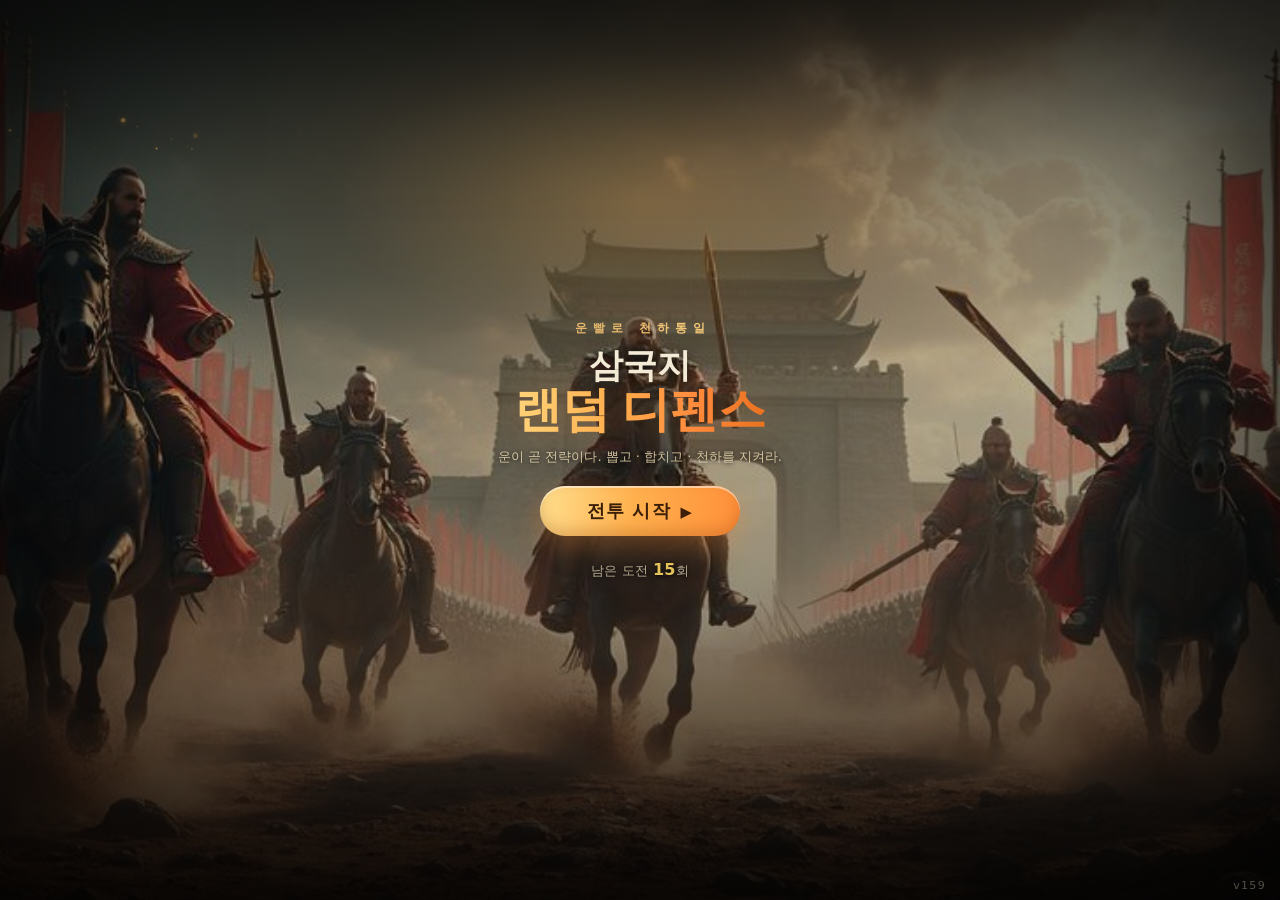
<file: index.html>
<!DOCTYPE html>
<html lang="ko" style="background:#0b0a08">
<head>
  <meta charset="utf-8">
  <meta name="viewport" content="width=device-width, initial-scale=1, maximum-scale=1, user-scalable=no, viewport-fit=cover">
  <meta name="theme-color" content="#171310">
  <meta name="color-scheme" content="dark">
  <meta name="mobile-web-app-capable" content="yes">
  <meta name="apple-mobile-web-app-capable" content="yes">
  <meta name="apple-mobile-web-app-status-bar-style" content="black-translucent">
  <title>삼국지 랜덤 디펜스</title>
  <link rel="manifest" href="manifest.json">
  <link rel="icon" href="assets/icon-192.png" type="image/png">
  <link rel="apple-touch-icon" href="assets/icon-192.png">
  <link rel="stylesheet" href="css/base.css">
  <link rel="stylesheet" href="css/screens.css">
  <link rel="stylesheet" href="css/effects.css">
</head>
<body>
  <!-- v117: 세로로 들어도 게임을 90° 돌려 항상 가로로 띄운다(강제 가로). 회전 요청 화면 제거. -->
  <div id="viewport">
    <div id="app">
      <header id="resource-bar"></header>
      <main id="screen-root"></main>
      <nav id="tab-bar"></nav>
    </div>
    <div id="fx-layer"></div>
    <div id="modal-root"></div>
  </div>
  <script type="module" src="js/main.js"></script>
</body>
</html>
</file>
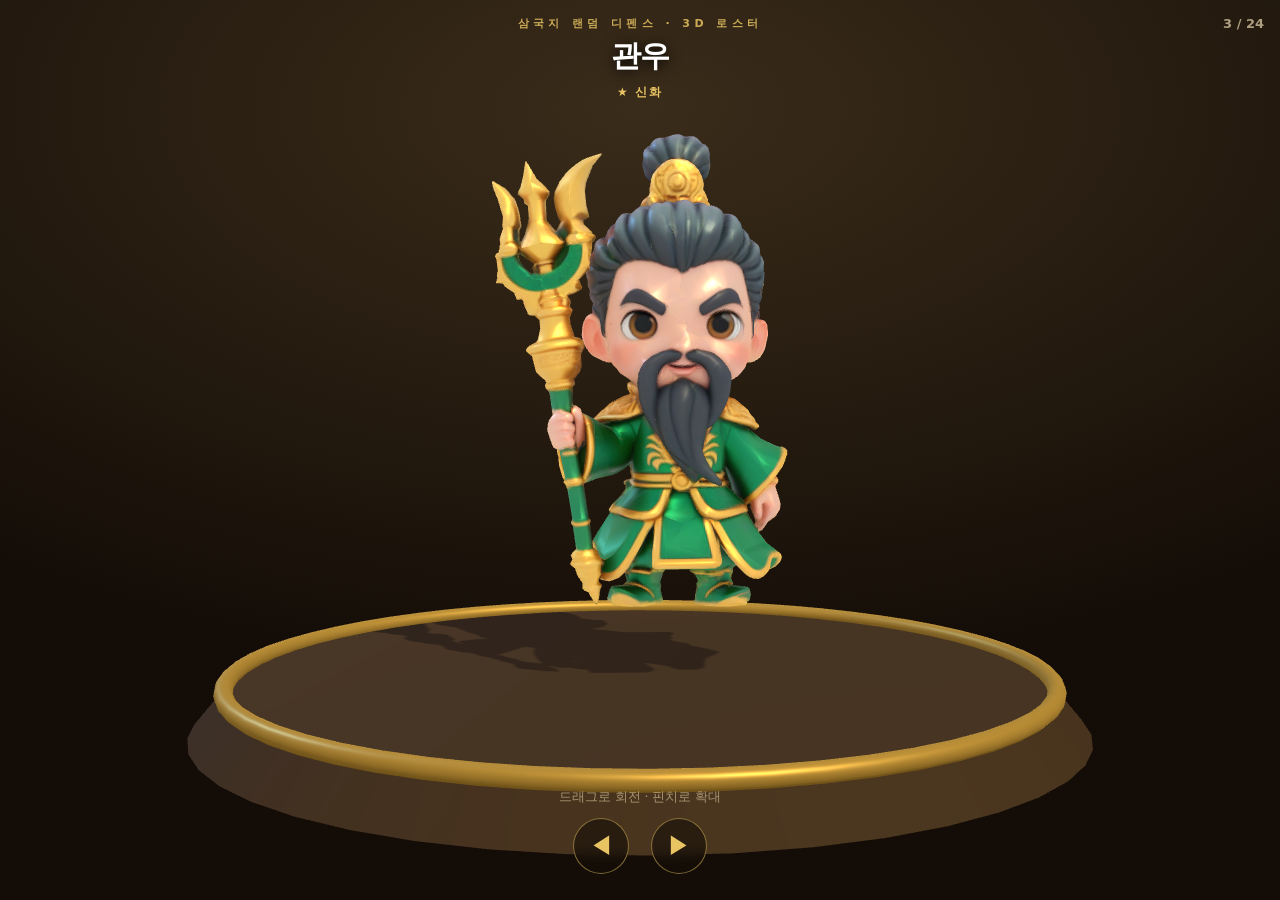
<file: 3d-preview.html>
<!doctype html><html lang="ko"><head>
<meta charset="utf-8"><meta name="viewport" content="width=device-width,initial-scale=1,maximum-scale=1,user-scalable=no">
<title>삼국지 3D 로스터</title>
<style>
  :root{--gold:#e8c463}
  *{margin:0;box-sizing:border-box;-webkit-tap-highlight-color:transparent}
  html,body{height:100%;background:radial-gradient(120% 90% at 50% 12%,#3a2c1a,#140d07 70%);overflow:hidden;font-family:system-ui,'Malgun Gothic',sans-serif;touch-action:none;user-select:none}
  #c{position:fixed;inset:0;width:100vw;height:100vh;display:block}
  .top{position:fixed;top:calc(env(safe-area-inset-top) + 16px);left:0;right:0;text-align:center;pointer-events:none;z-index:2}
  .eyebrow{color:var(--gold);letter-spacing:.4em;font-size:11px;font-weight:700;opacity:.85}
  .name{color:#fff;font-size:30px;font-weight:800;margin-top:5px;text-shadow:0 2px 14px #000;letter-spacing:-.5px}
  .rar{display:inline-block;margin-top:7px;font-size:12px;font-weight:700;color:var(--gold);letter-spacing:.15em}
  .count{position:fixed;top:calc(env(safe-area-inset-top) + 16px);right:16px;color:#e9d7b0;font-size:13px;font-weight:700;opacity:.7;z-index:2}
  .nav{position:fixed;bottom:calc(env(safe-area-inset-bottom) + 26px);left:0;right:0;display:flex;justify-content:center;align-items:center;gap:22px;z-index:3}
  .arw{width:56px;height:56px;border-radius:50%;border:1.5px solid rgba(232,196,99,.5);background:rgba(20,14,8,.6);color:var(--gold);font-size:24px;display:flex;align-items:center;justify-content:center;cursor:pointer;backdrop-filter:blur(6px)}
  .arw:active{transform:scale(.92);background:rgba(232,196,99,.2)}
  .hint{position:fixed;bottom:calc(env(safe-area-inset-bottom) + 94px);left:0;right:0;text-align:center;color:#c9b48c;font-size:12.5px;z-index:2;pointer-events:none;opacity:.75}
  .status{position:fixed;top:50%;left:0;right:0;transform:translateY(-50%);text-align:center;color:#e9d7b0;font-size:15px;z-index:1}
  .spin{display:inline-block;width:20px;height:20px;border:2px solid #ffffff33;border-top-color:var(--gold);border-radius:50%;vertical-align:-4px;margin-right:8px;animation:s .8s linear infinite}
  @keyframes s{to{transform:rotate(360deg)}}
</style></head>
<body>
<canvas id="c"></canvas>
<div class="top"><div class="eyebrow">삼국지 랜덤 디펜스 · 3D 로스터</div><div class="name" id="nm">—</div><div class="rar" id="rr"></div></div>
<div class="count" id="ct"></div>
<div class="status" id="st"></div>
<div class="hint">드래그로 회전 · 핀치로 확대</div>
<div class="nav"><button class="arw" id="prev">◀</button><button class="arw" id="next">▶</button></div>
<script type="module">
import * as THREE from './js/vendor/three.module.js';
import { GLTFLoader } from './js/vendor/GLTFLoader.js';
import { OrbitControls } from './js/vendor/OrbitControls.js';
import { HEROES, RARITY } from './js/data/heroes.js';

const ROSTER = HEROES.map(h => ({ id: h.id, name: h.name, rar: RARITY[h.rarity]?.name || '' }));
let idx = ROSTER.findIndex(h => h.id === 'guanyu'); if (idx < 0) idx = 0;

const cv = document.getElementById('c');
const renderer = new THREE.WebGLRenderer({ canvas: cv, antialias: true, alpha: true });
renderer.setClearAlpha(0); renderer.setPixelRatio(Math.min(2, devicePixelRatio || 1)); renderer.outputColorSpace = THREE.SRGBColorSpace;
renderer.shadowMap.enabled = true; renderer.shadowMap.type = THREE.PCFSoftShadowMap;
const scene = new THREE.Scene();
const cam = new THREE.PerspectiveCamera(38, 1, 0.1, 100); cam.position.set(0, 1.4, 6.5);
scene.add(new THREE.HemisphereLight(0xfff1da, 0x40301c, 1.25));
const key = new THREE.DirectionalLight(0xffe6b4, 1.7); key.position.set(3, 6, 5); key.castShadow = true;
key.shadow.mapSize.set(1024, 1024); key.shadow.camera.near = 1; key.shadow.camera.far = 20;
key.shadow.camera.left = -4; key.shadow.camera.right = 4; key.shadow.camera.top = 5; key.shadow.camera.bottom = -3; scene.add(key);
const fill = new THREE.DirectionalLight(0x88bbff, 0.5); fill.position.set(-4, 3, -3); scene.add(fill);
const disc = new THREE.Mesh(new THREE.CylinderGeometry(1.9, 2.05, 0.18, 48), new THREE.MeshStandardMaterial({ color: 0x4a3826, roughness: 0.85 }));
disc.position.y = -0.09; disc.receiveShadow = true; scene.add(disc);
const ring = new THREE.Mesh(new THREE.TorusGeometry(1.9, 0.04, 12, 60), new THREE.MeshStandardMaterial({ color: 0xe8c463, emissive: 0x6b4e16, roughness: 0.4, metalness: 0.6 }));
ring.rotation.x = Math.PI / 2; ring.position.y = 0.02; scene.add(ring);

const controls = new OrbitControls(cam, renderer.domElement);
controls.enableDamping = true; controls.dampingFactor = 0.08; controls.enablePan = false;
controls.minDistance = 3; controls.maxDistance = 10; controls.maxPolarAngle = Math.PI * 0.52;
controls.target.set(0, 1.05, 0); controls.autoRotate = true; controls.autoRotateSpeed = 1.0;

const loader = new GLTFLoader();
let current = null, token = 0;
const H0 = 2.3;
function load(i) {
  idx = (i + ROSTER.length) % ROSTER.length;
  const h = ROSTER[idx];
  document.getElementById('nm').textContent = h.name;
  document.getElementById('rr').textContent = h.rar ? '★ ' + h.rar : '';
  document.getElementById('ct').textContent = (idx + 1) + ' / ' + ROSTER.length;
  const my = ++token;
  const st = document.getElementById('st');
  st.innerHTML = '<span class="spin"></span>불러오는 중…';
  loader.load('./assets/models/' + h.id + '.glb', (g) => {
    if (my !== token) return;
    if (current) { scene.remove(current); }
    const m = g.scene;
    const box = new THREE.Box3().setFromObject(m); const sz = box.getSize(new THREE.Vector3());
    m.scale.setScalar(H0 / (sz.y || 1)); m.updateWorldMatrix(true, true);
    const b2 = new THREE.Box3().setFromObject(m); const c = b2.getCenter(new THREE.Vector3());
    m.position.x -= c.x; m.position.z -= c.z; m.position.y -= b2.min.y;
    m.traverse(o => { if (o.isMesh) o.castShadow = true; });
    scene.add(m); current = m; st.textContent = '';
    controls.target.set(0, H0 * 0.46, 0); cam.position.set(0, H0 * 0.55, H0 * 2.7); controls.update();
  }, undefined, () => {
    if (my !== token) return;
    if (current) { scene.remove(current); current = null; }
    st.innerHTML = '🛠️ 3D 생성 대기 중<br><span style="font-size:12px;opacity:.7">잠시 후 다시 열어보세요</span>';
  });
}
document.getElementById('prev').onclick = () => load(idx - 1);
document.getElementById('next').onclick = () => load(idx + 1);
addEventListener('keydown', e => { if (e.key === 'ArrowLeft') load(idx - 1); if (e.key === 'ArrowRight') load(idx + 1); });
function resize() { const w = innerWidth, h = innerHeight; renderer.setSize(w, h, false); cam.aspect = w / h; cam.updateProjectionMatrix(); }
addEventListener('resize', resize); resize();
renderer.setAnimationLoop(() => { controls.update(); renderer.render(scene, cam); });
load(idx);
</script>
</body></html>
</file>
<file: css/base.css>
/* 기본 토큰과 뼈대 — 옻칠 먹빛 바탕, 한지 아이보리 글자, 금박 강조.
   시그니처: 장수 이름 세로쓰기 깃발(족자꼴 카드) */

:root {
  --ink-950: #12100c;
  --ink-900: #171310;
  --ink-800: #201b15;
  --ink-700: #2b241c;
  --ink-600: #3a3128;
  --line: #362e24;

  --paper: #efe6d2;
  --paper-dim: #b9ad94;
  --paper-faint: #938b7c; /* 대비 상향 — 어두운 먹빛 위에서도 읽히게 (4-3) */

  --gold: #c9a227;
  --gold-bright: #e4c55c;
  --jade: #7fa98e;
  --alert: #d08573;

  /* ── 주요 행동(Primary CTA) — 단 하나의 강조색: 주홍(朱). 금과 명확히 구분 (v58) ── */
  --cta: #d8722e;
  --cta-bright: #ec9450;
  --cta-deep: #a94e1d;
  --cta-ink: #2a1408;
  --cta-tint: rgba(216, 114, 46, 0.22);
  --cta-veil: rgba(216, 114, 46, 0.12);

  /* 등급 배지 소프트 틴트 배경 — 기존 --r1..r5(텍스트색)과 짝 */
  --r1-bg: rgba(154, 145, 134, 0.14);
  --r2-bg: rgba(111, 155, 114, 0.16);
  --r3-bg: rgba(107, 139, 192, 0.18);
  --r4-bg: rgba(156, 107, 192, 0.18);
  --r5-bg: rgba(201, 162, 39, 0.20);
  --r6-bg: rgba(95, 227, 255, 0.22);

  /* 세력 — 전통 안료 톤 (깃발 위/아래 색) */
  --wei-a: #56749f;  --wei-b: #394f6e;  --wei-t: #8fa9ce;
  --shu-a: #567f52;  --shu-b: #3a5738;  --shu-t: #8fbb8a;
  --wu-a: #a85048;   --wu-b: #713631;   --wu-t: #d68f88;
  --free-a: #7e7668; --free-b: #575143; --free-t: #b3a996;

  /* 등급 */
  --r1: #9a9186;
  --r2: #6f9b72;
  --r3: #6b8bc0;
  --r4: #9c6bc0;
  --r5: #c9a227;
  --r6: #5fe3ff;

  /* 2026-07-22 수석: 전 화면 글씨체 맑은 고딕으로 통일(캐릭터명 등 명조 혼용 제거). */
  --font: 'Malgun Gothic', '맑은 고딕', 'Apple SD Gothic Neo', 'Noto Sans KR', system-ui, sans-serif;
  /* 제목도 동일 고딕(별도 display 서체 폐지 — 통일성). 변수는 호환 위해 유지. */
  --font-display: 'Malgun Gothic', '맑은 고딕', 'Apple SD Gothic Neo', 'Noto Sans KR', system-ui, sans-serif;

  --ease-spring: cubic-bezier(0.34, 1.56, 0.64, 1); /* 눌렀을 때 탄성 */
  --ease-out: cubic-bezier(0.22, 1, 0.36, 1);
  --nav-height: 64px;
  /* 가로 전환(v114) — 오른쪽 버튼 레일 + 왼쪽 정보 패널 폭 */
  --rail-w: 128px;   /* 오른쪽 5버튼 세로 레일 */
  --info-w: 176px;   /* 왼쪽 영웅정보 패널 */
}

* { margin: 0; padding: 0; box-sizing: border-box; }

html, body { height: 100%; }

body {
  font-family: var(--font);
  background: #0b0a08;
  color: var(--paper);
  -webkit-font-smoothing: antialiased;
  user-select: none;
  -webkit-user-select: none;
  -webkit-touch-callout: none;
  -webkit-tap-highlight-color: transparent;
  overflow: hidden;
  overscroll-behavior: none;
}

button, .tab, .hero-row, .codex-card { touch-action: manipulation; } /* 더블탭 확대 지연 제거 */

:focus-visible { outline: 2px solid var(--gold-bright); outline-offset: 2px; }

/* ── 강제 가로 뷰포트 (v117) — 세로로 들면 90° 회전해 가로로 채운다. 크기는 JS가 픽셀로 지정 ── */
#viewport { position: relative; width: 100%; height: 100dvh; overflow: hidden; }
body.force-rotate #viewport {
  position: fixed; top: 0; left: 100vw;
  transform-origin: top left; transform: rotate(90deg);
  /* width(=가로폭)=화면높이, height=화면폭 — main.js가 innerWidth/Height로 px 지정 */
}

/* ── 앱 틀: 가로 화면 기준, 데스크톱은 중앙 배치 ── */

#app {
  position: relative;
  max-width: 960px; /* v114 가로 — 넓은 가로 캔버스 */
  height: 100%;     /* v117 — #viewport(회전 포함)를 채운다 */
  margin: 0 auto;
  display: grid;
  grid-template-rows: auto 1fr;
  background:
    repeating-linear-gradient(0deg, rgba(239, 230, 210, 0.014) 0 1px, transparent 1px 3px),
    radial-gradient(130% 75% at 50% -5%, #1c1611 0%, #0e0c09 55%, #0b0a08 100%),
    radial-gradient(70% 45% at 50% 108%, rgba(201, 162, 39, 0.05), transparent 70%),
    var(--ink-900);
  box-shadow: 0 0 0 1px var(--line);
  overflow: hidden;
}

#screen-root {
  overflow-y: auto;
  scrollbar-width: none;
  /* v114 가로 — 5버튼이 오른쪽 세로 레일이라, 내용이 그 밑으로 가지 않게 오른쪽 여백 확보 */
  padding-right: calc(var(--rail-w) + max(env(safe-area-inset-right), 0px));
}
#screen-root::-webkit-scrollbar { display: none; }

/* ── 자원 막대 ── */

#resource-bar {
  display: flex;
  align-items: center;
  gap: 12px;
  padding: calc(12px + max(env(safe-area-inset-top), var(--safe-t, 0px))) 18px 12px;
  border-bottom: 1px solid var(--line);
  background: var(--ink-950);
}
/* 순수 아케이드 — 상단 옥구슬 바 제거. 비었을 땐 노치용 안전여백만 남기고 시각적으로 사라진다. */
#resource-bar:empty {
  padding: max(env(safe-area-inset-top), var(--safe-t, 0px)) 0 0;
  border-bottom: none;
  background: transparent;
}

/* 재화 알약 — 금속 아이콘 + 눌린 홈 (감사 처방 #2) */
.resource {
  display: flex;
  align-items: center;
  gap: 7px;
  padding: 5px 11px 5px 7px;
  border-radius: 999px;
  background: linear-gradient(180deg, #241d14, #16110b);
  border: 1px solid #3a3128;
  box-shadow: inset 0 1px 0 rgba(239, 230, 210, 0.06), 0 1px 2px rgba(0, 0, 0, 0.45);
  font-variant-numeric: tabular-nums;
}
.resource svg { width: 17px; height: 17px; flex: none; }
.resource b { font-size: 15px; font-weight: 700; letter-spacing: -0.01em; }
.res-label { font-size: 11px; color: var(--paper-faint); }
.res-plus {
  position: relative;
  appearance: none;
  border: 0;
  width: 21px;
  height: 21px;
  margin: -2px -5px -2px 2px;
  border-radius: 50%;
  background: linear-gradient(180deg, var(--gold-bright), var(--gold));
  color: #221b0c;
  font-size: 14px;
  font-weight: 800;
  line-height: 1;
  cursor: pointer;
  box-shadow: inset 0 1px 0 rgba(250, 245, 232, 0.4);
}
/* 시각 크기는 유지, 실터치 45px로 넓힌다 (2-14) */
.res-plus::before { content: ''; position: absolute; inset: -12px; border-radius: 50%; }
.res-plus:active { transform: scale(0.9); }

.goals-btn {
  position: relative;
  margin-left: auto;
  appearance: none;
  background: none;
  border: 1px solid var(--ink-600);
  border-radius: 4px;
  min-width: 44px;
  min-height: 44px; /* 44px 터치 타깃 (4-5) */
  display: inline-flex;
  align-items: center;
  justify-content: center;
  color: var(--paper-dim);
  cursor: pointer;
}
.goals-btn svg { width: 18px; height: 18px; }
/* 배지 = '지금 할 일' 개수 (2-15) */
.goals-badge {
  position: absolute;
  top: -5px;
  right: -5px;
  min-width: 16px;
  height: 16px;
  padding: 0 4px;
  border-radius: 8px;
  background: var(--gold-bright);
  color: #221b0c;
  font-size: 10px;
  font-weight: 800;
  line-height: 16px;
  text-align: center;
  box-shadow: 0 0 6px rgba(228, 197, 92, 0.55);
}

/* ── 하단 탭 ── */

#tab-bar {
  /* v114 가로 — 오른쪽 세로 레일(소환·단련·합성·반환·도박) */
  position: absolute;
  right: 0;
  top: 0;
  bottom: 0;
  width: calc(var(--rail-w) + max(env(safe-area-inset-right), 0px));
  z-index: 30;
  display: grid;
  grid-template-rows: repeat(5, 1fr);
  gap: 6px;
  /* 2026-07-22 수석: 첫/마지막 버튼이 화면 위·아래 모서리에 붙어 잘리던 것 방지 — 상/하 고정 여백 추가.
     (강제 가로 뷰포트라 env(safe-area)가 불안정 → 고정 px로 안쪽에 들이밈) */
  padding: calc(14px + max(env(safe-area-inset-top), var(--safe-t, 0px))) calc(6px + max(env(safe-area-inset-right), 0px)) calc(14px + max(env(safe-area-inset-bottom), var(--safe-b, 0px))) 0;
  background: rgba(16, 13, 10, 0.86);
  backdrop-filter: blur(14px);
  -webkit-backdrop-filter: blur(14px);
  border-left: 1px solid rgba(239, 230, 210, 0.08);
}

.tab {
  position: relative;
  appearance: none;
  background: none;
  border: 0;
  min-height: var(--nav-height);
  display: flex;
  flex-direction: column;
  align-items: center;
  justify-content: center;
  gap: 3px;
  color: var(--paper-faint);
  font-family: inherit;
  font-size: 9.5px; /* 7칸 수용 — 살짝 작게 */
  letter-spacing: 0.02em;
  cursor: pointer;
  transition: color 0.2s var(--ease-out);
}
.tab svg {
  width: 19px;
  height: 19px;
  transition: transform 0.25s var(--ease-spring);
}
.tab span { white-space: nowrap; }
/* 액션 버튼(소환/단련/합성/반환/도박) — 금빛 브라스 타일로 '누르고 싶게' (v96 디자인 고도화) */
.tab.act {
  position: relative; overflow: hidden;
  /* 2026-07-22 수석: 5버튼(특히 마지막 주사위)이 화면 아래로 잘리던 것 — min-height 강제 해제 + 세로 마진 제거로
     그리드 1fr 행이 뷰포트 높이에 맞춰 줄어들게(항상 5칸이 다 들어옴). */
  min-height: 0;
  margin: 0 8px; border-radius: 13px; gap: 4px; /* v114 세로 레일 */
  background: linear-gradient(180deg, #574328 0%, #3b2d1b 52%, #241a10 100%);
  border: 1px solid rgba(228, 197, 92, 0.3); color: #f0e6cf;
  box-shadow: inset 0 1.5px 0 rgba(255, 240, 208, 0.16), inset 0 -8px 14px rgba(0, 0, 0, 0.3), 0 3px 7px rgba(0, 0, 0, 0.45);
  transition: transform 0.12s var(--ease-out), box-shadow 0.15s, border-color 0.15s, background 0.15s;
}
.tab.act::before { content: ''; position: absolute; left: 0; right: 0; top: 0; height: 45%; background: linear-gradient(180deg, rgba(255, 245, 220, 0.14), transparent); pointer-events: none; }
.tab.act svg { width: 20px; height: 20px; color: var(--gold-bright); }
.tab.act span { color: #f0e6cf; font-weight: 700; letter-spacing: 0.02em; }
.tab.act:active {
  transform: translateY(1px) scale(0.95);
  background: linear-gradient(180deg, rgba(228, 197, 92, 0.24), rgba(120, 90, 40, 0.32));
  border-color: rgba(228, 197, 92, 0.55);
  box-shadow: inset 0 2px 6px rgba(0, 0, 0, 0.45), 0 0 11px rgba(228, 197, 92, 0.28);
}
/* '합성 가능' 배지 — 우상단 금점 */
/* 소환 버튼 천장 카운터 — 남은 뽑기 수 상시 표기(헌장 #3), 임박(≤8)하면 금빛 */
.tab .nav-pity {
  font-style: normal; font-size: 8.5px; font-weight: 700; letter-spacing: 0.04em;
  color: rgba(240, 230, 207, 0.55); margin-top: 1px;
}
.tab .nav-pity.near { color: var(--gold-bright, #e9c76a); text-shadow: 0 0 6px rgba(233, 199, 106, 0.5); }
.tab .nav-badge {
  position: absolute; top: 6px; right: calc(50% - 15px);
  width: 6px; height: 6px; border-radius: 50%;
  background: var(--gold-bright); box-shadow: 0 0 5px rgba(228, 197, 92, 0.7);
}
.tab .nav-badge[hidden] { display: none; }
/* 프렙에 병력 0이면 '소환'을 강조 — 맥동 */
.tab.nudge { color: var(--cta-bright); animation: tab-nudge 1s ease-in-out infinite; }
@keyframes tab-nudge { 0%, 100% { transform: none; } 50% { transform: translateY(-2px); } }
.tab:active svg { transform: scale(0.88); }
.tab.active { color: var(--gold-bright); }
.tab.active svg { transform: translateY(-1px) scale(1.08); }
.tab.active::before {
  content: '';
  position: absolute;
  top: 0;
  left: 50%;
  transform: translateX(-50%);
  width: 28px;
  height: 2px;
  background: var(--gold);
  animation: tab-mark 0.3s var(--ease-spring);
}
@keyframes tab-mark {
  from { width: 4px; opacity: 0; }
}

/* ── 버튼 ── */

.btn {
  appearance: none;
  font-family: inherit;
  cursor: pointer;
  background: var(--ink-700);
  color: var(--paper);
  border: 1px solid var(--ink-600);
  border-radius: 6px;
  padding: 8px 16px;
  min-height: 44px;
  font-size: 14px;
  font-weight: 600;
  display: inline-flex;
  flex-direction: column;
  align-items: center;
  justify-content: center;
  gap: 2px;
  transition: transform 0.22s var(--ease-spring), filter 0.15s ease, border-color 0.2s ease;
}
.btn:active { transform: scale(0.95); }
.btn span { font-size: 11px; font-weight: 500; color: var(--paper-dim); }
.btn.primary {
  /* 2026-07-23 감사: CTA 색 통일 — 타이틀·재도전과 같은 앰버 램프(주홍 이원화 폐지) */
  background: linear-gradient(96deg, #ffdf8e 0%, #ffb14e 46%, #ff8f3a 100%);
  border-color: transparent;
  color: #3a1e08;
  box-shadow: inset 0 1.5px 0 rgba(255, 255, 255, 0.45), 0 2px 12px rgba(255, 140, 50, 0.32);
  text-shadow: none;
}
.btn.primary span { color: rgba(42, 20, 8, 0.72); }
.btn.danger { background: transparent; border-color: #6e3b33; color: var(--alert); }
.btn:disabled { opacity: 0.4; cursor: default; }
.btn:disabled:active { transform: none; }

/* ── 영웅 초상 (assets/heroes/{id}.png) ── */

.portrait {
  display: block;
  object-fit: cover;
  background: var(--ink-950);
  user-select: none;
  -webkit-user-drag: none;
}
/* 미보유 실루엣 — 깨진 썸네일이 아니라 "그림자 속 인물"로 보이게 (심사 #2) */
.portrait.silhouette {
  filter: brightness(0.18) saturate(0) contrast(1.05) blur(0.6px) drop-shadow(0 0 3px rgba(239, 230, 210, 0.22));
}

/* ── 시그니처: 깃발 (초상 + 이름) ── */

.hero-flag {
  position: relative;
  width: 58px;
  height: 92px;
  flex: none;
  display: flex;
  flex-direction: column;
  align-items: center;
  gap: 3px;
  padding-top: 6px;
  clip-path: polygon(0 0, 100% 0, 100% 84%, 50% 100%, 0 84%);
  background: linear-gradient(175deg, var(--flag-a, var(--ink-600)), var(--flag-b, var(--ink-700)));
  border-top: 3px solid rgba(239, 230, 210, 0.28);
}

.f-wei  { --flag-a: var(--wei-a);  --flag-b: var(--wei-b);  }
.f-shu  { --flag-a: var(--shu-a);  --flag-b: var(--shu-b);  }
.f-wu   { --flag-a: var(--wu-a);   --flag-b: var(--wu-b);   }
.f-free { --flag-a: var(--free-a); --flag-b: var(--free-b); }

.flag-portrait {
  width: 44px;
  height: 46px;
  border-radius: 5px;
  border: 1px solid rgba(0, 0, 0, 0.3);
}
.flag-name {
  font-weight: 700;
  font-size: 11px;
  letter-spacing: 0.08em;
  color: rgba(250, 245, 232, 0.95);
  text-shadow: 0 1px 2px rgba(0, 0, 0, 0.35);
}
.flag-level {
  position: absolute;
  bottom: 12px;
  font-size: 10px;
  font-variant-numeric: tabular-nums;
  color: rgba(250, 245, 232, 0.75);
}

.hero-flag.empty {
  background: none;
  border: 1px dashed var(--ink-600);
  border-top: 1px dashed var(--ink-600);
}
.hero-flag.empty .flag-name {
  color: var(--paper-faint);
  font-weight: 500;
  font-size: 12px;
}

/* ── 등급 표기 ── */

.rarity, .codex-rarity, .pull-rarity { font-style: normal; }
.r1 { color: var(--r1); }
.r2 { color: var(--r2); }
.r3 { color: var(--r3); }
.r4 { color: var(--r4); }
.r5 { color: var(--r5); }

/* ── 모달 ── */

/* 모달 — 아래에서 밀려 올라오는 시트 */
.modal-backdrop {
  position: fixed;
  inset: 0;
  z-index: 400; /* 설정 오버레이(120) 등 위로 — 확인 모달이 가려지지 않게(리셋 무반응 버그 수리) */
  display: flex;
  align-items: center; /* v121 가로 — 하단 시트 대신 중앙 정렬 */
  justify-content: center;
  /* 검정 위 검정 방지 — 따뜻한 비네트로 시트에 시선을 모은다 */
  background: radial-gradient(120% 85% at 50% 100%, rgba(30, 21, 12, 0.55), rgba(6, 5, 4, 0.84));
  -webkit-backdrop-filter: blur(2px);
  backdrop-filter: blur(2px);
  animation: backdrop-in 0.25s ease-out;
}

.modal-panel {
  position: relative;
  width: 92%;
  max-width: 460px;
  max-height: 84%; /* 상하 여백 확보 — 화면 끝에 붙어 '더 있음'이 안 보이던 것(검증 2026-07-23) */
  overflow-y: auto;
  background: linear-gradient(180deg, #2a2318, #201b15);
  border: 1px solid var(--ink-600);
  border-radius: 18px;
  padding: 24px 20px;
  animation: sheet-up 0.32s var(--ease-out);
}
.modal-panel::before {
  content: '';
  position: absolute;
  top: 9px;
  left: 50%;
  transform: translateX(-50%);
  width: 40px;
  height: 4px;
  border-radius: 2px;
  background: var(--ink-600);
}
.modal-panel::after {
  content: '';
  position: absolute;
  top: 0;
  left: 18px;
  right: 18px;
  height: 2px;
  border-radius: 0 0 2px 2px;
  background: linear-gradient(90deg, transparent, rgba(201, 162, 39, 0.55), transparent);
}

@keyframes backdrop-in {
  from { opacity: 0; }
}
@keyframes sheet-up {
  0%   { transform: translateY(52px); opacity: 0.3; }
  72%  { transform: translateY(-5px); opacity: 1; } /* 살짝 지나쳤다가 — 탄성 */
  100% { transform: translateY(0); }
}

/* 통일된 닫기(✕) — 모든 모달 우상단(수석 2026-07-22). 44px 터치 타깃. */
.modal-x {
  position: absolute; top: 10px; right: 10px; z-index: 3;
  width: 34px; height: 34px; display: flex; align-items: center; justify-content: center;
  border: 1px solid var(--ink-600); border-radius: 50%;
  background: rgba(20, 16, 10, 0.6); color: var(--paper-dim);
  font-size: 15px; line-height: 1; cursor: pointer; padding: 0;
  transition: background 0.15s, color 0.15s, transform 0.1s;
}
.modal-x:hover { background: rgba(201, 162, 39, 0.25); color: var(--paper); }
.modal-x:active { transform: scale(0.9); }
.modal-title { font-size: 17px; font-weight: 800; margin-bottom: 10px; padding-right: 34px; }
.modal-body { font-size: 13.5px; color: var(--paper-dim); line-height: 1.6; }
.modal-body b { color: var(--paper); }
.modal-actions { display: flex; gap: 8px; margin-top: 18px; }
.modal-actions .btn { flex: 1; min-height: 52px; } /* CTA가 하단을 꽉 채운다 — 겹침 불가·엄지 친화 */

/* 목표 모달 */
.goals-body { max-height: 56vh; overflow-y: auto; }
.q-head {
  font-size: 11px;
  letter-spacing: 0.18em;
  color: var(--gold);
  margin: 14px 0 8px;
  font-weight: 600;
}
.q-head:first-child { margin-top: 0; }
.q-list { list-style: none; display: flex; flex-direction: column; gap: 8px; }
.q-row {
  display: flex;
  align-items: center;
  justify-content: space-between;
  gap: 10px;
  border: 1px solid var(--ink-700);
  padding: 9px 11px;
}
.q-row.claimed { opacity: 0.45; }
.q-info { display: flex; flex-direction: column; gap: 2px; min-width: 0; }
.q-info b { font-size: 13px; }
.q-blurb { font-size: 10.5px; color: var(--paper-faint); }
.q-progress { font-size: 11.5px; color: var(--paper-dim); font-variant-numeric: tabular-nums; flex: none; }
/* 열전 첫 열람 보상 예고 (3-5) */
.q-reward { display: block; font-size: 10px; color: var(--gold); margin-top: 2px; }
/* '한 명만 남음' — 금빛으로 '조금만 더' (3-5) */
.q-progress.almost { color: var(--gold-bright); font-weight: 700; }
/* 도감 카드는 탭 가능 — 커서·눌림 (3-6) */
.codex-card { cursor: pointer; }
.q-done { font-size: 11px; color: var(--paper-faint); flex: none; }
/* .btn(44px)를 낮추는 죽은 오버라이드 제거 — 받기 버튼도 44px (4-5) */
.q-claim { min-width: 74px; flex: none; }

/* 설정 토글·세이브 상자 */
.btn.toggle { min-width: 64px; min-height: 44px; padding: 4px 12px; } /* 44px 터치 (4-5) */
.btn.toggle.on { border-color: rgba(201, 162, 39, 0.5); color: var(--gold-bright); }
.save-box {
  width: 100%;
  min-height: 110px;
  margin-top: 10px;
  background: var(--ink-950);
  border: 1px solid var(--ink-600);
  color: var(--paper-dim);
  font-family: inherit;
  font-size: 10.5px;
  padding: 8px;
  resize: vertical;
  user-select: text;
  -webkit-user-select: text;
}

.offline-body { text-align: center; padding: 6px 0 2px; }
.offline-coins {
  margin-top: 16px;
  display: flex;
  align-items: baseline;
  justify-content: center;
  gap: 8px;
}
.offline-coins b {
  font-size: 32px;
  font-weight: 800;
  color: var(--gold-bright);
  font-variant-numeric: tabular-nums;
  letter-spacing: -0.01em;
}
.offline-coins span { font-size: 13px; color: var(--paper-dim); }
.offline-sub { margin-top: 12px; font-size: 11.5px; color: var(--paper-faint); }

/* ── 활성 탭 글로우 (감사 처방 #10) ── */
.tab { position: relative; }
.tab.active svg { filter: drop-shadow(0 0 6px rgba(228, 197, 92, 0.45)); }
.tab.active::after {
  content: '';
  position: absolute;
  top: 4px;
  left: 50%;
  width: 34px;
  height: 34px;
  margin-left: -17px;
  border-radius: 50%;
  background: radial-gradient(circle, rgba(228, 197, 92, 0.16), transparent 70%);
  pointer-events: none;
}
.tab.active span { font-weight: 800; }

/* ── 제목은 명조 — 사극의 무게 (2026-07-19 비주얼 개편) ── */
.stage-name,
.screen-head h2,
.modal-title,
.lb-name,
.pf-name,
.gacha-lede,
.stage-chapter,
.codex-group-head > b,
.shard-head > b {
  font-family: var(--font-display);
}
.stage-name { letter-spacing: 0.04em; }
.gacha-lede { letter-spacing: 0.12em; }


/* 모달이 떠 있는 동안 — 하단 탭 완전 차단 (첫 프레임 UI 충돌 방지, 심사 #1) */
body.modal-open #tab-bar { visibility: hidden; }

/* ── 타이틀 화면 — '모던 프리미엄'(시안 B, 수석 선택): 앰버 그라디언트 강조 + 그라디언트 필 CTA + 태그라인 ── */
/* ※ #viewport(강제 가로) 내부라 vh/vw/safe-area 금지 → px·em·%만 사용 */
#title-screen {
  position: absolute; inset: 0; z-index: 220; overflow: hidden;
  display: flex; flex-direction: column; align-items: center; justify-content: center;
  font-family: var(--font);
  /* 2026-07-22 수석: 톤 살짝 밝게 — 아트를 덜 눌러 기병 씬이 더 보이게(상/하만 어둡게 유지해 가독성 확보). */
  background:
    linear-gradient(180deg, rgba(10, 7, 5, 0.68) 0%, rgba(10, 7, 5, 0.26) 40%, rgba(10, 7, 5, 0.44) 70%, rgba(10, 7, 5, 0.86) 100%),
    url('../assets/ui/title-art.png') center / cover no-repeat,
    #0d0906;
  animation: title-in 0.6s ease-out;
}
#title-screen.out { animation: title-out 0.55s ease-in forwards; }
@keyframes title-in { from { opacity: 0; } }
@keyframes title-out { to { opacity: 0; transform: scale(1.04); } }

.title-embers { position: absolute; inset: 0; z-index: 1; pointer-events: none; }
.title-glow {
  position: absolute; inset: 0; z-index: 1; pointer-events: none;
  background: radial-gradient(70% 48% at 50% 22%, rgba(224, 150, 60, 0.3) 0%, rgba(120, 70, 26, 0.12) 34%, transparent 62%);
}
.title-vign { position: absolute; inset: 0; z-index: 1; pointer-events: none; box-shadow: inset 0 0 150px 55px rgba(0, 0, 0, 0.7); }

.title-body {
  position: relative; z-index: 3; text-align: center; padding: 0 40px;
  display: flex; flex-direction: column; align-items: center;
  animation: title-rise 0.8s cubic-bezier(0.2, 1, 0.3, 1) both 0.1s;
}
@keyframes title-rise { from { opacity: 0; transform: translateY(14px); } }
/* 타이틀/로딩 로고 서체 — 묵직한 명조 */
.title-brand, .load-logo { font-family: 'Noto Serif KR', 'AppleMyungjo', 'Nanum Myeongjo', 'Batang', 'Times New Roman', serif; }
.title-eyebrow {
  display: block; font-style: normal; font-family: var(--font); font-size: 12px; font-weight: 700;
  letter-spacing: 0.5em; text-indent: 0.5em; color: #f0c070; opacity: 0.92; margin-bottom: 11px;
}
.title-eyebrow b { color: #ffcf7a; }
.title-brand { font-weight: 800; line-height: 1.05; letter-spacing: 0.01em; }
.title-brand .l1 { display: block; font-size: 34px; color: #f4ecd8; text-shadow: 0 2px 14px rgba(0, 0, 0, 0.7); }
/* 강조 구절 — 밝은 앰버 그라디언트(cosmic '내면 풍경'처럼) */
.title-brand .l2 {
  display: block; font-size: 48px; margin-top: 2px;
  background: linear-gradient(92deg, #ffd47a 0%, #ffae4d 40%, #ff8a3c 72%, #e9721f 100%);
  -webkit-background-clip: text; background-clip: text; color: transparent;
  filter: drop-shadow(0 3px 18px rgba(255, 150, 60, 0.3));
}
.title-tag { margin-top: 11px; font-family: var(--font); font-size: 13px; font-weight: 500; line-height: 1.5; color: #e0cfa8; opacity: 0.92; max-width: 420px; text-shadow: 0 1px 5px rgba(0, 0, 0, 0.85); }
/* 그라디언트 필 CTA */
.title-actions { position: relative; z-index: 3; display: flex; flex-direction: column; align-items: center; gap: 12px; margin-top: 20px; }
.title-start {
  position: relative; margin: 0; overflow: hidden; display: inline-flex; align-items: center; justify-content: center; gap: 10px;
  min-width: 200px; min-height: 50px; padding: 0 44px; border: none; border-radius: 999px; cursor: pointer;
  font-family: var(--font); font-weight: 800; font-size: 18px; letter-spacing: 0.06em; color: #3a1e08;
  background: linear-gradient(96deg, #ffdf8e 0%, #ffb14e 46%, #ff8f3a 100%);
  box-shadow: 0 10px 28px rgba(255, 140, 50, 0.34), inset 0 2px 0 rgba(255, 255, 255, 0.5), inset 0 -6px 14px rgba(140, 60, 10, 0.25);
  animation: cta-breathe 2.4s ease-in-out infinite;
}
.title-chev { font-size: 0.82em; }
.title-start::after {
  content: ''; position: absolute; top: 0; left: -70%; width: 45%; height: 100%; transform: skewX(-20deg);
  background: linear-gradient(90deg, transparent, rgba(255, 255, 255, 0.55), transparent);
  animation: title-sweep 3.6s ease-in-out 0.8s infinite;
}
@keyframes title-sweep { 0% { left: -70%; } 55%, 100% { left: 130%; } }
.title-plays { margin: 0; font-family: var(--font); font-size: 13px; font-weight: 500; letter-spacing: 0.08em; color: #cbb488; text-shadow: 0 1px 4px rgba(0, 0, 0, 0.85); }
.title-plays b { color: #f0c070; font-weight: 700; }
/* 이어하기(있을 때) — 아웃라인 필 */
.title-continue {
  margin: 0; min-width: 200px; min-height: 50px; border-radius: 999px; font-family: var(--font);
  font-size: 16px; font-weight: 700; letter-spacing: 0.06em; color: #f0c070;
  background: rgba(20, 14, 8, 0.5); border: 1px solid rgba(240, 192, 112, 0.5);
}
.title-actions.has-continue .title-start { min-width: 170px; min-height: 46px; font-size: 15px; animation: none; }
/* 버전 표시 */
.title-version { position: absolute; bottom: 8px; right: 14px; z-index: 3; font-size: 11px; letter-spacing: 0.12em; color: var(--paper-faint); opacity: 0.55; }

/* 작은 버튼 변형 */
.btn.small { min-height: 34px; padding: 5px 12px; font-size: 12px; font-weight: 600; }

/* 새 버전 배너 — 도착 즉시 탭 한 번으로 적용 (캐시가 여러 버전 뒤처지지 않게) */
.sw-update-banner {
  position: fixed;
  top: calc(8px + env(safe-area-inset-top));
  left: 50%;
  z-index: 200;
  display: flex;
  flex-direction: column;
  align-items: center;
  gap: 1px;
  padding: 8px 20px;
  border: 1px solid var(--cta-deep);
  border-radius: 999px;
  background: linear-gradient(160deg, var(--cta-bright), var(--cta) 60%, var(--cta-deep));
  color: var(--cta-ink);
  box-shadow: 0 4px 16px rgba(0, 0, 0, 0.4);
  transform: translateX(-50%);
  animation: sw-drop 0.4s var(--ease-out);
  cursor: pointer;
}
.sw-update-banner b { font-size: 13px; font-weight: 800; }
.sw-update-banner span { font-size: 11px; opacity: 0.82; }
@keyframes sw-drop { from { transform: translate(-50%, -22px); opacity: 0; } }

/* 업데이트 반영 직전 안내 (v80) — 화면 중앙에 잠깐 뜨고 곧 새로고침 */
.sw-applying {
  position: fixed; top: 50%; left: 50%; transform: translate(-50%, -50%);
  z-index: 300; padding: 12px 22px; border-radius: 999px;
  background: rgba(18, 16, 12, 0.92); border: 1px solid var(--gold);
  color: var(--gold-bright); font-size: 14px; font-weight: 700; letter-spacing: 0.02em;
  box-shadow: 0 6px 24px rgba(0, 0, 0, 0.5); animation: sw-applying-in 0.2s ease-out;
}
@keyframes sw-applying-in { from { opacity: 0; transform: translate(-50%, -46%); } }

/* 타이틀 '남은 도전 N회' (v83) */
.title-plays { margin-top: 12px; font-size: 13px; color: var(--paper-dim); letter-spacing: 0.02em; }
.title-plays b { color: var(--gold-bright); font-weight: 800; font-size: 16px; }
#rd-retry em { font-style: normal; font-size: 12px; opacity: 0.85; }

/* 도전 횟수 소진 → 충전 화면 (v83) */
.no-plays {
  position: fixed; inset: 0; z-index: 240;
  display: flex; align-items: center; justify-content: center; padding: 24px;
  background: radial-gradient(ellipse at 50% 40%, rgba(30, 24, 16, 0.9), rgba(8, 6, 4, 0.96));
  animation: title-in 0.25s ease-out;
}
.np-card {
  display: flex; flex-direction: column; align-items: center; gap: 12px; text-align: center;
  max-width: 300px; padding: 26px 22px; border-radius: 16px;
  background: linear-gradient(180deg, var(--ink-800), var(--ink-950)); border: 1px solid var(--ink-600);
}
.np-card b { font-family: var(--font-display); font-size: 22px; color: var(--gold-bright); }
.np-card p { font-size: 13px; color: var(--paper-dim); line-height: 1.6; }
.np-card .btn { min-width: 220px; min-height: 50px; }
.np-buy em { font-style: normal; font-size: 11px; opacity: 0.82; }

/* ── 모달 — 모던 프리미엄 패널(2026-07-23 감사: v37 금장 액자 스킨은 게임 전체 디자인 언어와
   충돌하는 유일한 '동양풍 클리셰' 잔재였다 — 다크 그라디언트+금 헤어라인으로 통일) ── */
.modal-panel {
  background: linear-gradient(180deg, #1c140b, #100b06);
  border: 1px solid rgba(247, 215, 131, 0.28);
  box-shadow: 0 24px 60px rgba(0, 0, 0, 0.6), inset 0 1px 0 rgba(255, 220, 150, 0.12);
}
.modal-panel::before { display: none; } /* 구 하단시트 손잡이 바 — 중앙 모달엔 불필요 */

/* v117: 방향 가드 폐지 — 세로로 들어도 #viewport를 90° 회전해 항상 가로로 띄운다(body.force-rotate). */
</file>
<file: css/screens.css>
/* 화면별 스타일 */

.screen {
  min-height: 100%;
  padding: 18px 18px 24px;
  animation: screen-in 0.28s var(--ease-out);
}
@keyframes screen-in {
  from { opacity: 0; transform: translateY(10px); }
}

.screen-head {
  display: flex;
  justify-content: space-between;
  align-items: baseline;
}
.screen-head h2 { font-size: 20px; font-weight: 800; letter-spacing: 0.02em; }
.head-note { font-size: 12px; color: var(--paper-faint); }
.head-note b { color: var(--paper); font-size: 15px; font-variant-numeric: tabular-nums; }
.screen-sub { font-size: 12px; color: var(--paper-faint); margin: 6px 0 16px; line-height: 1.5; }

/* ── 전투 ── */

.battle-screen {
  display: flex;
  flex-direction: column;
  gap: 14px;
  height: 100%;
  padding: 16px 0 6px;
}

.stage-plate { text-align: center; padding: 2px 18px 0; }
.stage-chapter {
  font-size: 11px;
  letter-spacing: 0.3em;
  color: var(--gold);
}
.stage-name {
  position: relative;
  display: inline-block;
  font-size: 25px;
  font-weight: 800;
  letter-spacing: -0.01em;
  margin-top: 7px;
  text-wrap: balance;
}
/* 이름 아래 붓자국 한 획 */
.stage-name::after {
  content: '';
  position: absolute;
  left: 8%;
  right: 12%;
  bottom: -6px;
  height: 3px;
  border-radius: 3px 1px 3px 1px;
  background: linear-gradient(90deg, transparent, rgba(201, 162, 39, 0.55) 18%, rgba(201, 162, 39, 0.75) 50%, rgba(201, 162, 39, 0.3) 85%, transparent);
  transform: rotate(-0.6deg);
}
.stage-step {
  font-size: 11px;
  color: var(--paper-faint);
  letter-spacing: 0.1em;
  margin-top: 5px;
  font-variant-numeric: tabular-nums;
}

.battlefield {
  position: relative;
  flex: 1;
  min-height: 180px;
  margin: 0 18px;
  border: 1px solid var(--line);
  border-radius: 10px;
  /* 장(章) 테마 배경 그림(--bg) 위에 가독성용 어둠을 얹는다. 그림이 없으면 기존 먹빛 무대 */
  background:
    linear-gradient(180deg, rgba(11, 10, 8, 0.42), rgba(11, 10, 8, 0.16) 42%, rgba(11, 10, 8, 0.55) 100%),
    var(--bg, linear-gradient(180deg, transparent 57%, rgba(58, 49, 40, 0.55) 57.5%, rgba(43, 36, 28, 0.4))) center 42% / cover no-repeat,
    var(--ink-800);
  /* 가장자리를 어둡게 눌러 무대처럼 */
  box-shadow: inset 0 0 44px rgba(6, 5, 4, 0.6);
  overflow: hidden;
  cursor: pointer;
}

/* 세로 두루마리 — 전장 이름표 (시그니처) */
.scroll-strip {
  position: absolute;
  top: 0;
  right: 16px;
  writing-mode: vertical-rl;
  text-orientation: upright;
  background: var(--ink-950);
  border: 1px solid var(--line);
  border-top: 0;
  padding: 16px 6px 20px;
  font-size: 12px;
  letter-spacing: 0.32em;
  color: var(--paper-dim);
  clip-path: polygon(0 0, 100% 0, 100% calc(100% - 10px), 50% 100%, 0 calc(100% - 10px));
}

.foe {
  position: absolute;
  left: 63%;
  bottom: 32%;
  transform: translateX(-50%);
  text-align: center;
  transition: transform 0.25s ease, opacity 0.2s ease;
}
.foe::before {
  content: '';
  position: absolute;
  left: 50%;
  bottom: 24px;
  transform: translateX(-50%);
  width: 56px;
  height: 10px;
  border-radius: 50%;
  background: rgba(6, 5, 4, 0.5);
  filter: blur(3px);
}
.foe-figure {
  width: 74px;
  display: block;
  margin: 0 auto;
  animation: idle-bob 3.2s ease-in-out infinite;
}
.foe-figure circle,
.foe-figure path {
  fill: #16120d;
  stroke: rgba(239, 230, 210, 0.16);
  stroke-width: 1;
}
.unit-name {
  margin-top: 7px;
  font-size: 12px;
  letter-spacing: 0.16em;
  color: var(--paper-dim);
}
.foe.boss .foe-figure { transform: scale(1.25); transform-origin: bottom center; }
.foe.boss .foe-name { color: var(--alert); font-weight: 700; }
.foe.boss .unit-hp {
  width: 88px;
  height: 6px;
  border-color: rgba(208, 133, 115, 0.5);
}
.foe.down { opacity: 0; transform: translateX(-50%) scale(0.9); pointer-events: none; }

/* 아군 전열 — 편성 전원이 왼쪽 아래에 선다 */
.ally-line {
  position: absolute;
  left: 4%;
  right: 30%;
  bottom: 7%;
  display: flex;
  align-items: flex-end;
  justify-content: center;
  gap: 4px;
}
.ally-unit {
  position: relative;
  flex: 0 1 56px;
  min-width: 0;
  text-align: center;
  transition: opacity 0.25s ease, filter 0.25s ease;
}
.ally-unit::before {
  content: '';
  position: absolute;
  left: 50%;
  bottom: 16px;
  transform: translateX(-50%);
  width: 38px;
  height: 7px;
  border-radius: 50%;
  background: rgba(6, 5, 4, 0.45);
  filter: blur(2px);
}
/* 아군 스프라이트 — 배경을 제거한 캐릭터가 틀 없이 전장에 선다 */
.unit-sprite {
  width: 56px;
  height: 68px;
  margin: 0 auto;
  animation: idle-bob 2.8s ease-in-out infinite;
}
.unit-face {
  width: 100%;
  height: 100%;
  object-fit: contain;
  object-position: bottom; /* 발이 땅에 닿는다 */
  background: none; /* .portrait 공통 배경을 끈다 — 투명 누끼가 그대로 보이게 */
  filter: drop-shadow(0 3px 3px rgba(6, 5, 4, 0.4));
}
.ally-unit:nth-child(2n) .unit-sprite { animation-delay: -1.1s; }
.ally-unit:nth-child(3n) .unit-sprite { animation-delay: -1.9s; }
.ally-unit-name {
  display: block;
  margin-top: 4px;
  font-size: 10px;
  letter-spacing: 0.08em;
  color: var(--paper);
  font-weight: 700;
  white-space: nowrap;
  overflow: hidden;
  text-overflow: ellipsis;
}
.ally-unit .unit-hp { width: 42px; height: 4px; margin-bottom: 4px; }
.ally-unit.down { opacity: 0.28; filter: grayscale(1); }

.battlefield.wiped { filter: saturate(0.5) brightness(0.85); }
.foe.rival .foe-name { color: var(--r4); font-weight: 700; }

/* 적 스프라이트 — 잡병은 장(章)의 병사, 숙적은 그 영웅의 모습 그대로 */
.foe .unit-sprite {
  width: 72px;
  height: 86px;
  animation: idle-bob 3.2s ease-in-out infinite;
}
/* 반전·확대는 리그 바깥 껍데기에 — 상체 관절 애니메이션과 충돌하지 않게 */
.foe .foe-sprite .rig {
  transform: scaleX(-1); /* 아군을 마주 보도록 좌우 반전 */
}
.foe.boss .foe-sprite .rig {
  transform: scaleX(-1.16) scaleY(1.16); /* 우두머리는 덩치가 크다 */
  transform-origin: bottom center;
}
.foe .rival-sprite .rig {
  filter: drop-shadow(0 3px 4px rgba(6, 5, 4, 0.45)) drop-shadow(0 0 10px rgba(169, 68, 56, 0.5));
  transform: scaleX(-1.16) scaleY(1.16); /* 숙적도 우두머리 — 크게, 붉은 기운 */
  transform-origin: bottom center;
}

/* ── 의사 리깅 — 상·하체 분리 관절 (2026-07-19) ── */
.rig {
  position: relative;
  width: 100%;
  height: 100%;
  filter: drop-shadow(0 3px 3px rgba(6, 5, 4, 0.4)); /* 그림자는 합쳐진 몸 전체에 */
}
.rig .unit-face {
  position: absolute;
  inset: 0;
  filter: none; /* 반쪽마다 그림자가 생기면 허리에 이음새가 보인다 */
}
.rig-lower { clip-path: inset(48% 0 0 0); } /* 하반신 (2% 겹침으로 이음새 방지) */
.rig-upper {
  clip-path: inset(0 0 50% 0); /* 상체 */
  transform-origin: 50% 52%;   /* 허리 관절 */
  animation: torso-sway 2.8s ease-in-out infinite;
}
@keyframes torso-sway {
  0%, 100% { transform: rotate(-2deg); }
  50%      { transform: rotate(2.4deg); }
}
/* 공격 — 상체가 뒤로 감았다가 크게 휘두른다 */
.ally-unit.jab .rig-upper { animation: torso-swing 0.18s ease-out; }
.ally-unit.dash .rig-upper { animation: torso-swing 0.3s ease-out 0.2s; }
.foe.strike .rig-upper { animation: torso-swing 0.3s ease-out 0.08s; }
@keyframes torso-swing {
  25%  { transform: rotate(-16deg); } /* 백스윙 */
  60%  { transform: rotate(24deg); }  /* 휘두름 */
  100% { transform: rotate(0deg); }
}

/* ── 지그재그 2열 진형 — 겹침 해소 + 원근 (짝수 번째가 뒷줄) ── */
.ally-line { gap: 7px; right: 27%; }
.ally-unit:nth-child(2n) {
  margin-bottom: 24px; /* 뒷줄 — 위(멀리)로 */
  z-index: 1;
}
.ally-unit:nth-child(2n) .unit-sprite {
  width: 46px;
  height: 56px;
  opacity: 0.94;
}
.ally-unit:nth-child(2n) .ally-unit-name { font-size: 9px; color: var(--paper-dim); }
.ally-unit:nth-child(2n + 1) { z-index: 3; }

/* 베기 궤적 — 타격이 눈에 보인다 */
.slash {
  position: absolute;
  left: 50%;
  top: 30%;
  width: 56px;
  height: 3px;
  margin-left: -28px;
  border-radius: 2px;
  background: linear-gradient(90deg, transparent, rgba(250, 245, 232, 0.95), transparent);
  pointer-events: none;
  animation: slash-sweep 0.28s ease-out forwards;
}
@keyframes slash-sweep {
  0%   { transform: rotate(var(--slash-rot, -24deg)) scaleX(0.25); opacity: 0; }
  30%  { opacity: 1; }
  100% { transform: rotate(var(--slash-rot, -24deg)) scaleX(1.15); opacity: 0; }
}

/* 충격 링 — 타격점에서 퍼지는 파문 */
.impact-ring {
  position: absolute;
  left: 50%;
  top: 40%;
  width: 14px;
  height: 14px;
  margin: -7px 0 0 -7px;
  border: 2px solid rgba(250, 245, 232, 0.85);
  border-radius: 50%;
  pointer-events: none;
  animation: impact-pop 0.3s ease-out forwards;
}
@keyframes impact-pop {
  to { transform: scale(3.4); opacity: 0; }
}

/* 쓰러지는 적 — 얻어맞고 붕 떴다가, 잿빛이 되어 넘어가 사라진다 */
.foe-corpse {
  pointer-events: none;
  animation: foe-death 0.7s cubic-bezier(0.25, 0.7, 0.4, 1) forwards;
}
.foe-corpse .foe-figure,
.foe-corpse .unit-sprite { animation: none; }
.foe-corpse .unit-hp,
.foe-corpse .unit-name,
.foe-corpse .slash,
.foe-corpse .impact-ring { display: none; } /* 몸만 날아간다 */
@keyframes foe-death {
  0%   { transform: translateX(-50%); opacity: 1; }
  22%  { transform: translateX(calc(-50% + 26px)) translateY(-14px) rotate(28deg); filter: brightness(1.7); }
  55%  { transform: translateX(calc(-50% + 44px)) translateY(6px) rotate(78deg); filter: grayscale(0.7); opacity: 0.9; }
  100% { transform: translateX(calc(-50% + 54px)) translateY(16px) rotate(98deg); filter: grayscale(1) brightness(0.6); opacity: 0; }
}

/* 유닛 체력 막대 */
.unit-hp {
  width: 64px;
  height: 5px;
  margin: 0 auto 6px;
  background: rgba(11, 10, 8, 0.6);
  border: 1px solid var(--line);
}
.unit-hp i {
  display: block;
  height: 100%;
  width: 100%;
  transition: width 0.15s ease;
}
.ally-hp i { background: linear-gradient(90deg, #567f52, #8fbb8a); }
.foe-hp i { background: linear-gradient(90deg, #8a3a34, #c96b5a); }

/* 합격 깃발 버튼 — 인연이 발동 중일 때만 보인다 */
.combo-btn {
  position: absolute;
  right: 10px;
  bottom: 12px;
  width: 44px; /* 44px 터치 타깃 규약 (2-5) — clip-path는 %라 자동 스케일 */
  height: 76px;
  appearance: none;
  cursor: pointer;
  background: var(--ink-800);
  border: 1px solid var(--ink-600);
  border-top: 3px solid rgba(239, 230, 210, 0.25);
  clip-path: polygon(0 0, 100% 0, 100% 88%, 50% 100%, 0 88%);
  overflow: hidden;
  padding: 0;
}
.combo-fill {
  position: absolute;
  left: 0;
  right: 0;
  bottom: 0;
  height: 0%;
  background: linear-gradient(180deg, #8a6d16, #b8952a);
  transition: height 0.2s ease;
}
.combo-label {
  position: relative;
  writing-mode: vertical-rl;
  text-orientation: upright;
  font-size: 13px;
  font-weight: 800;
  letter-spacing: 0.2em;
  color: var(--paper);
  font-family: inherit;
}
.combo-btn.ready {
  border-color: rgba(228, 197, 92, 0.7);
  animation: combo-glow 1.1s ease-in-out infinite;
}
.combo-btn.ready::after {
  content: '';
  position: absolute;
  inset: 0;
  background: linear-gradient(115deg, transparent 30%, rgba(250, 245, 232, 0.35) 50%, transparent 70%);
  transform: translateX(-100%);
  animation: sheen 1.6s ease-in-out infinite;
}
@keyframes combo-glow {
  50% { box-shadow: 0 0 16px rgba(228, 197, 92, 0.55); }
}
@keyframes sheen {
  60%, 100% { transform: translateX(100%); }
}

.tap-hint {
  position: absolute;
  bottom: 9px;
  left: 0;
  right: 0;
  text-align: center;
  font-size: 10.5px;
  letter-spacing: 0.08em;
  color: var(--paper-dim);
  text-shadow: 0 1px 3px rgba(11, 10, 8, 0.85); /* 배경 사진 위에서도 읽히게 (4-3) */
  pointer-events: none;
}

.battle-status {
  display: flex;
  flex-direction: column;
  gap: 8px;
  padding: 0 18px;
}
.status-top {
  display: flex;
  flex-wrap: wrap; /* 좁은 화면에서는 전투력 줄이 아래로 내려간다 */
  justify-content: space-between;
  align-items: baseline;
  row-gap: 2px;
  font-size: 12.5px;
  color: var(--paper-dim);
}
.kill-info b { color: var(--paper); font-size: 15px; font-variant-numeric: tabular-nums; }
.power-line {
  display: inline-flex;
  align-items: baseline;
  gap: 8px;
  font-variant-numeric: tabular-nums;
}
.power-line b { color: var(--paper); }
/* 관문 수치 색 문법(G1): 지금 막혔을 때만 붉게(경보), 그 외엔 중립 예고 톤.
   미래 관문 수치를 금빛(가능/가치)으로 칠하면 '이미 이겼다'로 오독되므로 중립으로. */
.power-line.lack #bs-foe-power { color: var(--alert); }
.power-line:not(.lack) #bs-foe-power { color: var(--paper-dim); }
#bs-gate-label { color: var(--paper-faint); font-size: 11px; }
.power-line.lack #bs-gate-label { color: var(--alert); }
.vs-mark { width: 12px; height: 1px; background: var(--paper-faint); align-self: center; }

.kill-bar { height: 6px; border-radius: 3px; background: var(--ink-700); overflow: hidden; }
.kill-bar i {
  display: block;
  height: 100%;
  width: 0;
  border-radius: 3px;
  background: linear-gradient(90deg, var(--gold), var(--gold-bright));
  box-shadow: 0 0 8px rgba(228, 197, 92, 0.35);
}

.battle-hint {
  min-height: 17px;
  font-size: 11.5px;
  text-align: center;
  color: #d29a58;
  text-shadow: 0 1px 3px rgba(11, 10, 8, 0.85); /* 대비 보강 (4-3) */
}
.battle-hint.has-cta { min-height: 46px; display: flex; align-items: center; justify-content: center; }

/* 벽 막힘 CTA — 말이 아니라 '문'. 탭하면 성장·모집으로 데려간다 (2-1) */
.battle-cta {
  appearance: none;
  font-family: inherit;
  cursor: pointer;
  width: 100%;
  min-height: 44px;
  padding: 6px 14px;
  border: 1px solid rgba(228, 197, 92, 0.5);
  border-radius: 8px;
  background: linear-gradient(180deg, rgba(201, 162, 39, 0.16), rgba(201, 162, 39, 0.06));
  color: var(--paper);
  font-size: 12.5px;
  letter-spacing: 0.02em;
  transition: transform 0.06s ease, background 0.2s ease;
  animation: cta-breathe 2.4s ease-in-out infinite;
}
.battle-cta b { color: var(--gold-bright); font-weight: 700; }
.battle-cta:active { transform: translateY(1px) scale(0.99); }

/* 공격 연마 버튼 — 엄지가 닿는 화면 아래쪽, 44px 이상 */
.atk-upgrade {
  appearance: none;
  font-family: inherit;
  cursor: pointer;
  margin: 0 18px;
  min-height: 54px;
  border: 1px solid var(--ink-600);
  border-radius: 4px;
  background: var(--ink-700);
  color: var(--paper);
  display: flex;
  align-items: center;
  gap: 12px;
  padding: 8px 14px;
  transition: transform 0.06s ease;
}
.atk-upgrade:active { transform: translateY(1px) scale(0.99); }
.atk-upgrade:disabled { opacity: 0.45; cursor: default; }
.atk-upgrade:disabled:active { transform: none; }
.up-name { font-size: 14px; font-weight: 700; letter-spacing: 0.04em; }
.up-stat {
  flex: 1;
  text-align: left;
  font-size: 12px;
  color: var(--paper-dim);
  font-variant-numeric: tabular-nums;
}
.up-stat b { color: var(--paper); font-size: 14px; }
.up-stat i { font-style: normal; color: var(--gold-bright); }
.up-cost {
  font-size: 12px;
  font-weight: 600;
  color: var(--gold-bright);
  border: 1px solid rgba(201, 162, 39, 0.4);
  border-radius: 3px;
  padding: 5px 9px;
  font-variant-numeric: tabular-nums;
}
.atk-upgrade:disabled .up-cost { color: var(--paper-faint); border-color: var(--ink-600); }
/* 살 수 있는 유일 성장 버튼 — 주홍으로 빛나 "여길 누르세요" (색은 여기, 맥박은 effects.css) */
.atk-upgrade.can-buy {
  border-color: var(--cta);
  box-shadow: inset 0 0 0 1px var(--cta-veil), 0 2px 10px var(--cta-tint);
}
.atk-upgrade.can-buy .up-cost {
  color: var(--cta-ink);
  background: linear-gradient(160deg, var(--cta-bright), var(--cta-deep));
  border-color: var(--cta-deep);
}

/* 단일 메인 — 전장 스프라이트와 인물 중복을 없앤 초상 없는 슬림 상태칩. 탭바에 눌려 잘리던 큰 카드를 대체 (v58) */
.party-row {
  display: flex;
  justify-content: center;
  padding: 0 18px 6px;
}
.main-chip {
  appearance: none;
  display: inline-flex;
  align-items: center;
  gap: 10px;
  max-width: 340px;
  padding: 7px 12px 7px 14px;
  border-radius: 999px;
  background: linear-gradient(180deg, var(--ink-700), var(--ink-900));
  border: 1px solid var(--flag-a, var(--ink-600));
  box-shadow: 0 1px 6px rgba(0, 0, 0, 0.35), inset 0 1px 0 rgba(239, 230, 210, 0.06);
  color: var(--paper);
  font-family: inherit;
  cursor: pointer;
  transition: transform 0.08s ease;
}
.main-chip:active { transform: translateY(1px) scale(0.98); }
.chip-role {
  font-size: 10px; letter-spacing: 0.14em; font-weight: 700;
  color: var(--gold);
  padding-right: 8px; border-right: 1px solid var(--ink-600);
}
.chip-name { font-family: var(--font-display); font-size: 15px; color: var(--paper); }
.chip-meta { font-size: 11px; color: var(--gold-bright); letter-spacing: 0.02em; }
.chip-power { font-size: 11px; color: var(--paper-dim); margin-left: 2px; }
.chip-power b { color: var(--paper); font-variant-numeric: tabular-nums; }
.chip-go { margin-left: 2px; color: var(--gold); font-weight: 800; }
.main-chip.empty { color: var(--paper-dim); }
.main-chip.empty .chip-name { font-family: inherit; font-size: 13px; }

/* ── 영웅 ── */

.hero-list {
  list-style: none;
  display: flex;
  flex-direction: column;
  gap: 10px;
}

.hero-row {
  display: flex;
  align-items: center;
  gap: 12px;
  border: 1px solid var(--line);
  border-left: 3px solid var(--flag-a, var(--line));
  border-radius: 8px;
  background: var(--ink-800);
  padding: 10px 12px;
  transition: transform 0.2s var(--ease-spring), border-color 0.2s ease;
}
.hero-row:active { transform: scale(0.985); }

.row-portrait {
  width: 48px;
  height: 62px;
  flex: none;
  border-radius: 6px;
  border: 1px solid var(--line);
  border-top: 3px solid var(--flag-a, var(--ink-600));
}

.row-info { flex: 1; min-width: 0; }
.row-name { display: flex; align-items: baseline; gap: 6px; }
.row-name b { font-size: 15px; }
.rarity {
  font-size: 10px;
  letter-spacing: 0.08em;
  padding: 1px 5px;
  border: 1px solid currentColor;
  border-radius: 4px;
  background: var(--r-bg, transparent);
}
.rarity.r1 { --r-bg: var(--r1-bg); }
.rarity.r2 { --r-bg: var(--r2-bg); }
.rarity.r3 { --r-bg: var(--r3-bg); }
.rarity.r4 { --r-bg: var(--r4-bg); }
.rarity.r5 { --r-bg: var(--r5-bg); }
.on-duty {
  font-style: normal;
  font-size: 10px;
  color: var(--gold);
  border: 1px solid rgba(201, 162, 39, 0.45);
  padding: 1px 5px;
}
.row-title { font-size: 11.5px; color: var(--paper-dim); margin-top: 3px; }
.row-meta { font-size: 11.5px; color: var(--paper-faint); margin-top: 5px; font-variant-numeric: tabular-nums; }
.row-meta b { color: var(--paper-dim); }

.row-actions {
  display: flex;
  flex-direction: column;
  gap: 6px;
  flex: none;
}
.btn.train,
.btn.star-up { min-width: 84px; }
/* 반환 — 옥구슬로 되돌려받는 액션(비파괴적 톤이되 눈에 띄게) */
.btn.refund { min-width: 84px; border-color: rgba(127, 169, 142, 0.4); }
.btn.refund span { color: var(--jade); }
/* 메인 영웅 행 강조 */
.hero-row.is-main { border-color: rgba(201, 162, 39, 0.55); box-shadow: 0 0 10px rgba(201, 162, 39, 0.12); }

.stars {
  font-style: normal;
  font-size: 10px;
  letter-spacing: 1px;
  color: var(--gold-bright);
}

/* ── 모집 ── */

.gacha-board {
  border: 1px solid var(--line);
  background: var(--ink-800);
  padding: 28px 18px 18px;
  margin-top: 16px;
  text-align: center;
  display: flex;
  flex-direction: column;
  gap: 13px;
}
.gacha-lede { font-size: 13.5px; color: var(--paper-dim); letter-spacing: 0.04em; }
.pity-line { font-size: 12px; color: var(--paper-faint); }
.pity-line b {
  color: var(--gold-bright);
  font-size: 17px;
  font-variant-numeric: tabular-nums;
  padding: 0 2px;
}
.gacha-actions { display: flex; gap: 10px; justify-content: center; }
.pull-btn { flex: 1; max-width: 160px; }
.rate-note { font-size: 10.5px; color: var(--paper-faint); letter-spacing: 0.03em; }

/* 천장 게이지 */
.pity-gauge {
  height: 5px;
  border-radius: 3px;
  background: var(--ink-700);
  margin: 0 24px;
  overflow: hidden;
}
.pity-gauge i {
  display: block;
  height: 100%;
  width: 0;
  border-radius: 3px;
  background: linear-gradient(90deg, var(--gold), var(--gold-bright));
  box-shadow: 0 0 8px rgba(228, 197, 92, 0.35);
  transition: width 0.3s ease;
}

/* 모집 공개 연출 — 깃발이 하나씩 뒤집힌다 */
.pull-stage {
  position: fixed;
  inset: 0;
  z-index: 40;
  /* 금빛 구름바다 위에서 깃발이 뒤집힌다 */
  background:
    linear-gradient(rgba(11, 10, 8, 0.78), rgba(11, 10, 8, 0.86)),
    url('../assets/bg/gacha-sky.png') center / cover no-repeat,
    rgba(11, 10, 8, 0.92);
  display: flex;
  flex-direction: column;
  align-items: center;
  justify-content: center;
  gap: 22px;
  padding: 24px;
}
.pull-stage-title {
  font-size: 13px;
  letter-spacing: 0.14em;
  color: var(--paper-dim);
}
.pull-track {
  display: grid;
  grid-template-columns: repeat(5, minmax(0, 66px));
  gap: 10px;
  justify-content: center;
}
.pull-flag {
  perspective: 500px;
  height: 136px;
}
.pf-inner {
  position: relative;
  width: 100%;
  height: 100%;
  transform-style: preserve-3d;
  transition: transform 0.45s cubic-bezier(0.3, 1.2, 0.4, 1);
}
.pull-flag.flip .pf-inner { transform: rotateY(180deg); }
.pf-back,
.pf-front {
  position: absolute;
  inset: 0;
  backface-visibility: hidden;
  clip-path: polygon(0 0, 100% 0, 100% 88%, 50% 100%, 0 88%);
  display: flex;
  flex-direction: column;
  align-items: center;
  justify-content: center;
  gap: 3px;
  padding: 6px 3px 10px;
  text-align: center;
}
.pf-back {
  background: linear-gradient(175deg, var(--ink-700), var(--ink-950));
  border-top: 3px solid rgba(239, 230, 210, 0.2);
  box-shadow: 0 0 14px var(--aura, transparent);
}
.pull-flag.r2 { --aura: rgba(111, 155, 114, 0.35); }
.pull-flag.r3 { --aura: rgba(107, 139, 192, 0.4); }
.pull-flag.r4 { --aura: rgba(156, 107, 192, 0.5); }
.pull-flag.r5 { --aura: rgba(228, 197, 92, 0.65); }
.pf-front {
  transform: rotateY(180deg);
  background: linear-gradient(175deg, var(--ink-700), var(--ink-800));
  border-top: 3px solid var(--rc, var(--r1));
}
.pull-flag.r1 .pf-front { --rc: var(--r1); }
.pull-flag.r2 .pf-front { --rc: var(--r2); }
.pull-flag.r3 .pf-front { --rc: var(--r3); }
.pull-flag.r4 .pf-front { --rc: var(--r4); }
.pull-flag.r5 .pf-front {
  --rc: var(--r5);
  box-shadow: 0 0 22px rgba(228, 197, 92, 0.45);
}
.pf-portrait {
  width: 78%;
  height: 58px;
  border-radius: 4px;
  border: 1px solid rgba(0, 0, 0, 0.35);
}
.pf-rarity { font-size: 9px; letter-spacing: 0.1em; color: var(--rc, var(--r1)); font-style: normal; }
.pf-name { font-size: 14px; font-weight: 700; }
.pf-tag { font-size: 10px; font-weight: 700; color: var(--paper-dim); }
/* 새 장수 — 진홍 리본(축하). 금색은 전설 등급 신호 전용이라 침범하지 않는다 (3-2) */
.pf-tag.new {
  color: #fff0e4;
  background: linear-gradient(180deg, #b8342c, #7e211c);
  padding: 2px 8px;
  border-radius: 3px;
  box-shadow: 0 1px 3px rgba(0, 0, 0, 0.4);
}
.pf-tag.dupe { color: var(--paper-faint); }

.pull-stage.legend-flash::after {
  content: '';
  position: absolute;
  inset: 0;
  pointer-events: none;
  background: radial-gradient(circle at 50% 45%, rgba(228, 197, 92, 0.28), transparent 62%);
  animation: legend-bloom 0.9s ease-out forwards;
}
@keyframes legend-bloom {
  0% { opacity: 0; }
  25% { opacity: 1; }
  100% { opacity: 0; }
}
.skip-btn { min-width: 128px; }

/* 서광 — 공개 전, 하늘이 먼저 안다 */
.pull-stage.omen-legend::before,
.pull-stage.omen-epic::before {
  content: '';
  position: absolute;
  inset: 0 0 55% 0;
  pointer-events: none;
  animation: legend-bloom 0.8s ease-out forwards;
}
.pull-stage.omen-legend::before { background: linear-gradient(180deg, rgba(228, 197, 92, 0.22), transparent); }
.pull-stage.omen-epic::before { background: linear-gradient(180deg, rgba(156, 107, 192, 0.2), transparent); }

/* 전설 긴장 — 화면이 숨을 죽인다 */
.pull-stage.dim .pull-flag:not(.tremble):not(.flip) { opacity: 0.25; transition: opacity 0.4s; }
.pull-stage.dim .pull-stage-title { opacity: 0.3; }
.pull-flag.tremble { animation: tremble 0.16s linear infinite; }
.pull-flag.tremble .pf-back { box-shadow: 0 0 26px rgba(228, 197, 92, 0.85); }
@keyframes tremble {
  25% { transform: translate(1px, -1px) rotate(0.4deg); }
  75% { transform: translate(-1px, 1px) rotate(-0.4deg); }
}

/* 영웅(보라) 파동 */
.pull-stage.epic-flash::after {
  content: '';
  position: absolute;
  inset: 0;
  pointer-events: none;
  background: radial-gradient(circle at 50% 45%, rgba(156, 107, 192, 0.22), transparent 60%);
  animation: legend-bloom 0.55s ease-out forwards;
}

/* 전설 대형 깃발 */
.legend-banner {
  position: absolute;
  inset: 0;
  display: flex;
  flex-direction: column;
  align-items: center;
  justify-content: center;
  gap: 14px;
  pointer-events: none;
}
.lb-flag {
  width: 216px;
  display: flex;
  flex-direction: column;
  align-items: center;
  gap: 10px;
  padding: 10px 10px 32px;
  background: linear-gradient(178deg, #b8952a, #8a6d16);
  border-top: 5px solid rgba(250, 245, 232, 0.5);
  clip-path: polygon(0 0, 100% 0, 100% 92%, 50% 100%, 0 92%);
  box-shadow: 0 0 46px rgba(228, 197, 92, 0.5);
  animation: lb-drop 0.45s cubic-bezier(0.2, 1.1, 0.4, 1) both;
}
.lb-portrait {
  width: 100%;
  border-radius: 4px;
  border: 2px solid rgba(34, 27, 12, 0.35);
}
.lb-name {
  font-size: 26px;
  font-weight: 800;
  letter-spacing: 0.3em;
  color: #221b0c;
}
.lb-title {
  font-size: 15px;
  letter-spacing: 0.2em;
  color: var(--gold-bright);
  text-shadow: 0 1px 4px rgba(0, 0, 0, 0.6);
  animation: lb-ink 0.7s ease-out 0.25s both;
}
@keyframes lb-drop {
  from { transform: translateY(-46vh); }
}
@keyframes lb-ink {
  from { opacity: 0; letter-spacing: 0.55em; }
}

/* 숙적 조우 컷인 */
.rival-cutin {
  position: fixed;
  inset: 0;
  display: flex;
  align-items: center;
  pointer-events: none;
  animation: rc-fade 2.1s ease-out both;
}
.rc-band {
  width: 100%;
  display: flex;
  align-items: center;
  justify-content: center;
  gap: 18px;
  padding: 26px 20px;
  background: linear-gradient(180deg, transparent, rgba(11, 10, 8, 0.92) 18%, rgba(11, 10, 8, 0.92) 82%, transparent);
}
.rc-flag {
  writing-mode: vertical-rl;
  text-orientation: upright;
  font-size: 21px;
  font-weight: 800;
  letter-spacing: 0.24em;
  color: rgba(250, 245, 232, 0.96);
  background: linear-gradient(178deg, #6d4a8e, #46305c);
  border-top: 4px solid rgba(250, 245, 232, 0.4);
  padding: 18px 9px 22px;
  clip-path: polygon(0 0, 100% 0, 100% 90%, 50% 100%, 0 90%);
  animation: rc-slide 0.5s cubic-bezier(0.2, 1.1, 0.4, 1) both;
}
.rc-text { display: flex; flex-direction: column; gap: 7px; max-width: 220px; }
.rc-text b {
  font-size: 12px;
  letter-spacing: 0.3em;
  color: var(--r4);
}
.rc-text span {
  font-size: 14.5px;
  line-height: 1.65;
  color: var(--paper);
  animation: lb-ink 0.7s ease-out 0.3s both;
}
@keyframes rc-slide {
  from { transform: translateX(60px); opacity: 0; }
}
@keyframes rc-fade {
  0% { opacity: 0; }
  10% { opacity: 1; }
  85% { opacity: 1; }
  100% { opacity: 0; }
}

/* 편성 도구 — 2개 보조 버튼, 한 줄 고정(줄바꿈 깨짐 방지) */
.party-tools {
  display: flex;
  align-items: stretch;
  gap: 10px;
  margin-bottom: 14px;
}
.party-tools .btn {
  flex: 1;
  white-space: nowrap;
  font-size: 13px;
  padding: 8px 10px;
}
.party-tools span { font-size: 11px; color: var(--paper-faint); }

/* 이 화면의 단 하나의 주요 행동 — 크고 밝게, 은은한 맥박 (글로우는 주홍 = .btn.primary와 일치) */
.hs-primary {
  width: 100%;
  min-height: 60px;
  margin: 4px 0 10px;
  gap: 3px;
  animation: hs-primary-glow 2.4s var(--ease-out) infinite;
}
.hs-primary b { font-size: 17px; font-weight: 800; letter-spacing: 0.01em; }
.hs-primary span { font-size: 11px; }
@keyframes hs-primary-glow {
  0%, 100% { box-shadow: inset 0 1px 0 rgba(255, 240, 224, 0.35), 0 2px 8px var(--cta-tint); }
  50%      { box-shadow: inset 0 1px 0 rgba(255, 240, 224, 0.35), 0 4px 18px var(--cta-tint); }
}
@media (prefers-reduced-motion: reduce) { .hs-primary { animation: none; } }

/* 첫 유도 — 금색 한 줄 + 아래 화살표가 primary CTA를 가리킨다 */
.hs-hint {
  display: flex;
  align-items: center;
  justify-content: center;
  gap: 6px;
  font-size: 12px;
  font-weight: 700;
  color: var(--gold-bright);
  margin: 2px 0 6px;
}
.hs-hint::after {
  content: '▾';
  font-size: 14px;
  animation: hs-hint-bob 1.1s var(--ease-out) infinite;
}
@keyframes hs-hint-bob {
  0%, 100% { transform: translateY(0); opacity: 0.7; }
  50%      { transform: translateY(3px); opacity: 1; }
}
@media (prefers-reduced-motion: reduce) { .hs-hint::after { animation: none; } }

/* 로스터 헤더 — 보유 장수 + 일괄 반환 버튼 한 줄 */
.roster-head { display: flex; align-items: center; justify-content: space-between; gap: 10px; margin: 6px 0 8px; }
.roster-head .mini-head { margin: 0; }

/* 등급 이하 일괄 반환 모달 */
.bulk-refund { display: flex; flex-direction: column; gap: 8px; }
.bulk-intro { font-size: 12px; color: var(--paper-dim); line-height: 1.5; margin-bottom: 2px; }
.bulk-opt {
  display: flex;
  align-items: center;
  justify-content: space-between;
  padding: 11px 14px;
  border-radius: 8px;
  border: 1px solid var(--line);
  background: var(--ink-800);
  color: var(--paper);
  font-family: inherit;
  cursor: pointer;
  transition: transform 0.08s ease, border-color 0.2s ease;
}
.bulk-opt b { font-size: 14px; }
.bulk-opt em { font-size: 12px; font-style: normal; color: var(--jade); }
.bulk-opt:not(:disabled):active { transform: scale(0.98); border-color: var(--cta); }
.bulk-opt:disabled { opacity: 0.4; cursor: default; }

/* 인연 */
.bond-list {
  display: flex;
  flex-wrap: wrap;
  gap: 6px;
  margin-bottom: 8px;
}
/* span → button + 44px 히트(세로 확장) — 모바일에서 탭해 구성 장수를 펼친다 (2-13) */
.bond-chip {
  position: relative;
  appearance: none;
  font-family: inherit;
  cursor: pointer;
  font-size: 10.5px;
  letter-spacing: 0.04em;
  color: var(--paper-dim);
  background: var(--ink-800);
  border: 1px solid var(--ink-600);
  border-radius: 6px;
  padding: 7px 10px;
}
.bond-chip::before { content: ''; position: absolute; inset: -7px 0; } /* 세로 히트 확장(가로는 이웃과 겹침 방지) */
.bond-chip.on {
  color: var(--gold-bright);
  border-color: rgba(201, 162, 39, 0.5);
}
.bond-chip.open { border-color: var(--gold); box-shadow: 0 0 8px rgba(201, 162, 39, 0.25); }

/* 인연 상세 인라인 패널 */
.bond-panel-slot { margin-bottom: 14px; }
.bond-detail {
  border: 1px solid var(--ink-600);
  border-radius: 8px;
  background: linear-gradient(180deg, var(--ink-900), var(--ink-950));
  padding: 12px;
  animation: screen-in 0.24s var(--ease-out) both;
}
.bond-blurb { font-size: 12px; color: var(--paper-dim); line-height: 1.5; margin-bottom: 10px; }
.bond-members { display: flex; flex-wrap: wrap; gap: 8px; }
.bond-member {
  appearance: none;
  font-family: inherit;
  cursor: pointer;
  min-height: 44px;
  display: flex;
  flex-direction: column;
  align-items: flex-start;
  gap: 2px;
  padding: 6px 12px;
  border-radius: 6px;
  border: 1px solid var(--ink-600);
  background: var(--ink-800);
  text-align: left;
}
.bond-member b { font-size: 12.5px; color: var(--paper); }
.bond-member span { font-size: 10px; color: var(--paper-faint); }
.bond-member.on-duty { border-color: rgba(201, 162, 39, 0.5); }
.bond-member.on-duty b { color: var(--gold-bright); }
.bond-member.owned b { color: var(--jade); }
.bond-member.missing { cursor: default; opacity: 0.7; }
.bond-member.missing b { color: var(--paper-faint); }
.bond-mastery { font-size: 10.5px; color: var(--gold); margin-top: 8px; }

/* 재화 부족 버튼 — disabled로 막지 않고 흐림+탭 시 안내 (1-5, G2) */
.btn.cant-afford { opacity: 0.55; }
.btn.cant-afford span { color: var(--alert); }

/* 세력 군령 */
.order-list {
  display: flex;
  flex-wrap: wrap;
  gap: 6px;
  margin-bottom: 14px;
}
.order-chip {
  position: relative;
  appearance: none;
  font-family: inherit;
  cursor: pointer;
  font-size: 10.5px;
  letter-spacing: 0.04em;
  color: var(--paper-dim);
  background: var(--ink-800);
  border: 1px solid var(--ink-600);
  padding: 6px 9px;
  min-height: 32px;
}
/* 세로 히트 확장 — 44px 근접(칩 간격 6px이라 가로는 이웃과 겹쳐 세로만) (4-5) */
.order-chip::before { content: ''; position: absolute; inset: -7px 0; }
.order-chip.on {
  color: var(--gold-bright);
  border-color: rgba(201, 162, 39, 0.55);
  box-shadow: 0 0 8px rgba(201, 162, 39, 0.2);
}
.order-chip.locked { opacity: 0.4; cursor: default; }

/* 도감 — 숙적 전적 */
.codex-rival {
  font-size: 9.5px;
  color: var(--r4);
  letter-spacing: 0.05em;
}

/* 열전 장면 */
.tale-body { min-height: 150px; display: flex; flex-direction: column; }
.tale-scene {
  flex: 1;
  display: flex;
  align-items: flex-start;
  gap: 14px;
  padding: 6px 0 14px;
}
.tale-flag {
  flex: none;
  writing-mode: vertical-rl;
  text-orientation: upright;
  font-size: 14px;
  font-weight: 800;
  letter-spacing: 0.18em;
  color: rgba(250, 245, 232, 0.95);
  padding: 12px 6px 16px;
  border-top: 3px solid rgba(239, 230, 210, 0.3);
  clip-path: polygon(0 0, 100% 0, 100% 90%, 50% 100%, 0 90%);
}
.tale-line { font-size: 14.5px; line-height: 1.75; color: var(--paper); padding-top: 6px; }
.tale-nav {
  display: flex;
  align-items: center;
  justify-content: space-between;
  gap: 10px;
}
.tale-step { font-size: 11px; color: var(--paper-faint); font-variant-numeric: tabular-nums; }
.tale-next { min-width: 88px; }
.tale-done {
  text-align: center;
  font-size: 13.5px;
  line-height: 1.7;
  color: var(--gold-bright);
  padding: 30px 0;
}

/* ── 도감 ── */

.codex-bonus {
  border: 1px solid var(--line);
  background: var(--ink-800);
  padding: 13px 14px;
  margin: 14px 0 18px;
  font-size: 12.5px;
  color: var(--paper-dim);
  line-height: 1.5;
}
.codex-bonus b { color: var(--gold-bright); font-variant-numeric: tabular-nums; }

.codex-group { margin-bottom: 20px; }
.codex-group-head {
  display: flex;
  align-items: baseline;
  gap: 8px;
  padding: 6px 2px;
  border-bottom: 1px solid var(--line);
  margin-bottom: 10px;
}
.codex-group-head b { font-size: 15px; letter-spacing: 0.06em; }
.codex-group-head.f-wei b  { color: var(--wei-t); }
.codex-group-head.f-shu b  { color: var(--shu-t); }
.codex-group-head.f-wu b   { color: var(--wu-t); }
.codex-group-head.f-free b { color: var(--free-t); }
.motto { flex: 1; font-size: 10.5px; color: var(--paper-faint); }
.set-tag {
  font-size: 10px;
  color: var(--paper-faint);
  border: 1px solid var(--ink-600);
  padding: 1px 5px;
}
.set-tag.done {
  color: var(--gold-bright);
  border-color: rgba(201, 162, 39, 0.45);
}
.tally { font-size: 11px; color: var(--paper-dim); font-variant-numeric: tabular-nums; }

.codex-grid {
  display: grid;
  grid-template-columns: repeat(3, 1fr);
  gap: 8px;
}

.codex-card {
  position: relative;
  border: 1px solid var(--line);
  border-radius: 8px;
  background: var(--ink-800);
  min-height: 100px;
  padding: 12px 10px 10px;
  display: flex;
  flex-direction: column;
  gap: 3px;
  transition: transform 0.2s var(--ease-spring);
}
.codex-card:active { transform: scale(0.96); }
.codex-flag {
  position: absolute;
  top: 0;
  right: 9px;
  writing-mode: vertical-rl;
  text-orientation: upright;
  font-size: 9px;
  letter-spacing: 0.1em;
  padding: 7px 3px 9px;
  color: rgba(250, 245, 232, 0.92);
  background: linear-gradient(var(--flag-a), var(--flag-b));
  clip-path: polygon(0 0, 100% 0, 100% calc(100% - 6px), 50% 100%, 0 calc(100% - 6px));
}
.codex-name { font-size: 14px; font-weight: 700; }
.codex-title { font-size: 10px; color: var(--paper-dim); line-height: 1.4; }
.codex-rarity { margin-top: auto; font-size: 10.5px; letter-spacing: 0.08em; } /* 판독성 (4-2) */

.codex-card.locked { background: var(--ink-950); }
.codex-card.locked .codex-name { color: var(--paper-faint); }

.codex-portrait {
  width: 100%;
  aspect-ratio: 4 / 5;
  border-radius: 6px;
  border: 1px solid var(--line);
  margin-bottom: 3px;
}

/* ── 설정 ── */

.settings-group {
  border: 1px solid var(--line);
  background: var(--ink-800);
  padding: 14px 16px 16px;
  margin-top: 14px;
}
.settings-group h3 {
  font-size: 11px;
  font-weight: 600;
  letter-spacing: 0.18em;
  color: var(--paper-faint);
  margin-bottom: 8px;
}
.settings-row {
  display: flex;
  justify-content: space-between;
  align-items: baseline;
  padding: 8px 0;
  font-size: 13px;
  color: var(--paper-dim);
  border-bottom: 1px dashed var(--ink-700);
}
.settings-row:last-child { border-bottom: 0; }
.settings-row b { color: var(--paper); font-weight: 600; font-variant-numeric: tabular-nums; }
.settings-note { font-size: 12px; color: var(--paper-faint); line-height: 1.55; margin: 4px 0 12px; }
.settings-actions { display: flex; gap: 10px; }

/* ════ 품질 감사 반영 (2026-07-18) — 표면 마감 ════ */

/* #7 패널 입체감 — 위에서 빛이 떨어지는 질감 */
.gacha-board,
.settings-group,
.hero-row,
.codex-card,
.codex-bonus {
  background: linear-gradient(180deg, #241d15, #1a150f);
  border: 1px solid #3a3128;
  box-shadow: inset 0 1px 0 rgba(239, 230, 210, 0.05), 0 2px 6px rgba(0, 0, 0, 0.35);
}

/* #3 등급 프레임 — 초상 자체가 보상처럼 보이게 */
.frame-r1 { box-shadow: 0 0 0 1px rgba(154, 145, 134, 0.4); }
.frame-r2 { box-shadow: 0 0 0 1px #3f5c42, 0 0 0 2px rgba(111, 155, 114, 0.55); }
.frame-r3 { box-shadow: 0 0 0 1px #33517e, 0 0 0 2px rgba(107, 139, 192, 0.6), inset 0 0 8px rgba(107, 139, 192, 0.18); }
.frame-r4 { box-shadow: 0 0 0 1px #4a3560, 0 0 0 2px #9c6bc0, inset 0 0 10px rgba(156, 107, 192, 0.3), 0 0 10px rgba(156, 107, 192, 0.28); }
.frame-r5 { box-shadow: 0 0 0 1px #6b551a, 0 0 0 3px #c9a227, inset 0 0 12px rgba(228, 197, 92, 0.35), 0 0 16px rgba(228, 197, 92, 0.3); }

/* 전설 카드 홀로 sheen — 45° 하이라이트가 4초 주기로 흐른다 */
.codex-card.r5 { overflow: hidden; }
.codex-card.r5::after {
  content: '';
  position: absolute;
  inset: 0;
  pointer-events: none;
  background: linear-gradient(115deg, transparent 40%, rgba(250, 245, 232, 0.16) 50%, transparent 60%);
  background-size: 250% 250%;
  animation: holo 4s linear infinite;
}
@keyframes holo {
  from { background-position: 120% 120%; }
  to { background-position: -130% -130%; }
}

/* #5 세력색 틴트 — 색이 border 밖으로 나온다 */
.codex-group-head.f-wei  { background: linear-gradient(90deg, rgba(86, 116, 159, 0.14), transparent); }
.codex-group-head.f-shu  { background: linear-gradient(90deg, rgba(86, 127, 82, 0.14), transparent); }
.codex-group-head.f-wu   { background: linear-gradient(90deg, rgba(168, 80, 72, 0.14), transparent); }
.codex-group-head.f-free { background: linear-gradient(90deg, rgba(126, 118, 104, 0.14), transparent); }

/* #8 모집 CTA — 10연이 화면의 주인공 */
.gacha-actions { display: flex; flex-direction: column; gap: 10px; }
.gacha-actions .pull-btn { width: 100%; max-width: none; }
.gacha-actions .pull-btn[data-count='10'] {
  order: -1;
  min-height: 64px;
  font-size: 17px;
}
.gacha-actions .pull-btn[data-count='1'] { min-height: 46px; }
/* 못 사는 버튼은 유혹하지 않는다 — .short엔 숨쉬기 없음 (1-4) */
.pull-btn.primary:not(.short) { animation: cta-breathe 2.4s ease-in-out infinite; }
@keyframes cta-breathe {
  50% { box-shadow: inset 0 1px 0 rgba(250, 245, 232, 0.35), 0 0 20px rgba(228, 197, 92, 0.5); }
}
/* 옥구슬 부족 — disabled 대신 흐림 + 부족분 표기 (1-4) */
.pull-btn.short { opacity: 0.7; }
.pull-btn.short span { color: var(--alert); }
.pull-short { display: block; font-size: 9.5px; color: var(--alert); margin-top: 1px; }
.pull-short:empty { display: none; }
.free-pull:disabled { opacity: 0.55; animation: none; }
.free-pull:disabled span { color: var(--paper-faint); }
/* 명성 전당 부족 셀 — 가격 붉게 (1-6) */
.shard-cell.short .shard-cost { color: var(--alert); }

/* 공개 무대 발치 — 천장 잔여 + 결과 요약 + 재모집 (3-1) */
.reveal-foot { display: flex; flex-direction: column; align-items: center; gap: 6px; margin-top: 10px; min-height: 1px; }
.reveal-foot:empty { display: none; }
.reveal-summary { font-size: 13px; font-weight: 700; color: var(--paper); }
.reveal-pity { font-size: 12px; color: var(--paper-dim); }
.reveal-pity b { color: var(--gold-bright); }
.reveal-again { min-height: 48px; min-width: 200px; }
.reveal-again.short { opacity: 0.7; }
.reveal-again.short span { color: var(--alert); }

/* #6 큰 숫자 각인 — 전투력은 금박으로 */
#bs-ally-power,
#hs-power {
  font-weight: 900;
  background: linear-gradient(180deg, #f5e59a, #c9a227);
  -webkit-background-clip: text;
  background-clip: text;
  color: transparent;
}

/* #4 전장 앰비언스 — 안개·불티 (연출은 field-ambience 자식으로) */
.field-ambience { position: absolute; inset: 0; pointer-events: none; overflow: hidden; }
.field-ambience .fog {
  position: absolute;
  left: -10%;
  right: -10%;
  bottom: 0;
  height: 38%;
  background: linear-gradient(180deg, transparent, rgba(160, 140, 110, 0.07));
  animation: fog-drift 22s ease-in-out infinite alternate;
}
@keyframes fog-drift { to { transform: translateX(26px); } }
.field-ambience .ember {
  position: absolute;
  left: var(--x, 50%);
  bottom: 16%;
  width: 3px;
  height: 3px;
  border-radius: 50%;
  background: rgba(228, 197, 92, 0.5);
  filter: blur(0.5px);
  opacity: 0;
  animation: ember-rise 9s linear infinite;
  animation-delay: var(--d, 0s);
}
@keyframes ember-rise {
  0% { transform: translate(0, 0); opacity: 0; }
  12% { opacity: 0.7; }
  70% { opacity: 0.35; }
  100% { transform: translate(14px, -130px); opacity: 0; }
}

/* #12 손맛 마감 — 히트스톱·우두머리 처치 연출 */
.battlefield.hitstop { animation: hit-stop 0.12s ease-out; }
@keyframes hit-stop {
  30% { filter: brightness(1.3); transform: scale(1.006); }
}
.battlefield.boss-zoom { animation: boss-zoom 0.28s ease-out; }
@keyframes boss-zoom {
  40% { transform: scale(1.04); }
}
.boss-burst {
  position: absolute;
  left: 63%;
  bottom: 38%;
  width: 130px;
  height: 130px;
  margin-left: -65px;
  border-radius: 50%;
  background: conic-gradient(from 0deg, transparent, rgba(228, 197, 92, 0.4), transparent 40%);
  pointer-events: none;
  animation: ray-spread 0.5s ease-out forwards;
}
@keyframes ray-spread {
  from { transform: scale(0.2) rotate(0deg); opacity: 0.9; }
  to { transform: scale(2.6) rotate(40deg); opacity: 0; }
}

/* #11 목록 스태거 — 행이 착착 들어온다 (--i는 JS가 8까지만 부여) */
.hero-row,
.codex-card {
  animation: screen-in 0.34s var(--ease-out) both;
  animation-delay: calc(var(--i, 0) * 40ms);
}
/* 첫 진입 뒤엔 스태거를 끈다 — 단련·편성 재렌더마다 리스트가 출렁이지 않게 (2-12) */
.hero-list.no-stagger .hero-row { animation: none; }

/* ════ UX 즉효 묶음 (2026-07-18) ════ */

/* 요일 특전 — 오늘 접속할 이유 */
.weekday-perk {
  margin-top: 6px;
  font-size: 10.5px;
  letter-spacing: 0.08em;
  color: var(--gold);
  opacity: 0.85;
}

/* 전투 배속 버튼 — 전장 좌상단 */
.speed-btn {
  position: absolute;
  top: 10px;
  left: 10px;
  appearance: none;
  min-width: 44px;
  min-height: 30px;
  border-radius: 999px;
  border: 1px solid var(--ink-600);
  background: rgba(18, 16, 12, 0.75);
  color: var(--gold-bright);
  font-family: inherit;
  font-size: 12px;
  font-weight: 800;
  cursor: pointer;
}
/* 시각 크기는 유지하되 실터치 영역을 46px로 넓힌다 — 빗나가 필드 탭 오발 방지 (2-5) */
.speed-btn::before { content: ''; position: absolute; inset: -8px; }
.speed-btn:active { transform: scale(0.92); }

/* 오늘의 무료 모집 — 금테 강조 */
.free-pull {
  width: 100%;
  border-color: rgba(201, 162, 39, 0.55);
  color: var(--gold-bright);
  animation: cta-breathe 2.4s ease-in-out infinite;
}

/* 출석 7일 그리드 */
.attend-grid {
  display: grid;
  grid-template-columns: repeat(7, 1fr);
  gap: 5px;
  margin-top: 12px;
}
.attend-cell {
  display: flex;
  flex-direction: column;
  align-items: center;
  gap: 3px;
  padding: 8px 2px;
  border: 1px solid var(--ink-600);
  border-radius: 6px;
  background: var(--ink-950);
  font-size: 10px;
  color: var(--paper-dim);
}
.attend-cell b { font-size: 10.5px; color: var(--paper-faint); }
.attend-cell span { font-variant-numeric: tabular-nums; color: var(--jade); }
.attend-cell.done { opacity: 0.4; }
.attend-cell.today {
  border-color: rgba(201, 162, 39, 0.65);
  background: linear-gradient(180deg, #2a2314, #1c170d);
  box-shadow: 0 0 10px rgba(228, 197, 92, 0.25);
}
.attend-cell.today b { color: var(--gold-bright); }

/* 탭 금점 — 미수령 보상이 있는 탭 */
.tab-dot {
  position: absolute;
  top: 9px;
  right: calc(50% - 17px);
  width: 8px;
  height: 8px;
  border-radius: 50%;
  background: var(--gold-bright);
  box-shadow: 0 0 6px rgba(228, 197, 92, 0.7);
}

/* 시련의 탑 버튼 — 연마 아래, 벽에 막힌 날의 다른 문 */
.tower-btn {
  appearance: none;
  font-family: inherit;
  cursor: pointer;
  margin: 0 18px;
  min-height: 46px;
  border: 1px solid var(--ink-600);
  border-radius: 4px;
  background: linear-gradient(180deg, #221c24, #171319);
  color: var(--paper);
  display: flex;
  align-items: center;
  gap: 12px;
  padding: 0 16px;
}
.tower-btn .up-name { font-size: 13px; font-weight: 700; }
.tower-btn .up-stat { flex: 1; text-align: right; font-size: 11.5px; color: var(--paper-dim); }
.tower-btn:active { transform: translateY(1px) scale(0.99); }

/* 영웅 고유 패시브 표기 */
.row-perk { font-size: 10.5px; color: var(--jade); margin-top: 2px; }

/* 빈 파티 슬롯 — 점선 박스 대신 "채우고 싶은 자리" */
.hero-flag.empty {
  border: 1px solid var(--ink-600);
  background:
    repeating-linear-gradient(45deg, rgba(239, 230, 210, 0.025) 0 6px, transparent 6px 12px),
    var(--ink-950);
}
.hero-flag.empty::after {
  content: '＋';
  position: absolute;
  top: 30%;
  left: 50%;
  transform: translateX(-50%);
  font-size: 20px;
  color: var(--paper-faint);
}
.hero-flag.empty .flag-name {
  position: absolute;
  bottom: 20px;
  font-size: 10px;
}

/* ── 명성 전당 (모집 하단) ── */
.shard-hall { margin-top: 14px; }
.shard-head {
  display: flex;
  justify-content: space-between;
  align-items: baseline;
  margin-bottom: 6px;
}
.shard-head > b { font-size: 15px; font-weight: 800; }
.shard-balance { font-size: 12px; color: var(--paper-dim); }
.shard-balance b { color: var(--gold-bright); font-variant-numeric: tabular-nums; }
#sh-release { width: 100%; margin: 10px 0 12px; }
.shard-grid {
  display: grid;
  grid-template-columns: repeat(6, 1fr);
  gap: 6px;
}
.shard-cell {
  appearance: none;
  border: 0;
  background: none;
  padding: 0;
  position: relative;
  cursor: pointer;
  border-radius: 5px;
}
.shard-cell .portrait {
  width: 100%;
  aspect-ratio: 3 / 4;
  border-radius: 5px;
  display: block;
}
.shard-cell:active { transform: scale(0.93); }
.shard-cost {
  position: absolute;
  left: 0;
  right: 0;
  bottom: 0;
  font-size: 10px; /* 판독성 (4-2) */
  font-weight: 700;
  text-align: center;
  padding: 2px 0;
  color: var(--gold-bright);
  background: rgba(11, 10, 8, 0.85);
  border-radius: 0 0 5px 5px;
  font-variant-numeric: tabular-nums;
}

/* ── 원근 잡졸 — 뒤편에서 몰려오는 부대의 밀도 ── */
.foe-backline { position: absolute; inset: 0; pointer-events: none; }
.back-mob {
  position: absolute;
  width: 44px;
  height: 52px;
  object-fit: contain;
  object-position: bottom;
  background: none;
  transform: scaleX(-1);
  filter: brightness(0.55) saturate(0.7) drop-shadow(0 2px 2px rgba(6, 5, 4, 0.4));
  opacity: 0.75;
  animation: idle-bob 4s ease-in-out infinite;
}
.back-mob.m1 { right: 13%; bottom: 52%; }
.back-mob.m2 { right: 29%; bottom: 56%; width: 36px; height: 44px; opacity: 0.55; animation-delay: -1.7s; }

/* ── 보물(장비) 패널 ── */
.gear-panel {
  margin: 0 0 12px;
  padding: 12px 14px;
  border: 1px solid #3a3128;
  border-radius: 10px;
  background: linear-gradient(180deg, #241d15, #1a150f);
  box-shadow: inset 0 1px 0 rgba(239, 230, 210, 0.05), 0 2px 6px rgba(0, 0, 0, 0.35);
}
.gear-grid {
  display: grid;
  grid-template-columns: 1fr 1fr;
  gap: 8px;
  margin-top: 10px;
}
.gear-cell {
  display: flex;
  align-items: center;
  justify-content: space-between;
  gap: 8px;
  padding: 8px 10px;
  border: 1px solid var(--ink-600);
  border-radius: 8px;
  background: var(--ink-950);
}
.gear-info { display: flex; flex-direction: column; gap: 2px; min-width: 0; }
.gear-info b { font-size: 13px; }
.gear-info span { font-size: 10px; color: var(--paper-dim); }
.gear-up { min-height: 44px; padding: 4px 10px; flex: none; } /* 44px 터치 (4-5) */

/* ── 폴리시 1차 (2026-07-19) ── */

/* 출전 중인 장수 행 — 한눈에 보인다 */
.hero-row.in-party {
  border-color: rgba(201, 162, 39, 0.45);
  background:
    linear-gradient(90deg, rgba(201, 162, 39, 0.08), transparent 45%),
    linear-gradient(180deg, #241d15, #1a150f);
}

/* 모집 깃발 뒷면 — 문양(마름모 금테)으로 기대감 */
.pf-back::after {
  content: '';
  position: absolute;
  top: calc(50% - 15px);
  left: calc(50% - 15px);
  width: 30px;
  height: 30px;
  border: 2px solid rgba(201, 162, 39, 0.42);
  transform: rotate(45deg);
}
.pf-back::before {
  content: '';
  position: absolute;
  top: calc(50% - 4px);
  left: calc(50% - 4px);
  width: 8px;
  height: 8px;
  border-radius: 50%;
  background: rgba(228, 197, 92, 0.5);
}

/* ── 폴리시 2차 (2026-07-19) ── */

/* 전설 배너 여운 — 스르르 커지며 사라진다 */
.legend-banner.out { animation: lb-out 0.45s ease-in forwards; }
@keyframes lb-out {
  to { opacity: 0; transform: scale(1.08) translateY(-14px); }
}
.lb-title { font-family: var(--font-display); }

/* 섹션 미니 헤더 — 정보 계층 */
.mini-head {
  font-size: 10.5px;
  letter-spacing: 0.14em;
  color: var(--paper-faint);
  margin: 12px 2px 6px;
}

/* 도감 카드 등급 기운 — 전설은 금빛, 영웅은 자줏빛 바탕 */
.codex-card.r5:not(.locked) { background: linear-gradient(180deg, #2b2313, #1a150f); }
.codex-card.r4:not(.locked) { background: linear-gradient(180deg, #251b2b, #1a150f); }

/* 스크롤 상단 페이드 — 내용이 자원바 밑으로 자연스럽게 사라진다 */
#screen-root {
  -webkit-mask-image: linear-gradient(180deg, transparent 0, #000 12px, #000 100%);
  mask-image: linear-gradient(180deg, transparent 0, #000 12px, #000 100%);
}

/* 미보유 카드 — 세로 낙관풍 '미발견' 도장 (가시성 상향 4-4) */
.codex-card.locked::after {
  content: '미발견';
  position: absolute;
  top: 8px;
  right: 8px;
  writing-mode: vertical-rl;
  letter-spacing: 0.22em;
  font-size: 10.5px;
  color: rgba(208, 133, 115, 0.9);
  border: 1px solid rgba(208, 133, 115, 0.55);
  border-radius: 2px;
  padding: 5px 2px;
}

/* ── 출시 심사 반영 (v34) ── */

/* #3 단어 중간 줄바꿈 금지 */
.gear-info { flex: 1 1 auto; min-width: 0; }
.gear-info span { word-break: keep-all; line-height: 1.35; }

/* #7 2차 요소 표면 통일 — 헤어라인·하이라이트 토큰 */
.gear-cell,
.attend-cell,
.order-chip,
.bond-chip,
.q-row {
  border-color: #3a3128;
  box-shadow: inset 0 1px 0 rgba(239, 230, 210, 0.04);
}
.bond-chip:not(.on) { border-color: rgba(201, 162, 39, 0.18); }

/* #8 잠긴 군령 요약 */
.order-empty {
  font-size: 11px;
  color: var(--paper-faint);
  border: 1px dashed var(--ink-600);
  border-radius: 8px;
  padding: 10px 12px;
  margin-bottom: 4px;
}

/* #2 잠금 카드 물음표 — 실루엣이 '깨진 그림'이 아니라 '수수께끼'로 */
.codex-q {
  position: absolute;
  top: 32%;
  left: 0;
  right: 0;
  text-align: center;
  font-family: var(--font-display);
  font-size: 24px;
  font-weight: 800;
  color: rgba(239, 230, 210, 0.42);
  text-shadow: 0 1px 5px rgba(0, 0, 0, 0.8);
  pointer-events: none;
}

/* #5 원근 잡졸 셋째 */
.back-mob.m3 { right: 21%; bottom: 60%; width: 30px; height: 38px; opacity: 0.4; animation-delay: -2.6s; }

/* #9 명성 전당 — 4열로 키워 판독성, 접이식 */
.shard-grid { grid-template-columns: repeat(4, 1fr); }
.shard-fold summary { cursor: pointer; list-style: none; }
.shard-fold summary::-webkit-details-marker { display: none; }
.shard-fold summary::after { content: ' ▾'; color: var(--paper-faint); }
.shard-fold[open] summary::after { content: ' ▴'; }

/* #12 게이지 강화·죽은 공백 회수 */
.kill-bar { height: 8px; }
.battle-hint { min-height: 0; }
.battle-screen { gap: 10px; }

/* 유령 모집 행 — 빈 로스터에 목적 */
.hero-row.ghost-row {
  justify-content: center;
  border-style: dashed;
  background: none;
  box-shadow: none;
  color: var(--paper-faint);
  font-size: 13px;
  cursor: pointer;
  min-height: 64px;
}
.hero-row.ghost-row:active { color: var(--gold-bright); }

/* 출석 셀 — 재화 단위 명시 */
.attend-cell span::after {
  content: '옥';
  font-size: 8px;
  margin-left: 1px;
  color: var(--paper-faint);
}

/* ── 폴리시 4차 (v35) ── */

/* 모집 깃발 — 착착 내려와 꽂힌다 */
.pull-flag {
  animation: flag-in 0.3s var(--ease-out) both;
  animation-delay: calc(var(--i, 0) * 55ms);
}
@keyframes flag-in {
  from { opacity: 0; transform: translateY(-16px) scale(0.92); }
}

/* 협공 준비 — 파문이 퍼지며 "지금 눌러라" */
.combo-btn.ready::before {
  content: '';
  position: absolute;
  inset: -7px;
  border: 2px solid rgba(228, 197, 92, 0.55);
  border-radius: 10px;
  animation: ready-ring 1.1s ease-out infinite;
  pointer-events: none;
}
@keyframes ready-ring {
  from { transform: scale(0.92); opacity: 1; }
  to   { transform: scale(1.22); opacity: 0; }
}

/* 버튼 아이콘 */
.btn-ico { width: 17px; height: 17px; color: var(--gold); flex: none; }

/* 핵심 패널 — 그려진 옻칠 금장 프레임 (9-slice) */
.gacha-board,
.gear-panel {
  border: 14px solid transparent;
  border-image: url('../assets/ui/panel-frame.png') 70 fill / 14px stretch;
  border-radius: 0;
  background: none; /* fill이 프레임 중앙(옻칠 검정)을 채운다 */
  box-shadow: 0 3px 12px rgba(0, 0, 0, 0.45);
}

/* ── 스킨 2차 (v38) ── */

/* 화면 제목 — 그려진 리본 PNG는 여백에 검은 배경이 비쳐 보여 폐기(v45).
   대신 타이틀 로고와 같은 금박 명조체 + 붓자국 밑줄로 화면 전체 타이포를 통일한다. */
.screen-head h2 {
  position: relative;
  display: inline-block;
  padding: 2px 0 12px;
  font-family: var(--font-display);
  font-size: 22px;
  font-weight: 800;
  letter-spacing: 0.1em;
  background: linear-gradient(180deg, #f7e9ac, #e4c55c 45%, #a8871f);
  -webkit-background-clip: text;
  background-clip: text;
  color: transparent;
  filter: drop-shadow(0 2px 4px rgba(0, 0, 0, 0.5));
}
.screen-head h2::after {
  content: '';
  position: absolute;
  left: 1px;
  bottom: 4px;
  width: 44px;
  height: 3px;
  border-radius: 3px 1px 3px 1px;
  background: linear-gradient(90deg, rgba(228, 197, 92, 0.85), rgba(201, 162, 39, 0.15));
  transform: rotate(-0.6deg);
}

/* 모집 공개 무대 — 황금 문이 열린다 */
.pull-stage {
  background:
    linear-gradient(rgba(11, 10, 8, 0.5), rgba(11, 10, 8, 0.72)),
    url('../assets/ui/summon-gate.png') center / cover no-repeat,
    rgba(11, 10, 8, 0.92);
}

/* ══ 삼국지 랜덤 디펜스 (v61) ══ */
/* v114 가로 — 3분할: 왼쪽 정보 · 중앙 필드 · (오른쪽 5버튼은 #tab-bar) */
.rd-screen { position: relative; display: flex; flex-direction: row; align-items: stretch; height: 100%; padding: 6px 0; gap: 6px; }
.rd-info {
  width: var(--info-w); flex: none; display: flex; flex-direction: column; gap: 7px;
  padding: 2px 6px 2px 10px; overflow-y: auto; scrollbar-width: none;
}
.rd-info::-webkit-scrollbar { display: none; }
.rd-center { flex: 1; min-width: 0; display: flex; flex-direction: column; gap: 6px; padding-right: 2px; }
/* HUD — 왼쪽 패널 상단에 세로 스택 */
/* 현재 장(章) — HUD 위 캠페인 진행 표시 */
.rd-chapter {
  font-size: 10.5px; font-weight: 800; letter-spacing: 0.08em; color: var(--gold-bright, #e9c76a);
  padding: 5px 9px 0; opacity: 0.92; white-space: nowrap; overflow: hidden; text-overflow: ellipsis;
}
.rd-hud { display: flex; flex-direction: column; gap: 4px; padding: 0; }
/* 과업 스트립 — HUD 아래 소목표 한 줄(겹치는 목표). 완수 시 gold-gain 맥동 재사용 */
.rd-mission {
  display: flex; align-items: baseline; gap: 5px; padding: 5px 9px; border-radius: 9px;
  background: rgba(201, 162, 39, 0.08); border: 1px solid rgba(201, 162, 39, 0.22);
}
.rd-mission em { font-style: normal; font-size: 9px; font-weight: 800; letter-spacing: 0.1em; color: var(--gold-bright, #e9c76a); }
.rd-mission span { flex: 1; font-size: 10.5px; font-weight: 700; color: var(--paper); white-space: nowrap; overflow: hidden; text-overflow: ellipsis; }
.rd-mission b { font-size: 10.5px; font-weight: 800; color: var(--gold-bright, #e9c76a); font-variant-numeric: tabular-nums; }
.rd-mission.gold-gain { animation: rd-gold-gain 0.34s ease-out; }
.rd-stat {
  display: flex; flex-direction: row; align-items: baseline; justify-content: space-between;
  line-height: 1.05; padding: 5px 9px; border-radius: 9px;
  background: rgba(0, 0, 0, 0.26); border: 1px solid var(--ink-600);
}
.rd-stat b { font-size: 16px; font-weight: 800; color: var(--paper); font-variant-numeric: tabular-nums; }
.rd-stat span { font-size: 9.5px; color: var(--paper-faint); letter-spacing: 0.02em; }
.rd-stat.rd-gold b { color: var(--gold-bright); font-size: 19px; } /* 골드 = 초당 의사결정 재화 — 최상 위계 */
.rd-stat.rd-gold { border-color: rgba(228, 197, 92, 0.35); }
.rd-stat.rd-time b { font-size: 13px; font-weight: 600; color: var(--paper-dim); } /* 경과 = 참고 정보 — 감쇠 */
/* 적체(패배 조건) — 채움 게이지로 위기가 '보이게' */
.rd-stat.rd-alive { position: relative; overflow: hidden; }
.rd-stat.rd-alive::before {
  content: ''; position: absolute; inset: 0; width: calc(var(--fill, 0) * 1%);
  background: linear-gradient(90deg, rgba(208, 133, 115, 0.07), rgba(208, 133, 115, 0.3));
  transition: width 0.3s; pointer-events: none;
}
.rd-stat.rd-alive > * { position: relative; }
/* 즉각보상(헌장 #1) — 골드가 늘 때 살짝 튀며 반짝(킬로 쌓이는 재화를 눈에 보이게) */
.rd-stat.rd-gold.gold-gain { animation: rd-gold-gain 0.34s ease-out; transform-origin: left center; }
@keyframes rd-gold-gain {
  0%, 100% { transform: scale(1); }
  38% { transform: scale(1.14); }
}
.rd-stat.rd-gold.gold-gain b { animation: rd-gold-glow 0.34s ease-out; }
@keyframes rd-gold-glow {
  0%, 100% { text-shadow: none; }
  38% { text-shadow: 0 0 10px var(--gold-bright), 0 0 4px var(--gold-bright); }
}
.rd-stat.rd-alive.danger b { color: var(--alert); animation: rd-pulse 0.7s ease-in-out infinite; }
.rd-stat.rd-kills b { color: var(--paper); }
/* 선택 영웅 상세 */
.rd-hero-info { flex: 1; display: flex; flex-direction: column; gap: 4px; padding: 8px 9px; border-radius: 11px; background: rgba(0, 0, 0, 0.3); border: 1px solid var(--ink-600); }
.rd-hi-empty { margin: auto 0; text-align: center; font-size: 11px; color: var(--paper-faint); line-height: 1.5; }
.rd-hi-name { display: flex; align-items: center; gap: 5px; }
.rd-hi-name b { font-family: var(--font-display); font-size: 17px; font-weight: 800; color: #f4ecd8; }
.rd-hi-name.tier-4 b { color: #d9b6ff; } .rd-hi-name.tier-5 b { color: #ffe08a; } .rd-hi-name.tier-6 b { color: #ffe486; text-shadow: 0 0 9px rgba(255, 228, 134, 0.6); }
/* 성급(별 등급) — 정보 패널에서 한눈에. 등급색으로 채운 별 + 등급명 */
.rd-hi-stars { display: flex; align-items: center; gap: 5px; margin: 3px 0 2px; font-size: 13px; letter-spacing: 1px; color: #6b5a3a; }
.rd-hi-stars em { font-style: normal; font-size: 11px; font-weight: 800; letter-spacing: 0.02em; margin-left: 2px; }
.rd-hi-stars.tier-1 { color: #e8e2d2; } .rd-hi-stars.tier-1 em { color: #e8e2d2; }
.rd-hi-stars.tier-2 { color: #7fd6a0; } .rd-hi-stars.tier-2 em { color: #7fd6a0; }
.rd-hi-stars.tier-3 { color: #62b5f0; } .rd-hi-stars.tier-3 em { color: #62b5f0; }
.rd-hi-stars.tier-4 { color: #c99bff; } .rd-hi-stars.tier-4 em { color: #d9b6ff; }
.rd-hi-stars.tier-5 { color: #ffcf5a; } .rd-hi-stars.tier-5 em { color: #ffe08a; }
.rd-hi-stars.tier-6 { color: #ffe486; text-shadow: 0 0 8px rgba(255, 228, 134, 0.7); } .rd-hi-stars.tier-6 em { color: #ffe486; }
/* 2026-07-22 수석 "정보 정리": 헤더(이름·성급·세력)·태그(속성/무기/체급)·스탯·특성으로 그룹화 */
.rd-hi-head { padding-bottom: 5px; margin-bottom: 5px; border-bottom: 1px solid rgba(247, 215, 131, 0.14); }
.rd-hi-sub { font-size: 10.5px; font-weight: 600; color: var(--gold-bright); letter-spacing: 0.01em; margin-top: 2px; line-height: 1.35; }
.rd-hi-tags { display: flex; gap: 5px; flex-wrap: wrap; margin-bottom: 6px; }
.rd-hi-tag { font-size: 10px; font-weight: 800; padding: 3px 8px; border-radius: 999px; color: #ffd76a;
  background: rgba(255, 220, 150, 0.06); border: 1px solid rgba(247, 215, 131, 0.16); }
.rd-hi-tag.wpn-bow { color: #8fe0b0; } .rd-hi-tag.wpn-magic { color: #ff9a5a; } .rd-hi-tag.wpn-spear { color: #f0b48a; }
/* 2026-07-22 수석: 스크롤 없이 한 화면에 — 스탯을 2열 그리드로 눕혀 높이를 절반으로 */
.rd-hi-stats { list-style: none; display: grid; grid-template-columns: 1fr 1fr; gap: 1px 9px; margin: 0; }
.rd-hi-stats li { display: flex; justify-content: space-between; align-items: baseline; font-size: 11px; padding: 3px 2px; border-bottom: 1px solid rgba(239, 230, 210, 0.06); }
.rd-hi-stats span { color: var(--paper-faint); }
.rd-hi-stats b { color: #ffe6a2; font-weight: 800; font-variant-numeric: tabular-nums; }
.rd-hi-perk { margin-top: 5px; font-size: 10.5px; font-weight: 700; color: #b6d9a0; padding: 4px 8px; border-radius: 8px; background: rgba(90, 140, 70, 0.14); }
@keyframes rd-pulse { 50% { opacity: 0.5; } }

/* 이번 라운드 출현 진행 바 (v87) — 총 몇 중 몇이 나왔나 */
.rd-spawnbar {
  position: relative; margin: 0 4px; height: 13px; flex: none; border-radius: 7px;
  background: rgba(0, 0, 0, 0.34); overflow: hidden; border: 1px solid var(--ink-600);
}
.rd-spawnbar i {
  position: absolute; inset: 0; display: block; width: 0;
  background: linear-gradient(90deg, rgba(216, 114, 46, 0.45), rgba(224, 150, 74, 0.62));
  transition: width 0.2s linear;
}
.rd-spawnbar b {
  position: relative; display: block; text-align: center; line-height: 13px;
  font-size: 9px; font-weight: 700; font-style: normal; color: var(--paper);
  text-shadow: 0 1px 1px rgba(0, 0, 0, 0.75); letter-spacing: 0.02em;
}
/* 이번 라운드 적 속성(통일) — 바 오른쪽 끝의 색 글자 (색은 인라인) */
.rd-round-elem {
  position: absolute; right: 7px; top: 50%; transform: translateY(-50%); z-index: 2;
  font-size: 9px; font-weight: 800; font-style: normal;
  text-shadow: 0 1px 2px rgba(0, 0, 0, 0.9);
}

/* 패배 임박 비네트 — 적체 75%+에서 전장 테두리가 붉게 맥동(위기의 드라마, 감사 2026-07-23) */
.rd-field.peril::after {
  content: ''; position: absolute; inset: 0; pointer-events: none; z-index: 7; border-radius: inherit;
  box-shadow: inset 0 0 34px 6px rgba(208, 90, 70, 0.34);
  animation: rd-peril 1.15s ease-in-out infinite;
}
.rd-field.peril-hard::after {
  box-shadow: inset 0 0 52px 12px rgba(220, 70, 50, 0.55);
  animation-duration: 0.65s;
}
@keyframes rd-peril { 50% { opacity: 0.45; } }

.rd-field {
  position: relative;
  flex: 1;
  margin: 0 4px;
  min-height: 0;
  border-radius: 12px;
  background:
    radial-gradient(ellipse at 50% 36%, rgba(152, 128, 92, 0.5), rgba(64, 50, 34, 0.82) 60%, rgba(30, 24, 16, 0.95)),
    linear-gradient(180deg, #3c3124, #241c14);
  border: 1px solid var(--ink-600);
  overflow: hidden;
  touch-action: none;
}
.rd-track {
  position: absolute;
  border: 2px dashed rgba(226, 198, 122, 0.5);
  border-radius: 10px;
  background: rgba(150, 122, 74, 0.16);
  box-shadow: inset 0 0 30px rgba(0, 0, 0, 0.32);
}
.rd-bg { position: absolute; inset: 0; background-size: cover; background-position: center; opacity: 0.92; }
.rd-bg::after { content: ''; position: absolute; inset: 0; background: radial-gradient(ellipse at 50% 42%, rgba(22, 17, 11, 0.12), rgba(12, 9, 6, 0.55)); }
.rd-units, .rd-enemies, .rd-over { position: absolute; inset: 0; }
.rd-units { pointer-events: none; }
.rd-enemies { pointer-events: none; }

/* ── 3D 필드(Three.js 빌보드) — 캔버스 아래, 이름표/이펙트/버튼은 위 ── */
.rd-3d-wrap { position: absolute; inset: 0; }
.rd-3d { position: absolute; inset: 0; width: 100%; height: 100%; display: block; }
.rd-labels { position: absolute; inset: 0; pointer-events: none; overflow: hidden; }
.rd-name3d { position: absolute; left: 0; top: 0; white-space: nowrap; will-change: transform; font-style: normal; }
.rd-name3d {
  display: inline-flex; align-items: center; gap: 3px;
  font-size: 10px; font-weight: 800; line-height: 1; color: #ffffff; /* 최하 등급 = 흰색 */
  text-shadow: 0 1px 2px rgba(0, 0, 0, 0.95);
  padding: 1.5px 5px 1.5px 2px; border-radius: 4px; background: rgba(12, 9, 6, 0.6);
  box-shadow: inset 0 0 0 1px rgba(255, 255, 255, 0.06);
}
/* 등급색 — 흰색(1)→초록(2)→하늘(3)→자수정(4)→금(5)→무지개(6). 등급↑ = 점점 고급진 색·글로우 */
.rd-name3d.tier-2 { color: #8ef0a8; box-shadow: inset 0 0 0 1px rgba(134, 224, 152, 0.65); }
.rd-name3d.tier-3 { color: #74c4ff; box-shadow: inset 0 0 0 1px rgba(90, 176, 250, 0.85), 0 0 4px rgba(90, 176, 250, 0.3); }
.rd-name3d.tier-4 { color: #cf9dff; box-shadow: inset 0 0 0 1.2px rgba(190, 138, 250, 0.95), 0 0 7px rgba(190, 138, 250, 0.55); }
.rd-name3d.tier-5 { color: #ffcf4a; box-shadow: inset 0 0 0 1.4px rgba(248, 200, 74, 1), 0 0 11px rgba(248, 200, 74, 0.7); text-shadow: 0 0 6px rgba(248, 200, 74, 0.5), 0 1px 2px rgba(0, 0, 0, 0.95); }
.rd-name3d.tier-6 { color: #ffe486; animation: rd-tier6-glow 1.4s ease-in-out infinite, rd-tier6-hue 3.6s linear infinite; }
@keyframes rd-tier6-glow {
  0%, 100% { box-shadow: inset 0 0 0 1.5px rgba(255, 228, 134, 1), 0 0 12px rgba(255, 228, 134, 0.7); }
  50% { box-shadow: inset 0 0 0 1.5px #fff, 0 0 18px rgba(255, 240, 180, 1); }
}
@keyframes rd-tier6-hue { to { filter: hue-rotate(360deg); } } /* 초월 = 무지개빛 이리데슨트(최고급) */
/* 공격 형태 아이콘 — 이름 앞 작은 네모(창·칼·활·기마) */
.rd-wpn { display: inline-flex; width: 13px; height: 13px; flex: none; padding: 1.5px; border-radius: 3px; background: rgba(0, 0, 0, 0.55); color: #ffd76a; box-shadow: inset 0 0 0 1px rgba(232, 196, 99, 0.35); }
.rd-wpn svg { width: 100%; height: 100%; display: block; }
.rd-wpn.wpn-bow { color: #8fe0b0; }
.rd-wpn.wpn-magic { color: #ff9a5a; }
.rd-wpn.wpn-spear { color: #f0b48a; }

/* 유닛(소환한 영웅) — 탭하면 단련/합성/반환 패널 */
.rd-unit { position: absolute; left: 0; top: 0; width: 0; height: 0; will-change: transform; pointer-events: auto; cursor: pointer; }
.rd-unit::before {
  content: ''; position: absolute; left: 50%; bottom: 1px; transform: translateX(-50%);
  width: 30px; height: 9px; border-radius: 50%;
  background: radial-gradient(closest-side, rgba(228, 197, 92, 0.4), transparent);
}
.rd-unit.picked::before { background: radial-gradient(closest-side, rgba(236, 148, 80, 0.85), transparent); }
.rd-unit .rd-sprite {
  position: absolute; left: 50%; bottom: 3px; transform: translateX(-50%);
  width: 42px; height: 50px; object-fit: contain; object-position: bottom;
  filter: drop-shadow(0 2px 2px rgba(0, 0, 0, 0.5)) brightness(1.12);
  animation: rd-idle 1.9s ease-in-out infinite; /* 상시 위아래 통통 — 살아있게 (2px→5px 강화) */
}
/* 유닛마다 박자·속도를 살짝 어긋내 다 같이 뛰지 않게 (더 살아있어 보인다) */
.rd-unit:nth-child(2n) .rd-sprite { animation-delay: -0.6s; animation-duration: 2.1s; }
.rd-unit:nth-child(3n) .rd-sprite { animation-delay: -1.1s; animation-duration: 1.7s; }
.rd-unit:nth-child(5n) .rd-sprite { animation-delay: -0.3s; }
@keyframes rd-idle {
  0%, 100% { transform: translateX(-50%) translateY(0) scale(1.05, 0.95); }   /* 눌러 붙었다 */
  50%      { transform: translateX(-50%) translateY(-5px) scale(0.97, 1.05); } /* 위로 통 튀어오른다 */
}
/* 등급 — 색 오라로 한눈에(r1 없음 ~ r5 금빛) + 등급색 변수 --rar */
.rd-unit.r1 { --rar: var(--r1); }
.rd-unit.r2 { --rar: var(--r2); }
.rd-unit.r3 { --rar: var(--r3); }
.rd-unit.r4 { --rar: var(--r4); }
.rd-unit.r5 { --rar: var(--r5); }
.rd-unit.r6 { --rar: var(--r6); }
.rd-unit.r5 .rd-sprite { filter: drop-shadow(0 0 8px rgba(228, 197, 92, 0.85)) drop-shadow(0 2px 2px rgba(0,0,0,0.5)) brightness(1.13); }
.rd-unit.r6 .rd-sprite { filter: drop-shadow(0 0 11px rgba(95, 227, 255, 0.95)) drop-shadow(0 2px 2px rgba(0,0,0,0.5)) brightness(1.16); }
.rd-unit.r4 .rd-sprite { filter: drop-shadow(0 0 6px rgba(156, 107, 192, 0.8)) drop-shadow(0 2px 2px rgba(0,0,0,0.5)) brightness(1.13); }
.rd-unit.r3 .rd-sprite { filter: drop-shadow(0 0 5px rgba(107, 139, 192, 0.6)) drop-shadow(0 2px 2px rgba(0,0,0,0.5)) brightness(1.12); }
/* 등급 별 — 개수=등급, 색=속성(인라인). 색이 곧 속성이라 별도 배지 없앰(v96). 어두운 외곽선으로 밝은색도 또렷하게. */
.rd-unit .rd-stars {
  position: absolute; left: 50%; bottom: 62px; transform: translateX(-50%);
  font-size: 10px; line-height: 1; letter-spacing: -0.3px; white-space: nowrap; font-style: normal;
  color: var(--rar, #9a9186);
  text-shadow: 0 0 2px rgba(0, 0, 0, 0.95), 0 1px 2px rgba(0, 0, 0, 0.95), -0.5px -0.5px 1px rgba(0, 0, 0, 0.8);
  pointer-events: none;
}
/* 6성 왕별 — 별 하나로 크게 빛난다(속성색 + 백광 발광) v104 */
.rd-unit .rd-stars.king {
  font-size: 15px; bottom: 60px;
  animation: rd-king-glow 1.4s ease-in-out infinite;
}
@keyframes rd-king-glow {
  0%, 100% { filter: drop-shadow(0 0 3px currentColor); transform: translateX(-50%) scale(1); }
  50% { filter: drop-shadow(0 0 8px currentColor) drop-shadow(0 0 3px #fff); transform: translateX(-50%) scale(1.18); }
}
/* 영웅 이름 — 캐릭터 발밑(v102). 방향 반전 안 됨(별처럼) */
.rd-unit .rd-uname {
  position: absolute; left: 50%; bottom: -11px; transform: translateX(-50%);
  font-size: 8px; font-weight: 700; font-style: normal; white-space: nowrap; line-height: 1;
  color: #f0e6cf; text-shadow: 0 1px 2px rgba(0, 0, 0, 0.95);
  padding: 1px 3px; border-radius: 3px; background: rgba(12, 9, 6, 0.55); pointer-events: none;
}
/* 속성 배지 — 색 + 글자(水/火/土). 머리 위(별 아래) — 몸/얼굴을 가리지 않게 */
.rd-unit .rd-elem {
  position: absolute; left: 50%; bottom: 53px; transform: translateX(-50%);
  width: 13px; height: 13px; border-radius: 50%;
  display: flex; align-items: center; justify-content: center;
  color: #fff; font-size: 8.5px; font-weight: 700; font-style: normal; line-height: 1;
  box-shadow: 0 0 0 1.5px rgba(0, 0, 0, 0.55), 0 1px 2px rgba(0, 0, 0, 0.6); pointer-events: none;
}
/* 방향 뒤집기 래퍼 — 이동/공격 방향으로 좌우 반전(스프라이트만; 체력·속성점은 안 뒤집힘) */
.rd-unit .rd-body, .rd-enemy .rd-body {
  position: absolute; inset: 0;
  transform: scaleX(var(--face, 1));
  transform-origin: center;
}
/* 이동 중엔 걸음(멈추면 idle, 공격 시 attack이 우선) */
.rd-unit.moving .rd-sprite { animation: rd-walk 0.42s ease-in-out infinite; }
/* 공격 — '그 적'을 향해 찌른다. 가로는 --face로 앞(+X), 세로는 --ly(적이 위면 -, 아래면 +)로
   기울여 실제 적 방향으로 몸을 던진다. 스프라이트 로컬 +X는 늘 적 쪽(scaleX(face)), translateY는 안 뒤집힘. */
.rd-unit.fire .rd-sprite { animation: rd-attack 0.26s cubic-bezier(0.34, 1.5, 0.5, 1); }
@keyframes rd-attack {
  0%   { transform: translateX(-50%) translateY(0); }
  26%  { transform: translateX(calc(-50% + 12px)) translateY(calc(var(--ly, 0px) - 2px)) scale(1.12, 0.93); } /* 적을 향해 찌른다 */
  48%  { transform: translateX(calc(-50% + 7px))  translateY(calc(var(--ly, 0px) * 0.55)) scale(1.03, 1.0); }
  72%  { transform: translateX(calc(-50% - 6px))  translateY(calc(var(--ly, 0px) * -0.2 + 1px)) scale(0.94, 1.06); } /* 뒤로 빠진다 */
  100% { transform: translateX(-50%) translateY(0); }
}

/* 무기 휘두름 (v91) — 근접(참격) 유닛이 칠 때 앞쪽으로 칼이 호(弧)를 그리며 번뜩인다.
   scaleX(var(--face))로 바라보는 방향에 맞춰 좌우 뒤집힘. 화살 유닛은 대신 투사체가 날아간다. */
.rd-unit[data-weapon="slash"].fire::after {
  content: ''; position: absolute; z-index: 3; pointer-events: none;
  top: 50%; left: 50%; width: 46px; height: 42px; margin: -21px 0 0 0;
  background: radial-gradient(ellipse 58% 100% at 12% 50%, transparent 55%, rgba(255, 255, 255, 0.96) 63%, #ffe6a2 71%, transparent 82%);
  transform-origin: left center;
  animation: rd-swing 0.24s ease-out forwards;
  filter: drop-shadow(0 0 5px rgba(255, 220, 140, 0.7));
}
@keyframes rd-swing {
  0%   { opacity: 0; transform: scaleX(var(--face, 1)) rotate(-58deg) scale(0.62); }
  30%  { opacity: 1; }
  100% { opacity: 0; transform: scaleX(var(--face, 1)) rotate(54deg) scale(1.08); }
}
/* 활 발사 섬광 (v96) — 궁수/책사가 쏠 때 앞쪽에 번쩍(참격의 칼호처럼 공격을 또렷하게) */
.rd-unit[data-weapon="arrow"].fire::after {
  content: ''; position: absolute; z-index: 3; pointer-events: none;
  top: 46%; left: 50%; width: 18px; height: 18px; margin: -9px 0 0 0;
  background: radial-gradient(circle, #fff 18%, #ffe6a2 42%, transparent 68%);
  animation: rd-bowflash 0.22s ease-out forwards;
}
@keyframes rd-bowflash {
  0%   { opacity: 0; transform: scaleX(var(--face, 1)) translateX(2px) scale(0.5); }
  40%  { opacity: 1; }
  100% { opacity: 0; transform: scaleX(var(--face, 1)) translateX(11px) scale(1.15); }
}
/* 꽂힌 화살 (v91) — 궁수/책사 명중 지점에 화살이 잠깐 박혔다 사라진다 */
.rd-stuck { position: absolute; left: 0; top: 0; transform: translate(-50%, -50%); z-index: 4; pointer-events: none; }
.rd-stuck::before {
  content: ''; position: absolute; width: 22px; height: 3px; left: -14px; top: -1.5px; border-radius: 2px;
  background: linear-gradient(90deg, #7a5230, #caa46a 55%, #fff);
  transform: rotate(var(--ang, 0deg)); box-shadow: 0 0 5px rgba(0, 0, 0, 0.5);
  animation: rd-stuck-fade 0.5s ease-out 0.05s forwards;
}
@keyframes rd-stuck-fade { 0%, 68% { opacity: 1; } 100% { opacity: 0; } }

/* 투사체 — 참격/화살이 적에게 날아가 명중 지점에서 불꽃 (v69) */
.rd-shots { position: absolute; inset: 0; pointer-events: none; z-index: 3; }
.rd-shot {
  position: absolute; left: 0; top: 0; width: 0; height: 0;
  transform: translate(-50%, -50%); will-change: transform;
  animation: rd-shot-fly var(--t, 120ms) linear forwards;
}
@keyframes rd-shot-fly {
  to { transform: translate(calc(-50% + var(--dx)), calc(-50% + var(--dy))); }
}
.rd-shot::before {
  content: ''; position: absolute; left: 0; top: 0;
  transform: translate(-50%, -50%) rotate(var(--ang)); transform-origin: center;
}
/* v78: 더 크고 밝게 — 잘 보이게 (화살=긴 광선, 참격=흰 초승달) */
.rd-shot.arrow::before {
  width: 38px; height: 5px; border-radius: 3px;
  background: linear-gradient(90deg, transparent, var(--c) 22%, #ffe9a8 62%, #fff 100%);
  box-shadow: 0 0 13px var(--c), 0 0 6px #fff;
}
/* 화살촉 — 앞쪽 끝의 밝은 삼각형(진행 방향으로) */
.rd-shot.arrow::after {
  content: ''; position: absolute; left: 0; top: 0;
  transform: translate(-50%, -50%) rotate(var(--ang)) translateX(19px);
  width: 0; height: 0;
  border-left: 10px solid #fff; border-top: 5px solid transparent; border-bottom: 5px solid transparent;
  filter: drop-shadow(0 0 5px var(--c));
}
.rd-shot.slash::before {
  width: 34px; height: 13px; border-radius: 50%;
  background: radial-gradient(ellipse at 72% 50%, #fff, var(--c) 52%, transparent 78%);
  box-shadow: 0 0 11px var(--c); opacity: 0.96;
}
/* 명중 — 흰 섬광 + 퍼지는 링(펀치감) */
.rd-impact { position: absolute; left: 0; top: 0; transform: translate(-50%, -50%); z-index: 4; pointer-events: none; }
.rd-impact::before {
  content: ''; position: absolute; left: 0; top: 0; width: 24px; height: 24px; margin: -12px 0 0 -12px;
  border-radius: 50%; background: radial-gradient(closest-side, #fff 22%, var(--c) 55%, transparent);
  animation: rd-impact-pop 0.3s ease-out forwards;
}
.rd-impact::after {
  content: ''; position: absolute; left: 0; top: 0; width: 15px; height: 15px; margin: -7.5px 0 0 -7.5px;
  border-radius: 50%; border: 2px solid #fff; box-shadow: 0 0 6px var(--c);
  animation: rd-impact-ring 0.34s ease-out forwards;
}
.rd-impact.slash::before { width: 30px; height: 30px; margin: -15px 0 0 -15px; }
@keyframes rd-impact-pop {
  0% { transform: scale(0.25); opacity: 1; }
  100% { transform: scale(1.7); opacity: 0; }
}
@keyframes rd-impact-ring {
  0% { transform: scale(0.4); opacity: 0.9; }
  100% { transform: scale(2.7); opacity: 0; }
}

/* 적 — 트랙을 걸어서 돈다 */
.rd-enemy { position: absolute; left: 0; top: 0; width: 0; height: 0; will-change: transform; z-index: 2; }
/* 발밑 그림자 — 걸음에 맞춰 커졌다 작아진다(딛으면 크게, 뜨면 작게) → 진짜 걷는 느낌 */
.rd-enemy::before {
  content: ''; position: absolute; left: 50%; bottom: 0; transform: translateX(-50%);
  width: calc(20px * var(--sz, 1)); height: calc(6px * var(--sz, 1)); border-radius: 50%;
  background: radial-gradient(closest-side, rgba(0, 0, 0, 0.42), transparent);
  animation: rd-walk-shadow 0.5s ease-in-out infinite;
}
.rd-enemy .rd-sprite {
  position: absolute; left: 50%; bottom: 0; transform: translateX(-50%);
  width: calc(30px * var(--sz, 1)); height: calc(38px * var(--sz, 1));
  object-fit: contain; object-position: bottom;
  filter: drop-shadow(0 2px 2px rgba(0, 0, 0, 0.55)) brightness(1.1);
  animation: rd-walk 0.5s ease-in-out infinite;
}
.rd-enemy.boss .rd-sprite { filter: drop-shadow(0 0 8px rgba(200, 60, 48, 0.7)) drop-shadow(0 3px 3px rgba(0,0,0,0.6)); }
/* 병사마다 걸음 박자·속도를 어긋내 우르르 행군하는 느낌(딱 맞으면 로봇 같다) */
.rd-enemy:nth-child(2n) .rd-sprite, .rd-enemy:nth-child(2n)::before { animation-duration: 0.57s; animation-delay: -0.19s; }
.rd-enemy:nth-child(3n) .rd-sprite, .rd-enemy:nth-child(3n)::before { animation-duration: 0.44s; animation-delay: -0.33s; }
.rd-enemy:nth-child(5n) .rd-sprite, .rd-enemy:nth-child(5n)::before { animation-duration: 0.51s; animation-delay: -0.25s; }
/* 걸음걸이 — 좌우로 무게중심을 옮기며 두 번 딛는다(딛을 때 눌리고, 뜰 때 늘어난다) */
@keyframes rd-walk {
  0%   { transform: translateX(-50%) translateY(0) rotate(-3.5deg) scale(1.04, 0.96); }  /* 왼발 딛고 눌림 */
  25%  { transform: translateX(-50%) translateY(-5px) rotate(0deg) scale(0.97, 1.05); }   /* 떠오름 */
  50%  { transform: translateX(-50%) translateY(0) rotate(3.5deg) scale(1.04, 0.96); }    /* 오른발 딛고 눌림 */
  75%  { transform: translateX(-50%) translateY(-5px) rotate(0deg) scale(0.97, 1.05); }   /* 떠오름 */
  100% { transform: translateX(-50%) translateY(0) rotate(-3.5deg) scale(1.04, 0.96); }
}
@keyframes rd-walk-shadow {
  0%, 50%, 100% { transform: translateX(-50%) scale(1); opacity: 0.48; }     /* 발 딛을 때 그림자 크게 */
  25%, 75%      { transform: translateX(-50%) scale(0.72); opacity: 0.28; }   /* 떠오를 때 작게 */
}
/* 처치 연출 — 번쩍이며 납작하게 스러진다 */
.rd-enemy.dying { opacity: 0; transition: opacity 0.26s ease-in; }
.rd-enemy.dying .rd-hp { opacity: 0; }
.rd-enemy.dying .rd-sprite { animation: rd-die 0.26s ease-in forwards; }
@keyframes rd-die {
  0% { transform: translateX(-50%) scale(1.2, 0.82); filter: brightness(2.2); }
  100% { transform: translateX(-50%) translateY(5px) scale(1.35, 0.28) rotate(10deg); opacity: 0; }
}
/* 머리 위 남은 체력 숫자 */
/* 적 체력 — 숫자 대신 줄어드는 바 (v78). 초록→빨강, --hppct로 채운다 */
.rd-enemy .rd-hpbar {
  position: absolute; left: 50%; bottom: calc(38px * var(--sz, 1) + 3px); transform: translateX(-50%);
  width: calc(26px * var(--sz, 1)); height: 4px; border-radius: 2px;
  background: rgba(0, 0, 0, 0.62); overflow: hidden; box-shadow: 0 0 0 1px rgba(0, 0, 0, 0.45);
}
.rd-enemy .rd-hpbar i {
  display: block; height: 100%; width: calc(var(--hppct, 1) * 100%); border-radius: inherit;
  background: linear-gradient(90deg, #57c060, #9fe05a); transition: width 0.12s linear;
}
.rd-enemy.hp-low .rd-hpbar i { background: linear-gradient(90deg, #d8412f, #e8732f); }
.rd-enemy.boss .rd-hpbar { height: 6px; width: calc(44px * var(--sz, 1)); box-shadow: 0 0 0 1px rgba(0, 0, 0, 0.6); }
/* 속성 점 */
.rd-enemy .rd-elem {
  position: absolute; left: 50%; bottom: -2px; transform: translateX(-50%);
  width: 6px; height: 6px; border-radius: 50%; box-shadow: 0 0 3px rgba(0,0,0,0.7);
}
/* 피격 액션 — 번쩍이며 뒤로 움찔. 맞은 적은 잠깐 앞으로(z-index) 올려 밀집 전투서도 '내가 때린 적'이 보이게 */
.rd-enemy.hit { z-index: 5; }
.rd-enemy.hit .rd-sprite { animation: rd-enemy-hit 0.18s ease-out; }
@keyframes rd-enemy-hit {
  0% { filter: brightness(2.4) saturate(0.5); }
  40% { transform: translateX(-50%) scale(1.18, 0.84) rotate(-6deg); filter: brightness(1.9); }
  100% { transform: translateX(-50%); filter: none; }
}

/* ── 하단 도크 + 컨텍스트 시트 — 액션 옵션을 여기 펼친다. 도크는 고정 높이라 필드가 안 흔들리고,
      시트는 도크 안에 담겨(overflow) 전투 화면을 침범하지 않는다 (v94 수석: 메인화면과 분리). ── */
.rd-tip {
  flex: none; text-align: center; font-size: 11px; color: var(--paper-faint);
  letter-spacing: 0.01em; line-height: 1.3; padding: 0 8px;
  /* 좁은 뷰포트(포트레이트 회전)에선 …로 문장이 잘리던 것 — 최대 2줄 줄바꿈 허용(검증 2026-07-23) */
  overflow: hidden; display: -webkit-box; -webkit-line-clamp: 2; -webkit-box-orient: vertical;
}
.rd-tip b { color: var(--gold-bright); font-weight: 700; }
.rd-tip[hidden] { display: none; }

/* v114 가로 — 시트는 오른쪽 버튼 레일 옆에 떠서 펼쳐진다(필드 위 오버레이) */
.rd-sheet {
  position: absolute; right: 6px; top: 50%; transform: translateY(-50%);
  width: 300px; max-width: 48%; max-height: 94%; overflow-y: auto; z-index: 24;
  background: linear-gradient(180deg, rgba(28, 23, 16, 0.98), rgba(20, 16, 11, 0.99));
  border: 1px solid var(--gold-deep, #6b5320); border-radius: 14px;
  padding: 8px 10px 10px; box-shadow: 0 10px 30px rgba(0, 0, 0, 0.6);
  animation: rd-sheet-in 0.18s var(--ease-out);
}
.rd-sheet::-webkit-scrollbar { display: none; }
.rd-sheet[hidden] { display: none; }
@keyframes rd-sheet-in { from { transform: translate(14px, -50%); opacity: 0; } }
.rd-sheet-head { display: flex; align-items: center; gap: 8px; margin-bottom: 8px; padding-right: 30px; }
.rd-sheet-head b { font-size: 12.5px; font-weight: 700; color: var(--paper); }
.rd-sheet-hint { font-size: 10px; color: var(--paper-faint); margin-left: auto; }
/* 2026-07-22 수석: 모든 닫기 ✕를 우상단 원형으로 통일(modal-x와 동일 규격) */
.rd-sheet-x {
  position: absolute; top: 7px; right: 7px; z-index: 3; margin: 0;
  width: 30px; height: 30px; display: flex; align-items: center; justify-content: center;
  appearance: none; border: 1px solid var(--ink-600); border-radius: 50%;
  background: rgba(20, 16, 10, 0.6); color: var(--paper-dim);
  font-size: 14px; line-height: 1; padding: 0; cursor: pointer;
  transition: background 0.15s, color 0.15s, transform 0.1s;
}
.rd-sheet-x:hover { background: rgba(201, 162, 39, 0.25); color: var(--paper); }
.rd-sheet-x:active { transform: scale(0.9); }

/* 소환 옵션 — 큼직한 금빛 CTA */
.rd-summon-opts { display: flex; gap: 8px; }
.rd-summon-opts .btn { flex: 1; min-height: 58px; gap: 3px; border-radius: 13px; }
.rd-summon-opts .btn b { font-size: 18px; font-weight: 800; letter-spacing: 0.03em; }
.rd-summon-one {
  box-shadow: inset 0 1px 0 rgba(255, 240, 224, 0.45), 0 4px 16px var(--cta-tint);
  animation: hs-primary-glow 2.4s var(--ease-out) infinite;
}

/* 속성 단련 — 4속성 × (공격/공속). 컴팩트 단일행으로 도크 안에 담는다. */
.rd-eu-list { display: flex; flex-direction: column; gap: 4px; }
.rd-eu-row { display: grid; grid-template-columns: 50px 1fr 1fr; gap: 5px; align-items: stretch; }
.rd-eu-name { font-size: 12px; font-weight: 800; display: flex; align-items: center; }
.rd-eu-btn {
  appearance: none; display: flex; align-items: center; justify-content: space-between; gap: 4px;
  background: linear-gradient(180deg, rgba(255, 255, 255, 0.055), rgba(255, 255, 255, 0.02));
  border: 1px solid rgba(228, 197, 92, 0.15); border-radius: 8px;
  padding: 4px 9px; cursor: pointer; color: var(--paper); font-size: 10.5px; min-height: 32px;
  transition: transform 0.1s, background 0.12s, border-color 0.12s;
}
.rd-eu-btn:active { transform: scale(0.96); background: rgba(228, 197, 92, 0.16); border-color: rgba(228, 197, 92, 0.5); }
.rd-eu-btn em { font-style: normal; color: var(--paper-dim); }
.rd-eu-cost { font-size: 10px; color: var(--gold-bright); font-weight: 700; white-space: nowrap; }

/* 반환 조건 */
.rd-rf-row { display: flex; align-items: center; gap: 6px; margin-bottom: 6px; }
.rd-rf-row > span { font-size: 11px; color: var(--paper-dim); width: 30px; flex: none; }
.rd-chips { display: flex; gap: 5px; flex-wrap: wrap; }
.rd-chip {
  appearance: none; background: linear-gradient(180deg, rgba(255, 255, 255, 0.06), rgba(255, 255, 255, 0.02));
  border: 1px solid rgba(228, 197, 92, 0.14); color: var(--paper-dim);
  border-radius: 999px; padding: 5px 11px; font-size: 11px; cursor: pointer;
  transition: transform 0.1s, background 0.12s, border-color 0.12s, color 0.12s;
}
.rd-chip:active { transform: scale(0.95); }
.rd-chip.on {
  background: linear-gradient(180deg, rgba(228, 197, 92, 0.28), rgba(228, 197, 92, 0.12));
  border-color: var(--gold-bright); color: var(--gold-bright); font-weight: 700;
  box-shadow: 0 0 8px rgba(228, 197, 92, 0.25);
}
.rd-rf-go { width: 100%; min-height: 44px; margin-top: 2px; font-weight: 700; justify-content: center; }
.rd-rf-go:disabled { opacity: 0.5; }
/* 자동 반환 스위치 (v104) */
.rd-auto-switch {
  appearance: none; cursor: pointer; width: 100%; margin-top: 8px;
  display: flex; align-items: center; gap: 9px; padding: 8px 12px; border-radius: 10px;
  background: rgba(255, 255, 255, 0.03); border: 1px solid var(--ink-600); color: var(--paper-dim);
  font-size: 12px; font-weight: 700; transition: background 0.15s, border-color 0.15s, color 0.15s;
}
.rd-auto-switch:active { transform: scale(0.99); }
.rd-auto-switch.on { background: rgba(95, 189, 134, 0.14); border-color: #57bd86; color: #8fe0b0; }
.rd-switch { width: 34px; height: 20px; border-radius: 999px; background: var(--ink-600); position: relative; flex: none; transition: background 0.15s; }
.rd-switch i { position: absolute; top: 2px; left: 2px; width: 16px; height: 16px; border-radius: 50%; background: #d6cbb4; transition: transform 0.18s var(--ease-spring); }
.rd-auto-switch.on .rd-switch { background: #57bd86; }
.rd-auto-switch.on .rd-switch i { transform: translateX(14px); background: #fff; }

/* 도박 — 프리미엄 주사위: 펠트 테이블 플래터 + 골드 베벨 큐브 */
.rd-dice {
  position: relative; display: flex; justify-content: center; gap: 34px;
  margin: 4px 0 8px; padding: 9px 0 5px; perspective: 360px;
}
.rd-dice::before { /* 펠트 도박 테이블 (금테) */
  content: ''; position: absolute; left: 50%; top: 52%; transform: translate(-50%, -50%);
  width: 200px; height: 82px; border-radius: 50%; z-index: 0;
  background: radial-gradient(ellipse at 50% 38%, #34614a, #1d3829 68%, #132419);
  box-shadow: inset 0 0 0 2px rgba(228, 197, 92, 0.38), inset 0 4px 16px rgba(0, 0, 0, 0.55), 0 5px 14px rgba(0, 0, 0, 0.45);
}
.rd-die {
  width: 58px; height: 58px; position: relative; transform-style: preserve-3d; z-index: 1;
  transform: rotateX(-25deg) rotateY(-32deg);
  filter: drop-shadow(4px 10px 9px rgba(0, 0, 0, 0.6));
}
.rd-die.settle { transition: transform 0.5s cubic-bezier(0.2, 1.5, 0.35, 1); }
.rd-die.rolling { animation: rd-die-tumble 0.4s linear infinite; }
@keyframes rd-die-tumble {
  0% { transform: rotateX(0) rotateY(0) rotateZ(0); }
  100% { transform: rotateX(396deg) rotateY(324deg) rotateZ(216deg); }
}
.rd-die-face {
  position: absolute; inset: 0; border-radius: 13px; backface-visibility: hidden;
  background: linear-gradient(150deg, #fdf7ec 0%, #efe2c9 55%, #dccdae 100%);
  border: 1px solid #cbb787;
  box-shadow: inset 0 0 0 2px rgba(255, 250, 240, 0.55), inset 0 -4px 8px rgba(120, 96, 54, 0.32), inset 0 3px 5px rgba(255, 255, 255, 0.6);
  display: grid; grid-template: repeat(3, 1fr) / repeat(3, 1fr); padding: 8px; gap: 1px;
}
.rd-die-face i { display: block; }
.rd-die-face .rd-pip {
  width: 10px; height: 10px; border-radius: 50%; align-self: center; justify-self: center;
  background: radial-gradient(circle at 36% 30%, #6b4a22, #2a1806 70%);
  box-shadow: inset 0 -1px 1.5px rgba(0, 0, 0, 0.6), 0 0.5px 0 rgba(255, 255, 255, 0.5);
}
.rd-die-face.f1 .rd-pip { background: radial-gradient(circle at 36% 30%, #e2604a, #9c2718 70%); } /* 1은 붉은 눈 (전통 주사위) */
.rd-die-face.f1 { transform: rotateY(0deg) translateZ(29px); }
.rd-die-face.f2 { transform: rotateY(180deg) translateZ(29px); }
.rd-die-face.f3 { transform: rotateY(90deg) translateZ(29px); }
.rd-die-face.f4 { transform: rotateY(-90deg) translateZ(29px); }
.rd-die-face.f5 { transform: rotateX(90deg) translateZ(29px); }
.rd-die-face.f6 { transform: rotateX(-90deg) translateZ(29px); }
/* 면 음영 — 윗면 밝게, 옆/아랫면 어둡게 = 큐브 볼륨감 */
.rd-die-face.f5 { filter: brightness(1.16); }
.rd-die-face.f3 { filter: brightness(0.82); }
.rd-die-face.f4 { filter: brightness(0.72); }
.rd-die-face.f6 { filter: brightness(0.66); }
.rd-die.lucky .rd-die-face {
  background: linear-gradient(150deg, #fff0c2, #e9b84e); border-color: #f5d878;
  box-shadow: inset 0 0 0 2px rgba(255, 240, 190, 0.7), 0 0 16px rgba(240, 196, 78, 0.75);
}
.rd-die.lucky .rd-die-face .rd-pip { background: radial-gradient(circle at 36% 30%, #7a4a12, #3a2205 70%); }
/* 3D 주사위 캔버스(Three.js 육면체) */
.rd-dice3d { display: block; width: 100%; height: 78px; margin: 1px 0 6px; touch-action: none; }
.rd-gm-info { text-align: center; font-size: 11.5px; color: var(--paper-dim); margin-bottom: 9px; }
.rd-gm-info em { color: var(--gold-bright); font-style: normal; font-weight: 700; }
.rd-gm-lucky {
  display: inline-block; color: #ffe9a8; font-weight: 900; font-size: 14px; letter-spacing: 0.04em;
  text-shadow: 0 0 10px rgba(240, 196, 78, 0.9); animation: rd-lucky-pop 0.5s var(--ease-spring);
}
@keyframes rd-lucky-pop { 0% { transform: scale(0.4); opacity: 0; } 60% { transform: scale(1.25); } 100% { transform: scale(1); opacity: 1; } }
/* 도박 결과 — '몇 나왔는지'(주사위 눈) + '얼마!'(획득) 큼직하게 팝 (수석: 결과가 맛나게) */
.rd-gm-result { text-align: center; margin: 2px 0 8px; opacity: 0; }
.rd-gm-result.pop { animation: rd-gm-pop 0.4s var(--ease-spring) forwards; }
@keyframes rd-gm-pop { 0% { transform: scale(0.5) translateY(6px); opacity: 0; } 60% { transform: scale(1.12); } 100% { transform: scale(1); opacity: 1; } }
.rd-gm-dice { display: flex; align-items: center; justify-content: center; gap: 6px; margin-bottom: 2px; }
.rd-gm-face { font-size: 30px; line-height: 1; color: #fdf6e6; text-shadow: 0 2px 4px rgba(0, 0, 0, 0.7); }
.rd-gm-dice em { font-style: normal; font-size: 14px; font-weight: 800; color: var(--paper-dim); margin-left: 4px; }
.rd-gm-won { display: block; font-family: var(--font-display); font-size: 22px; font-weight: 900; color: var(--gold-bright); letter-spacing: 0.02em; text-shadow: 0 1px 3px rgba(0, 0, 0, 0.6); }
.rd-gm-won.lucky { color: #ffe9a8; font-size: 25px; text-shadow: 0 0 12px rgba(240, 196, 78, 0.95); }
.rd-gm-dice.lucky em { color: #ffe9a8; }
/* 행운의 주사위 — 필드 중앙 낙하 무대. 2026-07-22 수석: 너무 커서 축소(62×74 → 40×48) */
.rd-dice-stage {
  position: absolute; left: 50%; top: 43%; transform: translate(-50%, -50%);
  width: 40%; height: 48%; z-index: 12; pointer-events: none;
  display: flex; flex-direction: column; align-items: center; justify-content: flex-end;
}
.rd-dice-stage[hidden] { display: none; }
.rd-field-dice { position: absolute; inset: 0; width: 100%; height: 100%; }
.rd-dice-result { position: relative; z-index: 2; margin-bottom: 3%; text-align: center; opacity: 0; }
.rd-dice-result[hidden] { display: none; }
.rd-dice-result.pop { animation: rd-gm-pop 0.4s var(--ease-spring) forwards; }
.rd-dice-result .rd-gm-face { font-size: 34px; }
/* 승급 도박 버튼 — 단련 시트 하단(메운디밸런스) */
.rd-gup-btn {
  width: 100%; margin-top: 8px; min-height: 46px; justify-content: center; gap: 4px;
  font-weight: 800; font-size: 13px; border-radius: 11px;
  background: linear-gradient(180deg, rgba(120, 84, 180, 0.55), rgba(58, 40, 96, 0.7));
  border: 1px solid rgba(184, 132, 242, 0.55); color: #e6ccff;
  box-shadow: inset 0 1px 0 rgba(230, 204, 255, 0.18);
}
.rd-gup-btn em { font-style: normal; font-size: 10.5px; color: var(--paper-dim); font-weight: 600; }
.rd-gup-btn:active { transform: translateY(1px) scale(0.98); }
.rd-gm-go {
  width: 100%; min-height: 50px; font-weight: 800; font-size: 15px; justify-content: center;
  letter-spacing: 0.02em; border-radius: 13px;
  box-shadow: inset 0 1px 0 rgba(255, 240, 224, 0.4), 0 4px 14px rgba(228, 197, 92, 0.28);
}
.rd-gm-go:disabled { opacity: 0.55; }

/* ── 전설+ 소환 획득 연출 (v118) — 화면 가운데 빛살+등급명+영웅명. 운빨 디펜스식 희열 ── */
.rd-grade-reveal {
  position: absolute; inset: 0; z-index: 60; pointer-events: none;
  display: flex; flex-direction: column; align-items: center; justify-content: center; gap: 6px;
  animation: rd-gr-container 1.7s ease-out forwards;
}
.rd-grade-reveal.tier-6 { animation-duration: 2.1s; }
@keyframes rd-gr-container { 0% { opacity: 0; } 7% { opacity: 1; } 78% { opacity: 1; } 100% { opacity: 0; } }
.rd-gr-rays {
  position: absolute; width: 130%; aspect-ratio: 1; border-radius: 50%; pointer-events: none;
  background: conic-gradient(from 0deg, transparent 0 7deg, rgba(255, 246, 214, 0.16) 7deg 11deg, transparent 11deg 22deg);
  animation: rd-gr-spin 6s linear infinite;
}
.rd-gr-burst {
  position: absolute; width: 60%; aspect-ratio: 1; border-radius: 50%;
  background: radial-gradient(circle, rgba(255, 240, 200, 0.55), transparent 60%);
  animation: rd-gr-burst 0.8s ease-out;
}
.rd-gr-grade {
  position: relative; font-family: var(--font-display); font-size: 44px; font-weight: 900; letter-spacing: 0.05em;
  animation: rd-gr-pop 0.5s var(--ease-spring);
}
.rd-gr-name {
  position: relative; font-family: var(--font-display); font-size: 21px; font-weight: 800; color: #fff;
  text-shadow: 0 2px 8px rgba(0, 0, 0, 0.85); animation: rd-gr-pop 0.5s 0.07s var(--ease-spring) both;
}
.rd-grade-reveal.tier-4 .rd-gr-grade { color: #e2c4ff; text-shadow: 0 0 20px rgba(184, 132, 242, 0.95), 0 3px 8px rgba(0, 0, 0, 0.7); }
.rd-grade-reveal.tier-5 .rd-gr-grade { color: #ffe488; text-shadow: 0 0 24px rgba(242, 195, 74, 1), 0 3px 8px rgba(0, 0, 0, 0.7); }
.rd-grade-reveal.tier-6 .rd-gr-grade { color: #fff7d4; font-size: 50px; text-shadow: 0 0 30px rgba(255, 240, 160, 1), 0 0 12px #fff; animation: rd-gr-pop 0.5s var(--ease-spring), rd-gr-glow 1s ease-in-out infinite; }
@keyframes rd-gr-spin { to { transform: rotate(360deg); } }
@keyframes rd-gr-burst { 0% { transform: scale(0.2); opacity: 1; } 100% { transform: scale(1.6); opacity: 0; } }
@keyframes rd-gr-pop { 0% { transform: scale(0.3); opacity: 0; } 60% { transform: scale(1.18); } 100% { transform: scale(1); opacity: 1; } }
@keyframes rd-gr-glow { 0%, 100% { filter: drop-shadow(0 0 6px rgba(255, 240, 160, 0.7)); } 50% { filter: drop-shadow(0 0 16px #fff); } }

/* 라운드 제한 타이머 (v93) — 필드 상단 중앙, 10초 이하 빨강 */
.rd-timer {
  position: absolute; top: 8px; left: 50%; transform: translateX(-50%); z-index: 5;
  display: flex; align-items: baseline; gap: 2px; padding: 3px 13px; border-radius: 999px;
  background: rgba(18, 15, 10, 0.72); border: 1px solid var(--ink-600);
}
.rd-timer[hidden] { display: none; }
.rd-timer b { font-family: var(--font-display); font-size: 18px; font-weight: 800; color: var(--paper); line-height: 1; }
.rd-timer span { font-size: 10px; color: var(--paper-dim); }
.rd-timer.low { border-color: #e0613a; animation: rd-timer-low 0.7s ease-in-out infinite; }
.rd-timer.low b { color: #ff7a54; }
@keyframes rd-timer-low { 50% { transform: translateX(-50%) scale(1.09); } }

/* 다음 라운드 버튼 (v103) — 다 잡았는데 타이머 남으면 중앙에 떠서 즉시 넘어가기 */
.rd-next {
  position: absolute; left: 50%; top: 41%; transform: translateX(-50%); z-index: 8;
  appearance: none; cursor: pointer; padding: 13px 34px; border-radius: 15px; overflow: hidden;
  background: linear-gradient(96deg, #ffdf8e 0%, #ffb14e 46%, #ff8f3a 100%); /* CTA 앰버 통일(2026-07-23) */
  border: 0; color: #3a1e08;
  font-family: var(--font-display); font-size: 21px; font-weight: 800; letter-spacing: 0.04em;
  text-shadow: 0 1px 0 rgba(255, 236, 210, 0.55);
  box-shadow: inset 0 2px 0 rgba(255, 246, 228, 0.7), inset 0 -3px 7px rgba(150, 74, 20, 0.4), 0 6px 16px rgba(0, 0, 0, 0.5), 0 0 0 1.5px var(--cta-deep);
  animation: rd-next-pulse 1.3s ease-in-out infinite;
  transition: transform 0.08s, box-shadow 0.08s;
}
.rd-next::before { content: ''; position: absolute; left: 0; right: 0; top: 0; height: 48%; background: linear-gradient(180deg, rgba(255, 255, 255, 0.4), transparent); border-radius: 15px 15px 40% 40% / 15px 15px 100% 100%; pointer-events: none; }
.rd-next:active { transform: translateX(-50%) translateY(2px) scale(0.97); box-shadow: inset 0 1px 0 rgba(255, 246, 228, 0.5), inset 0 -1px 3px rgba(150, 74, 20, 0.4), 0 2px 6px rgba(0, 0, 0, 0.45), 0 0 0 1.5px var(--cta-deep); }
.rd-next[hidden] { display: none; }
@keyframes rd-next-pulse {
  0%, 100% { box-shadow: inset 0 1px 0 rgba(255, 240, 224, 0.4), 0 6px 20px rgba(0, 0, 0, 0.5), 0 0 0 0 rgba(236, 148, 80, 0.55); }
  50% { box-shadow: inset 0 1px 0 rgba(255, 240, 224, 0.4), 0 6px 20px rgba(0, 0, 0, 0.5), 0 0 0 11px rgba(236, 148, 80, 0); }
}

/* 초월 광역기 파문 (v93) */
.rd-aoe {
  position: absolute; width: 0; height: 0; transform: translate(-50%, -50%);
  border-radius: 50%; border: 3px solid var(--c, #ffe6a2); pointer-events: none; z-index: 4;
  box-shadow: 0 0 18px var(--c, #ffe6a2), inset 0 0 18px var(--c, #ffe6a2);
  animation: rd-aoe-ring 0.62s ease-out forwards;
}
@keyframes rd-aoe-ring {
  0% { width: 20px; height: 20px; opacity: 0.95; }
  100% { width: 640px; height: 640px; opacity: 0; }
}
.rd-merge.can-buy { border-color: var(--gold); box-shadow: 0 0 9px rgba(201, 162, 39, 0.4); }
.rd-merge.can-buy b { color: var(--gold-bright); }
.rd-merge.shake { animation: shake 0.3s; }

/* 합성 선택 모달 — 같은 영웅 3장 모인 것만 골라 상위로 (v77) */
.rd-merge-picker { display: flex; flex-direction: column; gap: 8px; max-height: 60vh; overflow-y: auto; }
/* 자동 합성 행 — N성 이하 전부 합성 */
.rd-merge-auto {
  display: flex; align-items: center; gap: 8px; flex-wrap: wrap;
  padding-bottom: 9px; margin-bottom: 3px; border-bottom: 1px solid var(--ink-700);
}
.rd-merge-auto > span { font-size: 12px; font-weight: 700; color: var(--paper-dim); }
.rd-merge-hint { font-size: 10.5px; color: var(--paper-faint); margin: -2px 0 8px; line-height: 1.45; }
.rd-merge-hint b { color: var(--gold-bright); }
.rd-merge-empty { text-align: center; font-size: 13px; color: var(--paper-dim); line-height: 1.65; padding: 10px 4px; }
.rd-merge-empty b { color: var(--gold-bright); }
.rd-merge-opt {
  display: flex; align-items: center; gap: 10px; width: 100%; text-align: left;
  padding: 7px 12px; border-radius: 12px; background: var(--ink-700);
  border: 1px solid var(--r1); cursor: pointer;
}
.rd-merge-opt.r2 { border-color: var(--r2); }
.rd-merge-opt.r3 { border-color: var(--r3); }
.rd-merge-opt.r4 { border-color: var(--r4); box-shadow: 0 0 8px rgba(156, 107, 192, 0.35); }
.rd-merge-opt.r5 { border-color: var(--r5); box-shadow: 0 0 9px rgba(201, 162, 39, 0.4); }
.rd-merge-opt img { width: 42px; height: 50px; object-fit: contain; object-position: bottom; flex: none;
  filter: drop-shadow(0 2px 2px rgba(0, 0, 0, 0.5)); }
.rd-mo-body { flex: 1; display: flex; flex-direction: column; gap: 2px; min-width: 0; }
.rd-mo-name { font-size: 15px; font-weight: 700; color: var(--paper); }
.rd-mo-info { font-size: 11px; color: var(--paper-dim); }
.rd-mo-info em { font-style: normal; color: var(--gold-bright); font-weight: 700; }
.rd-mo-go { font-size: 13px; font-weight: 800; color: var(--cta-bright); flex: none; }

/* 배속 칩 — 필드 우상단 토글 (x1/x2/x3) */
.rd-field .rd-over { z-index: 8; } /* 게임오버·티켓없음 오버레이가 배속 칩을 덮게 */
/* 설정 톱니 — 필드 좌상단(배속 칩과 대칭). 눌러 설정 오버레이를 연다 (v94) */
.rd-gear {
  position: absolute; top: 8px; left: 8px; z-index: 4;
  width: 30px; height: 30px; padding: 0; border-radius: 15px;
  border: 1px solid var(--ink-600); background: rgba(23, 19, 16, 0.62);
  color: var(--paper-dim); cursor: pointer; display: flex; align-items: center; justify-content: center;
}
.rd-gear svg { width: 18px; height: 18px; }
.rd-gear:active { transform: scale(0.92); }
/* 시각 크기는 유지, 실터치 44px 확보(자체 규약) — 톱니·배속·도움말 공통 */
.rd-gear::after, .rd-speed::after, .rd-help::after { content: ''; position: absolute; inset: -8px; }
/* 도움말 ? 버튼 — 톱니 아래 */
.rd-help {
  position: absolute; top: 44px; left: 8px; z-index: 4;
  width: 30px; height: 30px; padding: 0; border-radius: 15px;
  border: 1px solid var(--ink-600); background: rgba(23, 19, 16, 0.62);
  color: var(--gold-bright); cursor: pointer; display: flex; align-items: center; justify-content: center;
  font-family: var(--font-display); font-size: 17px; font-weight: 800; line-height: 1;
}
.rd-help:active { transform: scale(0.92); }
/* 도움말 팝업 내용 */
.rd-help-body { display: flex; flex-direction: column; gap: 12px; text-align: left; font-size: 12.5px; line-height: 1.5; color: var(--paper-dim); }
.rd-hs h4 { font-family: var(--font-display); font-size: 14px; color: var(--gold-bright); margin-bottom: 3px; }
.rd-hs p { margin: 2px 0; }
.rd-hs b { color: var(--paper); font-weight: 700; }
.rd-hs ul { list-style: none; display: flex; flex-direction: column; gap: 3px; }
.rd-hs li { padding-left: 11px; position: relative; }
.rd-hs li::before { content: '·'; position: absolute; left: 2px; color: var(--gold-bright); font-weight: 800; }
.rd-hs-grades { display: flex; flex-wrap: wrap; gap: 5px; margin: 3px 0; }
.rd-hs-grades .g { font-size: 11px; font-weight: 800; padding: 2px 8px; border-radius: 6px; }
.rd-hs-grades .g1 { color: #cfc6b8; box-shadow: inset 0 0 0 1px #8a8175; }
.rd-hs-grades .g2 { color: #a6e6b0; box-shadow: inset 0 0 0 1px #86d992; }
.rd-hs-grades .g3 { color: #8ecbff; box-shadow: inset 0 0 0 1px #5aa8f2; }
.rd-hs-grades .g4 { color: #d9b6ff; box-shadow: inset 0 0 0 1px #b884f2; }
.rd-hs-grades .g5 { color: #ffdd7a; box-shadow: inset 0 0 0 1px #f2c34a; }
.rd-hs-grades .g6 { color: #ffe486; box-shadow: inset 0 0 0 1px #ffe486; }
.rd-hs-elem { font-weight: 800; font-size: 13px; }
.rd-hs-elem em { color: var(--paper-faint); font-size: 11px; font-weight: 400; font-style: normal; }

/* 설정 오버레이 — 상단 톱니가 여는 작은 패널(전투 화면 위) */
.settings-overlay {
  position: fixed; inset: 0; z-index: 120; display: flex; align-items: center; justify-content: center;
  padding: 20px; background: rgba(8, 6, 4, 0.72); animation: rd-sheet-up 0.18s var(--ease-out);
}
.so-panel {
  position: relative; width: min(420px, 88%); max-height: 86%; overflow-y: auto; /* v121 가로 — vw/vh 대신 % */
  background: linear-gradient(180deg, #221b12, #16110b); border: 1px solid var(--ink-600);
  border-radius: 16px; padding: 14px; box-shadow: 0 12px 40px rgba(0, 0, 0, 0.6);
}
.so-close { /* 우상단 원형 닫기 통일(2026-07-22 수석) */
  position: absolute; top: 8px; right: 8px; z-index: 2; margin: 0; padding: 0;
  width: 30px; height: 30px; display: flex; align-items: center; justify-content: center;
  appearance: none; border: 1px solid var(--ink-600); border-radius: 50%;
  background: rgba(20, 16, 10, 0.6); color: var(--paper-dim);
  font-size: 14px; line-height: 1; cursor: pointer;
  transition: background 0.15s, color 0.15s, transform 0.1s;
}
.so-close:hover { background: rgba(201, 162, 39, 0.25); color: var(--paper); }
.so-close:active { transform: scale(0.9); }

.rd-speed {
  position: absolute; top: 8px; right: 8px; z-index: 4;
  min-width: 42px; height: 30px; padding: 0 10px;
  border-radius: 15px; border: 1px solid var(--ink-600);
  background: rgba(23, 19, 16, 0.62);
  color: var(--paper-dim); font-weight: 800; font-size: 14px;
  font-variant-numeric: tabular-nums; cursor: pointer;
  display: flex; align-items: center; justify-content: center;
  transition: color 0.15s, border-color 0.15s, background 0.15s, box-shadow 0.15s;
}
/* 저장 칩 — 좌상단. 눌러 저장하면 다음에 '이어하기' 가능 (v82) */
.rd-save {
  position: absolute; top: 8px; left: 8px; z-index: 4;
  height: 30px; padding: 0 12px;
  border-radius: 15px; border: 1px solid var(--gold);
  background: rgba(23, 19, 16, 0.62);
  color: var(--gold-bright); font-weight: 800; font-size: 13px; cursor: pointer;
  display: flex; align-items: center; justify-content: center;
}
.rd-save:active { background: rgba(201, 162, 39, 0.25); }
.rd-speed.boosted {
  color: var(--cta-ink);
  background: linear-gradient(160deg, var(--cta-bright), var(--cta));
  border-color: var(--cta-deep);
  box-shadow: 0 0 10px var(--cta-tint);
}

/* 유닛 액션 패널 — 탭한 유닛의 단련/합성/반환 */
.rd-panel { margin: 0 14px; padding: 10px 12px; border-radius: 12px; background: linear-gradient(180deg, var(--ink-700), var(--ink-900)); border: 1px solid var(--ink-600); }
.rd-panel-head { display: flex; align-items: center; gap: 8px; margin-bottom: 8px; }
.rd-panel-head b { font-size: 15px; }
.rd-panel-head span { font-size: 11px; color: var(--paper-faint); flex: 1; }
.rd-panel-x { background: none; border: none; color: var(--paper-dim); font-size: 15px; cursor: pointer; padding: 2px 6px; }
.rd-panel-acts { display: flex; gap: 8px; }
.rd-panel-acts .rd-act { flex: 1; min-height: 46px; gap: 1px; }
.rd-act b { font-size: 13px; }
.rd-act.refund { border-color: rgba(127, 169, 142, 0.4); }
.rd-act.refund span { color: var(--jade); }

/* 티켓·성장 상점 */
.rd-stat.rd-ticket b { color: var(--cta-bright); }
.rd-shop { min-width: 76px; min-height: 54px; gap: 1px; border-color: rgba(127, 169, 142, 0.45); }
.rd-shop b { color: var(--jade); font-weight: 800; font-size: 14px; }
.rd-shop-box { display: flex; flex-direction: column; gap: 8px; }
.rd-shop-jade { font-size: 13px; color: var(--paper-dim); text-align: right; margin: 0 0 2px; }
.rd-shop-jade b { color: var(--jade); }
.rd-perm {
  display: flex; align-items: center; justify-content: space-between;
  padding: 11px 14px; border-radius: 8px; border: 1px solid var(--line);
  background: var(--ink-800); color: var(--paper); font-family: inherit; cursor: pointer;
  transition: transform 0.08s ease;
}
.rd-perm.charge { border-color: rgba(216, 114, 46, 0.4); }
.rd-perm-name { font-size: 13px; font-weight: 600; }
.rd-perm-name em { font-style: normal; color: var(--gold-bright); font-size: 12px; margin-left: 5px; }
.rd-perm-cost { font-size: 12px; color: var(--jade); font-variant-numeric: tabular-nums; }
.rd-perm:disabled { opacity: 0.45; cursor: default; }
.rd-perm:not(:disabled):active { transform: scale(0.98); }
.rd-over-card .btn { min-width: 180px; }

/* 게임오버·승리 — 2026-07-22 모던 프리미엄 리디자인(시안 B 톤: 앰버 그라디언트·필 CTA·다크 카드) */
.rd-over {
  display: flex; align-items: center; justify-content: center; z-index: 20;
  background: radial-gradient(ellipse at center, rgba(9, 6, 4, 0.86), rgba(5, 4, 3, 0.96));
  animation: rd-veil 0.3s ease-out;
}
.rd-over[hidden] { display: none; } /* display:flex가 [hidden] 기본값을 덮어 늘 필드를 가리던 버그 수리 */
@keyframes rd-veil { from { opacity: 0; } }
.rd-over-card {
  position: relative; display: flex; flex-direction: column; align-items: center; gap: 11px; text-align: center;
  width: 86%; max-width: 380px; padding: 26px 30px 24px; border-radius: 18px;
  background: linear-gradient(180deg, #1c140b, #100b06);
  border: 1px solid rgba(247, 215, 131, 0.28);
  box-shadow: 0 24px 60px rgba(0, 0, 0, 0.6), inset 0 1px 0 rgba(255, 220, 150, 0.12);
  animation: rd-over-pop 0.5s cubic-bezier(0.2, 1.1, 0.3, 1) both;
}
@keyframes rd-over-pop { from { opacity: 0; transform: translateY(16px) scale(0.96); } }
.rd-over-card::before {
  content: ''; position: absolute; top: 0; left: 24px; right: 24px; height: 2px; border-radius: 0 0 2px 2px;
  background: linear-gradient(90deg, transparent, rgba(255, 178, 80, 0.85), transparent);
}
.rd-over-eyebrow { font-family: var(--font); font-size: 11px; font-weight: 700; letter-spacing: 0.16em; color: #cba15a; }
.rd-over-title { font-family: 'Noto Serif KR', 'AppleMyungjo', 'Batang', serif; font-size: 38px; font-weight: 800; letter-spacing: 0.03em; line-height: 1; margin-top: 1px; }
.rd-over-card.lose .rd-over-title { color: #e8ddc9; text-shadow: 0 2px 12px rgba(0, 0, 0, 0.6); }
.rd-over-card.win .rd-over-title {
  background: linear-gradient(92deg, #ffd47a, #ffae4d 50%, #ff8f3a);
  -webkit-background-clip: text; background-clip: text; color: transparent;
  filter: drop-shadow(0 3px 16px rgba(255, 150, 60, 0.35));
}
.rd-over-msg { font-family: var(--font); font-size: 13px; color: #b7a586; margin-top: -3px; }
.rd-over-stats { display: flex; gap: 9px; margin-top: 6px; width: 100%; justify-content: center; }
.rd-over-cell {
  flex: 1; max-width: 110px; display: flex; flex-direction: column; align-items: center; gap: 2px;
  padding: 10px 6px; border-radius: 12px; background: rgba(255, 220, 150, 0.05); border: 1px solid rgba(247, 215, 131, 0.14);
}
.rd-over-cell b { font-family: var(--font); font-size: 18px; font-weight: 800; color: #ffd77f; }
.rd-over-cell span { font-size: 11px; color: #9c8a68; }
.rd-over-best {
  margin-top: 2px; font-size: 12px; font-weight: 700; letter-spacing: 0.06em; color: #3a1e08;
  padding: 4px 14px; border-radius: 999px; background: linear-gradient(96deg, #ffdf8e, #ffb14e);
}
.rd-over-retry {
  position: relative; margin-top: 8px; overflow: hidden; display: inline-flex; align-items: center; justify-content: center; gap: 8px;
  min-width: 200px; min-height: 52px; padding: 0 36px; border: none; border-radius: 999px; cursor: pointer;
  font-family: var(--font); font-weight: 800; font-size: 17px; letter-spacing: 0.04em; color: #3a1e08;
  background: linear-gradient(96deg, #ffdf8e 0%, #ffb14e 46%, #ff8f3a 100%);
  box-shadow: 0 10px 26px rgba(255, 140, 50, 0.32), inset 0 2px 0 rgba(255, 255, 255, 0.5), inset 0 -6px 14px rgba(140, 60, 10, 0.25);
}
.rd-over-retry em { font-style: normal; font-weight: 600; font-size: 0.78em; opacity: 0.72; }

/* ── 전장 대형·크기 (v46) — 캐릭터를 줄이고 V자 웨지로 세워 전장을 넓게 쓴다 ── */

/* 배우 크기 축소 — 화면이 답답하지 않게, 대신 대형과 배경으로 무게를 준다 */
.unit-sprite { width: 60px; height: 74px; }
.ally-unit { flex: 0 1 58px; }
.ally-unit::before { width: 34px; bottom: 13px; }
/* 적을 아군과 같은 크기로 (수석 지시 2026-07-19). 우두머리·숙적은 rig scale로 여전히 크다 */
.foe .unit-sprite { width: 52px; height: 64px; }
.foe::before { width: 40px; }

/* 단일 메인 영웅 — 아군과 적을 '같은 지면선'에 세워 정면 대치(v57).
   아군은 왼쪽, 적은 오른쪽, 발이 같은 땅에 닿는다. 공격 시 아군이 적에게 다가가 친다(dash). */
.ally-line {
  left: 8%;
  right: 46%;
  bottom: 13%;
  gap: 3px;
  align-items: flex-end;
}
.foe { left: 72%; bottom: 13%; }

/* 지그재그(2열) 규칙 무효화 + 기본은 평평(1~2인은 대형이랄 게 없음) */
.ally-unit:nth-child(2n) { margin-bottom: 0; }
.ally-unit .unit-sprite { width: 52px; height: 64px; opacity: 1; }
.ally-unit-name { font-size: 10px; color: var(--paper); }

/* V자 웨지 — 파티 인원(data-n)에 따라 가운데가 앞(아래), 바깥일수록 뒤(위)·작게.
   인원수 기반이라 솔로·듀오는 자연스럽게 평평, 3인부터 V가 선다. */
.ally-line[data-n="3"] .ally-unit:nth-child(1),
.ally-line[data-n="3"] .ally-unit:nth-child(3) { margin-bottom: 22px; z-index: 1; }
.ally-line[data-n="3"] .ally-unit:nth-child(1) .unit-sprite,
.ally-line[data-n="3"] .ally-unit:nth-child(3) .unit-sprite { width: 52px; height: 64px; opacity: 0.92; }
.ally-line[data-n="3"] .ally-unit:nth-child(2) { z-index: 4; }

.ally-line[data-n="4"] .ally-unit:nth-child(1),
.ally-line[data-n="4"] .ally-unit:nth-child(4) { margin-bottom: 28px; z-index: 1; }
.ally-line[data-n="4"] .ally-unit:nth-child(2),
.ally-line[data-n="4"] .ally-unit:nth-child(3) { margin-bottom: 6px; z-index: 3; }
.ally-line[data-n="4"] .ally-unit:nth-child(1) .unit-sprite,
.ally-line[data-n="4"] .ally-unit:nth-child(4) .unit-sprite { width: 50px; height: 62px; opacity: 0.9; }

.ally-line[data-n="5"] .ally-unit:nth-child(1),
.ally-line[data-n="5"] .ally-unit:nth-child(5) { margin-bottom: 30px; z-index: 1; }
.ally-line[data-n="5"] .ally-unit:nth-child(2),
.ally-line[data-n="5"] .ally-unit:nth-child(4) { margin-bottom: 15px; z-index: 2; }
.ally-line[data-n="5"] .ally-unit:nth-child(3) { z-index: 4; }
.ally-line[data-n="5"] .ally-unit:nth-child(1) .unit-sprite,
.ally-line[data-n="5"] .ally-unit:nth-child(5) .unit-sprite { width: 50px; height: 62px; opacity: 0.9; }

/* 원근 잡졸 — 적장 가까이 촘촘하게 (사이 간격 축소) */
.back-mob.m1 { right: 8%;  bottom: 40%; }
.back-mob.m2 { right: 15%; bottom: 44%; }
.back-mob.m3 { right: 11%; bottom: 47%; }
.burst-img { left: 72%; }

/* 적 등장 — 진군 끝에서 적이 걸어 들어온다 */
.foe.arrive { animation: foe-arrive 0.45s var(--ease-out); }
@keyframes foe-arrive {
  0%   { opacity: 0; transform: translateX(calc(-50% + 64px)); }
  60%  { opacity: 1; transform: translateX(calc(-50% - 7px)); }
  100% { transform: translateX(-50%); }
}

/* 배경 스크롤 레이어 — 세상이 늘 흐른다 (JS가 backgroundPosition을 민다).
   전투 중엔 아주 느리게, 행군 중엔 빠르게 — 멈춘 세계로 보이지 않게 (v46) */
/* background-image는 인라인으로 직접 지정한다(템플릿) — 커스텀 속성 안 상대경로 url()을
   크로미움이 CSS 파일 기준(/css/assets/…)으로 잘못 해석해 404 나던 문제를 근본 수리 (v46).
   사진이 이어붙지 않아 repeat-x는 이음새가 보였다 — 한 장으로 꽉 채워 고정하고(cover),
   '움직이는' 느낌은 이음매 없는 근경 지면 패럴럭스가 담당한다 (v52) */
/* 배경 사진 — 이제 '실제로 흐른다'. 사진은 타일링 불가라 미러 타일링으로 이음매를 없앤다:
   [정상][반전][정상][반전] 4장을 이어 붙이고 2장분(-50%)을 이동해 루프하면
   맞닿는 가장자리가 서로의 거울상이라 이음새가 안 보인다 (v59).
   이 전면 스크롤이 '달려 나아가는' 큰 움직임을, 근경 지면(패럴럭스)이 속도감을 담당한다. */
.field-bg {
  position: absolute;
  inset: -4% -7%;
  overflow: hidden;
}
.bg-track {
  position: absolute;
  top: -3%; bottom: -3%;
  left: 0;
  width: 400%;
  display: flex;
  animation: bg-scroll 30s linear infinite;
  will-change: transform;
  /* 은은한 블러 — 미러 이음새·접힘을 뭉개고 원경 심도를 준다(앞 배우는 또렷해 대비로 속도감↑) */
  filter: blur(1.7px);
}
.bg-track > i {
  flex: 0 0 25%;
  background-image: var(--bg);
  background-size: cover;
  background-position: center 38%;
}
.bg-track > i:nth-child(2n) { transform: scaleX(-1); } /* 짝수 장은 좌우 반전 — 이음매가 거울로 매끄럽다 */
@keyframes bg-scroll { to { transform: translateX(-50%); } }
.battlefield.marching        .bg-track { animation-duration: 12s; }
.battlefield.speed2          .bg-track { animation-duration: 16s; }
.battlefield.speed2.marching .bg-track { animation-duration: 7s;  }

/* 근경 지면 — 발밑 세상이 뚜렷하게 뒤로 흐른다. 사진은 타일링 불가라 정지 배경으로 두고,
   '달려 나아가는' 방향감은 이 2단 패럴럭스(느린 흙바닥 + 빠른 길가 풀포기)가 전담한다 (v59).
   또렷하게 보이되 따뜻한 색으로 — 어둡고 얇은 고대비 점(검은 점)은 금지. */
.field-ground {
  position: absolute;
  left: 0; right: 0; bottom: 0;
  height: 40%;
  pointer-events: none;
  overflow: hidden;
  border-radius: 0 0 9px 9px;
  background:
    linear-gradient(90deg,
      rgba(52, 38, 22, 0.4) 0, transparent 16%, transparent 84%, rgba(52, 38, 22, 0.4) 100%),
    linear-gradient(180deg,
      transparent 0,
      rgba(150, 116, 72, 0.30) 28%,
      rgba(120, 88, 54, 0.5) 60%,
      rgba(80, 58, 36, 0.66) 100%);
}
/* 먼 길바닥 — 햇빛 든 흙 얼룩·자갈이 느리게 흐른다 (원경) */
.field-ground::before {
  content: '';
  position: absolute;
  left: 0; right: -180px; bottom: 0;
  height: 64%;
  background-image:
    radial-gradient(closest-side, rgba(240, 214, 168, 0.36), transparent 70%),
    radial-gradient(closest-side, rgba(96, 70, 42, 0.42), transparent 68%),
    radial-gradient(closest-side, rgba(240, 214, 168, 0.24), transparent 72%),
    radial-gradient(closest-side, rgba(96, 70, 42, 0.3), transparent 70%);
  background-repeat: repeat-x;
  background-size: 150px 32%, 150px 46%, 150px 24%, 150px 40%;
  background-position: 12px 98%, 70px 66%, 108px 110%, 140px 82%;
  animation: ground-flow 2.4s linear infinite;
}
/* 가까운 길가 풀포기 — 또렷한 올리브빛 덤불이 빠르게 스쳐간다 (근경, 패럴럭스) */
.field-ground::after {
  content: '';
  position: absolute;
  left: 0; right: -160px; bottom: 0;
  height: 100%;
  background-image:
    radial-gradient(ellipse 22px 15px at 50% 100%, rgba(74, 86, 42, 0.6), transparent 70%),
    radial-gradient(ellipse 13px 22px at 50% 100%, rgba(90, 102, 50, 0.5), transparent 74%),
    radial-gradient(ellipse 18px 12px at 50% 100%, rgba(58, 68, 34, 0.55), transparent 72%);
  background-repeat: repeat-x;
  background-size: 128px 34%, 128px 46%, 128px 28%;
  background-position: 18px 100%, 74px 100%, 112px 100%;
  animation: ground-flow-near 1.5s linear infinite;
}
@keyframes ground-flow { to { transform: translateX(-150px); } }
@keyframes ground-flow-near { to { transform: translateX(-128px); } }
.battlefield.marching        .field-ground::before { animation-duration: 1.1s;  }
.battlefield.marching        .field-ground::after  { animation-duration: 0.7s;  }
.battlefield.speed2          .field-ground::before { animation-duration: 1.2s;  }
.battlefield.speed2          .field-ground::after  { animation-duration: 0.75s; }
.battlefield.speed2.marching .field-ground::before { animation-duration: 0.6s;  }
.battlefield.speed2.marching .field-ground::after  { animation-duration: 0.4s;  }
/* 가독성 어둠은 배경 위, 배우 아래 */
.field-shade {
  position: absolute;
  inset: 0;
  background: linear-gradient(180deg, rgba(11, 10, 8, 0.42), rgba(11, 10, 8, 0.16) 42%, rgba(11, 10, 8, 0.55) 100%);
  pointer-events: none;
}

/* 아군은 '늘 달린다' — 전장의 주인공이 멈춰 있지 않게. 몸이 통통 뛰고 상체가 팔을 젓는다 (v57).
   공격 순간엔 dash로 적에게 다가가 친다(별도 .dash 애니메이션). */
.ally-unit .unit-sprite { animation: run-cycle 0.42s ease-in-out infinite; }
.ally-unit .rig-upper { animation: run-arms 0.42s ease-in-out infinite; }
/* 행군(적 없이 전진)엔 더 힘차게 */
.battlefield.marching .ally-unit .unit-sprite,
.battlefield.marching .ally-unit .rig-upper { animation-duration: 0.34s; }
@keyframes run-cycle {
  0%, 100% { transform: translateY(0) rotate(3deg) scale(1, 1); }
  50%      { transform: translateY(-9px) rotate(6deg) scale(1.03, 0.96); }
}
@keyframes run-arms {
  0%, 100% { transform: rotate(-6deg); }
  50%      { transform: rotate(8deg); }
}
/* 배속 x2 — 다리도 2배로 젓는다 */
.battlefield.speed2 .ally-unit .unit-sprite,
.battlefield.speed2 .ally-unit .rig-upper { animation-duration: 0.3s; }
.battlefield.speed2.marching .ally-unit .unit-sprite,
.battlefield.speed2.marching .ally-unit .rig-upper { animation-duration: 0.24s; }
/* 행군 중엔 적 진영 표식을 지운다 */
.battlefield.marching .foe-backline { opacity: 0; transition: opacity 0.3s; }
.foe-backline { transition: opacity 0.4s; }

/* 행군 바람 줄기 — 어느 프레임을 봐도 '달리는 중'이 읽힌다 */
.battlefield.marching .field-bg::after {
  content: '';
  position: absolute;
  top: 0;
  bottom: 0;
  left: 0;
  right: -120px;
  background: repeating-linear-gradient(
    90deg,
    transparent 0 44px,
    rgba(255, 238, 205, 0.055) 44px 54px
  );
  animation: wind-rush 0.54s linear infinite;
  pointer-events: none;
}
@keyframes wind-rush {
  to { transform: translateX(-108px); }
}

/* ── 교전 실감 (v41) — 적진이 얇아지고, 우두머리에겐 대형 체력바가 걸린다 ── */

/* 남은 적 무리 — 처치할수록 하나씩 스러진다 */
.back-mob { transition: opacity 0.45s, transform 0.45s; }
.back-mob.gone { opacity: 0 !important; transform: translateX(26px) scale(0.86); }

/* 우두머리 체력바 — 결전의 무게 */
.boss-banner {
  position: absolute;
  top: 10px;
  left: 50%;
  transform: translateX(-50%);
  width: min(78%, 320px);
  z-index: 6;
  text-align: center;
  pointer-events: none;
}
.bb-name {
  display: inline-block;
  font-family: var(--font-display);
  font-size: 13px;
  font-weight: 800;
  letter-spacing: 0.18em;
  color: #ffd9c4;
  text-shadow: 0 1px 4px rgba(0, 0, 0, 0.8);
  margin-bottom: 4px;
}
.bb-track {
  height: 9px;
  border-radius: 5px;
  background: rgba(12, 8, 6, 0.78);
  border: 1px solid rgba(255, 138, 114, 0.4);
  box-shadow: 0 1px 4px rgba(0, 0, 0, 0.5), inset 0 1px 2px rgba(0, 0, 0, 0.6);
  overflow: hidden;
}
.bb-track i {
  display: block;
  height: 100%;
  background: linear-gradient(180deg, #ff9d6f, #c93a2e 55%, #8f2018);
  box-shadow: inset 0 1px 0 rgba(255, 255, 255, 0.35);
  transition: width 0.18s ease-out;
}
.boss-banner.bb-in { animation: bb-in 0.5s var(--ease-out); }
@keyframes bb-in {
  0%   { opacity: 0; transform: translateX(-50%) translateY(-14px); }
  60%  { opacity: 1; transform: translateX(-50%) translateY(3px); }
  100% { transform: translateX(-50%) translateY(0); }
}
/* 대형 바가 걸린 동안 우두머리 머리 위 작은 바는 지운다 */
.foe.boss .unit-hp { opacity: 0; }

/* ── 장(章) 개막 카드 (v42) — 먹빛 화면에 장 제목이 붓으로 찍힌다 ── */
.chapter-card {
  position: fixed;
  inset: 0;
  z-index: 60;
  display: flex;
  align-items: center;
  justify-content: center;
  pointer-events: none;
  background: radial-gradient(ellipse at center, rgba(16, 12, 9, 0.88) 30%, rgba(8, 6, 4, 0.96));
  animation: cc-veil 2.2s ease-in-out forwards;
}
@keyframes cc-veil {
  0%   { opacity: 0; }
  10%  { opacity: 1; }
  82%  { opacity: 1; }
  100% { opacity: 0; }
}
.cc-ink {
  display: flex;
  flex-direction: column;
  align-items: center;
  gap: 10px;
  text-align: center;
  animation: cc-stamp 2.2s var(--ease-out) forwards;
}
@keyframes cc-stamp {
  0%   { opacity: 0; transform: scale(1.24); letter-spacing: 0.6em; }
  16%  { opacity: 1; transform: scale(1); }
  84%  { opacity: 1; transform: scale(1); }
  100% { opacity: 0; transform: scale(0.98); }
}
.cc-step {
  font-family: var(--font-display);
  font-size: 13px;
  letter-spacing: 0.34em;
  color: rgba(232, 213, 170, 0.75);
}
.cc-title {
  font-family: var(--font-display);
  font-size: 34px;
  font-weight: 800;
  letter-spacing: 0.22em;
  color: var(--gold-bright, #e8c86a);
  text-shadow: 0 2px 14px rgba(200, 150, 40, 0.35), 0 1px 3px rgba(0, 0, 0, 0.8);
}
.cc-sub {
  font-size: 12px;
  letter-spacing: 0.5em;
  color: rgba(214, 197, 164, 0.55);
  border-top: 1px solid rgba(214, 197, 164, 0.25);
  padding-top: 10px;
}

/* ── 준비 카운트다운 (v75) — 시작 후 적이 나오기 전, 유닛 배치 시간 ── */
.rd-prep {
  /* 2026-07-22 수석: 처음 소환한 영웅 이름표와 겹치지 않게 상단으로(16%→6%). */
  position: absolute; top: 6%; left: 50%; transform: translateX(-50%);
  z-index: 5; display: flex; flex-direction: column; align-items: center; gap: 4px;
  pointer-events: none; text-align: center;
}
.rd-prep[hidden] { display: none; }
.rd-prep-n {
  font-family: var(--font-display); font-size: 42px; font-weight: 800; line-height: 1;
  color: var(--gold-bright); text-shadow: 0 2px 10px rgba(0, 0, 0, 0.75), 0 0 18px rgba(228, 197, 92, 0.45);
  animation: rd-prep-tick 1s ease-out infinite;
}
@keyframes rd-prep-tick { 0% { transform: scale(1.22); opacity: 0.85; } 32% { transform: scale(1); opacity: 1; } }
.rd-prep-sub {
  font-size: 12px; color: var(--paper); letter-spacing: 0.02em;
  background: rgba(18, 16, 12, 0.62); padding: 3px 11px; border-radius: 999px;
}
.rd-prep.go .rd-prep-n { display: none; }
.rd-prep.go .rd-prep-sub {
  font-family: var(--font-display); font-size: 25px; font-weight: 800; color: var(--cta-bright);
  background: none; padding: 0; text-shadow: 0 2px 12px rgba(0, 0, 0, 0.7);
  animation: rd-prep-go 0.85s cubic-bezier(0.2, 1.5, 0.4, 1);
}
@keyframes rd-prep-go { 0% { transform: scale(0.5); opacity: 0; } 34% { transform: scale(1.18); opacity: 1; } 100% { transform: scale(1); } }

/* ── 보스 출현 배너 (v89) — 매 5라운드 최대 하이라이트, 긴장 단계를 알린다 (헌장 #3) ── */
.rd-boss-banner {
  position: absolute; top: 30%; left: 50%; transform: translate(-50%, -50%);
  z-index: 9; pointer-events: none; text-align: center; white-space: nowrap;
  animation: rd-boss-in 2.1s cubic-bezier(0.2, 1.2, 0.35, 1) both;
}
.rd-boss-banner em {
  display: block; font-style: normal; font-size: 11px; font-weight: 800; letter-spacing: 0.42em;
  color: #ff9a72; text-shadow: 0 1px 6px rgba(0, 0, 0, 0.8); margin-bottom: 2px;
}
.rd-boss-banner b {
  display: block; font-family: var(--font-display); font-size: 44px; font-weight: 800;
  letter-spacing: 0.14em; color: #ffd9a0;
  text-shadow: 0 2px 12px rgba(0, 0, 0, 0.8), 0 0 22px rgba(226, 88, 52, 0.7);
}
.rd-boss-banner span {
  display: block; margin-top: 3px; font-size: 12.5px; letter-spacing: 0.14em; color: #f4c9b4;
  text-shadow: 0 1px 6px rgba(0, 0, 0, 0.8);
}
@keyframes rd-boss-in {
  0% { opacity: 0; transform: translate(-50%, -50%) scale(0.6); }
  13% { opacity: 1; transform: translate(-50%, -50%) scale(1.12); }
  24% { transform: translate(-50%, -50%) scale(1); }
  80% { opacity: 1; transform: translate(-50%, -50%) scale(1); }
  100% { opacity: 0; transform: translate(-50%, -50%) scale(1.04); }
}

/* 장(章) 배너 — 새 사건 진입. 어두운 띠 위 금빛 사건명(모던 프리미엄 — 인장·베벨 없음) */
.rd-ch-banner {
  position: absolute; top: 38%; left: 0; right: 0; transform: translateY(-50%);
  z-index: 9; pointer-events: none; text-align: center; padding: 16px 8px 17px;
  background: linear-gradient(180deg, transparent, rgba(8, 6, 4, 0.78) 22%, rgba(8, 6, 4, 0.78) 78%, transparent);
  animation: rd-ch-in 3s ease both;
}
.rd-ch-banner em {
  display: block; font-style: normal; font-size: 11px; font-weight: 800; letter-spacing: 0.5em;
  color: var(--gold-bright, #e9c76a); opacity: 0.85; margin-bottom: 3px;
}
.rd-ch-banner b {
  display: block; font-family: var(--font-display); font-size: 34px; font-weight: 800; letter-spacing: 0.2em;
  background: linear-gradient(180deg, #fff3d6 20%, #e9c76a 58%, #b98f3e 100%);
  -webkit-background-clip: text; background-clip: text; -webkit-text-fill-color: transparent;
  filter: drop-shadow(0 2px 10px rgba(0, 0, 0, 0.75));
}
.rd-ch-banner span {
  display: block; margin-top: 5px; font-size: 12px; letter-spacing: 0.06em; color: #d9cdb4;
  text-shadow: 0 1px 6px rgba(0, 0, 0, 0.8);
}
@keyframes rd-ch-in {
  0% { opacity: 0; transform: translateY(calc(-50% + 14px)); }
  12% { opacity: 1; transform: translateY(-50%); }
  84% { opacity: 1; }
  100% { opacity: 0; transform: translateY(calc(-50% - 8px)); }
}

/* 결과화면 — 이번 판 성과 한 줄(처치·생존시간) */
.rd-over-stat { font-size: 13px; color: var(--paper); opacity: 0.9; }
.rd-over-stat b { color: var(--gold-bright); font-weight: 700; }

/* ── 로딩 화면 (v75) — 24영웅이 모여들고 금빛 명조 타이틀이 뜬다 (실제 컷아웃 합성) ── */
#loading-screen {
  position: absolute; inset: 0; z-index: 200;
  display: flex; flex-direction: column; align-items: center;
  padding: 20px 26px 16px; /* v121 가로 — dvh/safe-area 대신 고정 여백 */
  background:
    radial-gradient(ellipse at 50% 22%, rgba(96, 74, 42, 0.55), rgba(18, 16, 12, 0.98) 62%),
    linear-gradient(180deg, #1a150f, #0c0a07);
  overflow: hidden; animation: load-in 0.4s ease-out;
}
#loading-screen.out { animation: load-out 0.46s ease-in forwards; }
@keyframes load-in { from { opacity: 0; } to { opacity: 1; } }
@keyframes load-out { to { opacity: 0; transform: scale(1.04); } }
/* Scenario 생성 전장 배경 — 인라인 background-image로 얹고, 위/아래를 어둡게 깔아 글자·영웅이 또렷하게 */
.load-sky { position: absolute; inset: 0; pointer-events: none; background-size: cover; background-position: center top;
  animation: load-sky-drift 12s ease-in-out infinite alternate; }
.load-sky::after { content: ''; position: absolute; inset: 0;
  background: linear-gradient(180deg, rgba(12,10,7,0.42) 0%, rgba(12,10,7,0.12) 30%, rgba(12,10,7,0.5) 68%, rgba(12,10,7,0.92) 100%); }
@keyframes load-sky-drift { from { transform: scale(1.06); } to { transform: scale(1.12) translateY(-1.5%); } }
/* 로고·진행바 가독용 스크림 — 상단(로고)·하단(바) 어둡게 (2026-07-22 키아트 배경) */
.load-scrim { position: absolute; inset: 0; pointer-events: none;
  background: linear-gradient(180deg, rgba(10,8,5,0.78) 0%, rgba(10,8,5,0.2) 24%, rgba(10,8,5,0) 44%, rgba(10,8,5,0) 60%, rgba(10,8,5,0.85) 100%); }

.load-title { position: relative; text-align: center; margin-top: 2%; z-index: 3;
  animation: load-title-in 0.8s cubic-bezier(0.2, 1.3, 0.4, 1) both; }
.load-eyebrow { display: block; font-style: normal; font-family: var(--font); font-weight: 700; font-size: 12.5px;
  letter-spacing: 0.5em; text-indent: 0.5em; color: #f0c070; opacity: 0.92; margin-bottom: 12px; }
.load-eyebrow b { color: #ffcf7a; }
.load-logo { display: inline-block; font-weight: 800; line-height: 1.08; letter-spacing: 0.01em; }
.load-logo .l1 { display: block; font-size: 34px; color: #f4ecd8; text-shadow: 0 2px 12px rgba(0, 0, 0, 0.7); }
.load-logo .l2 { display: block; font-size: 46px; margin-top: 2px;
  background: linear-gradient(92deg, #ffd47a 0%, #ffae4d 40%, #ff8a3c 72%, #e9721f 100%);
  -webkit-background-clip: text; background-clip: text; color: transparent;
  filter: drop-shadow(0 3px 16px rgba(255, 150, 60, 0.3)); }
.load-sub { display: block; margin-top: 11px; font-size: 16px; font-weight: 600;
  letter-spacing: 0.42em; text-indent: 0.42em; color: var(--paper); opacity: 0.92; }
@keyframes load-title-in { from { opacity: 0; transform: translateY(-14px) scale(0.94); } to { opacity: 1; transform: none; } }

.load-crowd { flex: 1; align-self: stretch; display: flex; flex-wrap: wrap;
  align-content: center; justify-content: center; margin: 1% -6px 0; }
.load-hero { width: 82px; height: 98px; object-fit: contain; object-position: bottom; margin: 1px -6px;
  filter: drop-shadow(0 3px 3px rgba(0, 0, 0, 0.55)); opacity: 0; transform: translateY(22px) scale(0.7);
  /* 튀어 오른 뒤 계속 통통·좌우로 흔들려 '살아 움직이는 부대'로 보이게 (액티브) */
  animation: load-hero-pop 0.5s cubic-bezier(0.2, 1.5, 0.4, 1) both,
             load-hero-bob 2.2s ease-in-out infinite;
  animation-delay: calc(var(--i) * 52ms + 0.2s), calc(var(--i) * 52ms + 0.7s); }
.load-hero.r5 { filter: drop-shadow(0 0 8px rgba(228, 197, 92, 0.7)) drop-shadow(0 3px 3px rgba(0, 0, 0, 0.55)); }
.load-hero.r4 { filter: drop-shadow(0 0 6px rgba(156, 107, 192, 0.6)) drop-shadow(0 3px 3px rgba(0, 0, 0, 0.55)); }
@keyframes load-hero-pop {
  0% { opacity: 0; transform: translateY(22px) scale(0.7); }
  70% { opacity: 1; transform: translateY(-3px) scale(1.05); }
  100% { opacity: 1; transform: translateY(0) scale(1); }
}
@keyframes load-hero-bob {
  0%, 100% { transform: translateY(0) rotate(-2deg) scale(1.02, 0.98); }
  50%      { transform: translateY(-7px) rotate(2deg) scale(0.98, 1.02); }
}
.load-foot { position: absolute; left: 26px; right: 26px; bottom: 16px; z-index: 3; }
.load-bar { height: 6px; border-radius: 999px; background: rgba(255, 255, 255, 0.08);
  overflow: hidden; border: 1px solid rgba(228, 197, 92, 0.22); }
.load-fill { display: block; height: 100%; width: 0; border-radius: inherit;
  background: linear-gradient(90deg, var(--gold), var(--gold-bright));
  box-shadow: 0 0 8px rgba(228, 197, 92, 0.5); animation: load-fill 2s ease-out forwards; }
@keyframes load-fill { to { width: 100%; } }
.load-note { text-align: center; margin-top: 10px; font-size: 12px; color: var(--paper-faint); letter-spacing: 0.03em; }

@media (prefers-reduced-motion: reduce) {
  .load-hero, .load-title { animation: none; opacity: 1; transform: none; }
  .rd-prep-n { animation: none; }
}
</file>
<file: css/effects.css>
/* 연출 — 즉각 보상 장치. 모든 입력과 획득에 화면이 반응한다. */

#fx-layer {
  position: fixed;
  inset: 0;
  pointer-events: none;
  z-index: 100;
}

/* 히트스톱 — 검이 닿는 프레임에 전장의 시간을 잠깐 얼린다 (손맛의 최대 레버) */
.battlefield.freeze,
.battlefield.freeze *,
.battlefield.freeze *::before,
.battlefield.freeze *::after {
  animation-play-state: paused !important;
}

/* 카메라 셰이크 — 진폭(--amp)이 감쇠하며 잦아든다 */
@keyframes cam-shake {
  0%   { transform: translate(0, 0); }
  15%  { transform: translate(calc(var(--amp, 4px) * -1), 1px); }
  30%  { transform: translate(var(--amp, 4px), -1px); }
  45%  { transform: translate(calc(var(--amp, 4px) * -0.6), 1px); }
  60%  { transform: translate(calc(var(--amp, 4px) * 0.6), 0); }
  80%  { transform: translate(calc(var(--amp, 4px) * -0.3), 0); }
  100% { transform: translate(0, 0); }
}
.battlefield.shake-hit { animation: cam-shake 0.12s ease-out; }
.battlefield.shake-big { animation: cam-shake 0.2s ease-out; }

.float-text {
  position: absolute;
  transform: translate(-50%, 0);
  font-weight: 700;
  font-size: 14px;
  color: var(--paper);
  text-shadow: 0 1px 3px rgba(0, 0, 0, 0.65);
  white-space: nowrap;
  animation: float-up 0.9s ease-out forwards;
}
.float-text.dmg { font-size: 12px; opacity: 0.95; animation: float-up 0.7s ease-out forwards; } /* 일반 타격 — 작고 짧게 */
.float-text.foe-dmg { font-size: 11.5px; color: #ff8a72; opacity: 0.95; animation: float-up 0.6s ease-out forwards; } /* 아군이 입은 피해 — 붉고 작게 */
.float-text.gold { color: var(--gold-bright); }
.float-text.warn { color: var(--alert); font-size: 12.5px; }
.float-text.victory {
  font-size: 26px;
  font-weight: 800;
  letter-spacing: 0.32em;
  color: var(--gold-bright);
  animation: victory-pop 0.9s ease-out forwards;
}
.float-text.alarm {
  font-size: 18px;
  font-weight: 800;
  letter-spacing: 0.24em;
  color: var(--alert);
  animation: victory-pop 1.1s ease-out forwards;
}

@keyframes float-up {
  0%   { opacity: 0; transform: translate(-50%, 4px) scale(0.5); }
  12%  { opacity: 1; transform: translate(-50%, -6px) scale(1.28); } /* 킥 — 튀어나온다 */
  24%  { transform: translate(-50%, -10px) scale(1); }
  100% { transform: translate(-50%, -48px) scale(1); opacity: 0; }
}

/* 유닛 숨쉬기 */
@keyframes idle-bob {
  50% { transform: translateY(-2px); }
}

@keyframes victory-pop {
  0% { transform: translate(-50%, 0) scale(0.7); opacity: 0; }
  22% { transform: translate(-50%, -8px) scale(1.06); opacity: 1; }
  100% { transform: translate(-50%, -34px) scale(1); opacity: 0; }
}

.pulse { animation: pulse-pop 0.3s ease-out; }
@keyframes pulse-pop {
  30% { transform: scale(1.09); }
}

.shake { animation: shake-x 0.32s ease-in-out; }
@keyframes shake-x {
  25% { transform: translateX(-4px); }
  50% { transform: translateX(4px); }
  75% { transform: translateX(-2px); }
}

/* 적이 맞을 때 — 기본 transform(가운데 정렬)을 유지한 채 움찔한다 */
/* 피격 — 뒤로 밀려나며 휘청이고, 몸이 하얗게 번쩍인다 */
.foe.hit { animation: hit-knockback 0.24s ease-out; }
@keyframes hit-knockback {
  30%  { transform: translateX(calc(-50% + 10px)) rotate(5deg); }
  65%  { transform: translateX(calc(-50% + 4px)) rotate(1deg); }
  100% { transform: translateX(-50%); }
}
/* 피격 백색 섬광 — 불투명 픽셀만 순백 실루엣으로 (알파 보존), 잠깐 홀드 후 스냅 복귀 */
.foe.hit .unit-face,
.foe.hit .foe-figure { animation: hit-white 0.1s steps(2, jump-none); }
@keyframes hit-white {
  0%, 50% { filter: brightness(0) invert(1) drop-shadow(0 0 6px #fff); }
  100%    { filter: none; }
}

.field-tap { animation: field-press 0.16s ease-out; }
@keyframes field-press {
  50% { transform: scale(0.995); }
}

/* 우두머리 등장 — 땅이 울린다 */
.field-shake { animation: field-quake 0.4s ease-out; }
@keyframes field-quake {
  20% { transform: translate(-3px, 1px); }
  40% { transform: translate(3px, -1px); }
  60% { transform: translate(-2px, 1px); }
  80% { transform: translate(2px, 0); }
}

/* ── 캐릭터가 "몸으로" 움직이는 모션 (2026-07-18 전면 재작성) ──
   원칙: 이동은 미끄러지지 않는다 — 뛸 때는 통통 튀고(바운스), 휘두를 때는 몸통이 채찍처럼 돌고,
   맞으면 찌부러진다(스쿼시&스트레치). 속도는 잔상이 보여준다. */

/* 살아있는 대기 — 호흡(세로 스트레치) + 무게 이동(좌우 기울기) */
.unit-sprite {
  position: relative;
  transform-origin: 50% 100%;
  animation: idle-live 3s ease-in-out infinite;
}
.foe .unit-sprite { animation-duration: 3.6s; }
@keyframes idle-live {
  0%, 100% { transform: rotate(-1.4deg) scaleY(1); }
  25%      { transform: rotate(0deg) scaleY(1.02); }
  50%      { transform: rotate(1.4deg) scaleY(1.005); }
  75%      { transform: rotate(0deg) scaleY(1.025); }
}

/* 평타 잽 — 예비(움찔) → 스냅 전진 → 접촉 홀드 → 관성 오버슈트 복귀.
   초당 여러 타를 삼키지 않는 짧은 모션 (전신 돌진은 협공 전용으로 아껴 둔다) */
.ally-unit.jab {
  z-index: 5;
  animation: jab 0.18s cubic-bezier(0.34, 0, 0.2, 1);
}
@keyframes jab {
  0%   { transform: none; }
  22%  { transform: translate(-4px, 1px) scale(0.96, 1.04); }
  46%  { transform: translate(32px, -3px) scale(1.05, 0.95); } /* 코앞의 적에 실제로 닿는다 */
  70%  { transform: translate(24px, 0); }
  88%  { transform: translate(-3px, 0) rotate(-2deg); } /* 살짝 지나쳤다가 */
  100% { transform: none; }                              /* 관성으로 제자리 */
}

/* 돌진 — 협공(전원 러시) 전용. 웅크림 → 갤럽 → 도약 → 내리침 → 반동 → 복귀 */
.ally-unit.dash {
  z-index: 5;
  animation: dash-attack 0.44s cubic-bezier(0.3, 0, 0.32, 1);
}
@keyframes dash-attack {
  0%   { transform: none; }
  10%  { transform: translate(-7px, 2px) rotate(-10deg) scale(0.94, 1.06); }
  20%  { transform: translate(calc(var(--dx, 60px) * 0.3), calc(var(--dy, -30px) * 0.3 - 10px)) rotate(8deg) scale(1.03, 0.97); }
  30%  { transform: translate(calc(var(--dx, 60px) * 0.62), calc(var(--dy, -30px) * 0.62)) rotate(4deg) scale(0.97, 1.05); }
  40%  { transform: translate(var(--dx, 60px), calc(var(--dy, -30px) - 9px)) rotate(11deg) scale(1.04, 0.96); }
  48%  { transform: translate(calc(var(--dx, 60px) + 12px), var(--dy, -30px)) rotate(30deg) scale(1.14, 0.9); }
  58%  { transform: translate(calc(var(--dx, 60px) + 4px), var(--dy, -30px)) rotate(-6deg); }
  76%  { transform: translate(calc(var(--dx, 60px) * 0.4), calc(var(--dy, -30px) * 0.4 - 8px)) rotate(-7deg); }
  100% { transform: none; }
}

/* 속도의 잔상 — 달리는 동안 몸의 궤적이 뒤에 남는다 (--img는 JS가 스프라이트 경로를 넣는다) */
.ally-unit.dash .unit-sprite::before,
.ally-unit.dash .unit-sprite::after {
  content: '';
  position: absolute;
  inset: 0;
  background: var(--img) center bottom / contain no-repeat;
  pointer-events: none;
  opacity: 0;
  animation: trail-fade 0.44s ease-out;
}
.ally-unit.dash .unit-sprite::before { transform: translateX(-12px); filter: blur(1px) brightness(1.25); }
.ally-unit.dash .unit-sprite::after  { transform: translateX(-24px); filter: blur(2.5px); }
@keyframes trail-fade {
  15%  { opacity: 0; }
  35%  { opacity: 0.4; }
  70%  { opacity: 0.18; }
  100% { opacity: 0; }
}

/* 무기 궤적 — 내리치는 순간 캐릭터 옆에서 호(弧)가 그려진다 */
.swing-arc {
  position: absolute;
  right: -18px;
  top: 4px;
  width: 36px;
  height: 36px;
  border: 3px solid transparent;
  border-top-color: rgba(250, 245, 232, 0.9);
  border-right-color: rgba(250, 245, 232, 0.5);
  border-radius: 50%;
  pointer-events: none;
  animation: swing 0.22s ease-out forwards;
}
@keyframes swing {
  from { transform: rotate(-70deg) scale(0.6); opacity: 0.2; }
  60%  { opacity: 1; }
  to   { transform: rotate(125deg) scale(1.15); opacity: 0; }
}

/* 적 피격 — 몸이 찌부러졌다 펴진다 */
.foe.hit .unit-sprite {
  transform-origin: 50% 100%;
  animation: hit-squash 0.2s ease-out;
}
@keyframes hit-squash {
  35% { transform: scale(1.14, 0.84) rotate(3deg); }
  70% { transform: scale(0.96, 1.06); }
}

/* 출발 자리의 흙먼지 */
.dash-dust {
  position: absolute;
  bottom: 12px;
  width: 18px;
  height: 8px;
  margin-left: -9px;
  border-radius: 50%;
  background: radial-gradient(closest-side, rgba(160, 140, 110, 0.5), transparent);
  pointer-events: none;
  animation: dust-puff 0.35s ease-out forwards;
}
@keyframes dust-puff {
  to { transform: translateX(-14px) scale(2.2, 1.4); opacity: 0; }
}

/* 적의 반격 — 도움닫기 후 몸을 날려 덮친다 */
.foe.strike { animation: foe-dash 0.34s ease-out; }
@keyframes foe-dash {
  28% { transform: translateX(calc(-50% - 18px)) translateY(-9px) rotate(-8deg); }
  50% { transform: translateX(calc(-50% - 46px)) translateY(12px) rotate(-16deg) scale(1.06, 0.94); }
  72% { transform: translateX(calc(-50% - 12px)) translateY(-4px); }
  100% { transform: translateX(-50%); }
}

/* 맞은 아군 — 붉게 번쩍이며 휘청인다 */
.ally-unit.hurt .unit-sprite { animation: hurt-flash 0.3s ease-out; }
@keyframes hurt-flash {
  30% { filter: brightness(1.9) saturate(1.6) hue-rotate(-25deg); transform: translateX(-4px); }
  60% { transform: translateX(3px); }
}

/* 살 수 있는 성장 액션 — 주홍 외곽선 + 은은한 맥박. 풀 채움은 .btn.primary 하나만 (v58) */
.btn.train.can-buy,
.btn.star-up.can-buy {
  border-color: var(--cta);
  color: var(--cta-bright);
  background: var(--cta-veil);
  animation: can-buy-glow 1.6s ease-in-out infinite;
}
.btn.train.can-buy span,
.btn.star-up.can-buy span { color: var(--cta-bright); }
.atk-upgrade.can-buy { animation: can-buy-glow 1.6s ease-in-out infinite; }
@keyframes can-buy-glow {
  50% { box-shadow: 0 0 14px var(--cta-tint); }
}

/* 재 파편 */
.ash-bit {
  position: absolute;
  width: 4px;
  height: 4px;
  border-radius: 1px;
  pointer-events: none;
  animation: ash-fly 0.65s ease-out forwards;
}
@keyframes ash-fly {
  from { opacity: 1; transform: translate(0, 0); }
  to { opacity: 0; transform: translate(var(--dx, 0), var(--dy, -20px)); }
}

/* 화면 섬광 — 큰 순간 */
.screen-flash {
  position: fixed;
  inset: 0;
  pointer-events: none;
  animation: flash-out 0.42s ease-out forwards;
}
.screen-flash.gold { background: radial-gradient(circle at 50% 42%, rgba(228, 197, 92, 0.3), transparent 65%); }
.screen-flash.ember { background: radial-gradient(circle at 50% 42%, rgba(200, 107, 90, 0.26), transparent 65%); }
@keyframes flash-out {
  0% { opacity: 0; }
  22% { opacity: 1; }
  100% { opacity: 0; }
}

@media (prefers-reduced-motion: reduce) {
  .float-text,
  .float-text.victory,
  .pulse,
  .shake,
  .battlefield.shake-hit,
  .battlefield.shake-big,
  .fly-coin,
  #screen-root.from-right .screen,
  #screen-root.from-left .screen,
  .ally-unit.jab,
  .rig-upper,
  .ally-unit.jab .rig-upper,
  .ally-unit.dash .rig-upper,
  .foe.strike .rig-upper,
  .foe.hit,
  .foe.hit .unit-sprite,
  .foe.hit .unit-face,
  .foe.strike,
  .foe-corpse,
  .field-tap,
  .field-shake,
  .combo-btn.ready,
  .combo-btn.ready::after,
  .foe-figure,
  .unit-sprite,
  .ally-unit.dash,
  .ally-unit.dash .unit-sprite::before,
  .ally-unit.dash .unit-sprite::after,
  .ally-unit.hurt .unit-sprite,
  .swing-arc,
  .slash,
  .impact-ring,
  .dash-dust,
  .atk-upgrade.can-buy,
  .field-ambience .ember,
  .field-ambience .fog,
  .codex-card.r5::after,
  .pull-btn.primary:not(:disabled),
  .battlefield.hitstop,
  .battlefield.boss-zoom,
  .boss-burst,
  .foe.arrive,
  .battlefield.marching .unit-sprite,
  .battlefield.marching .rig-upper,
  .field-bg,
  .bg-track,
  .field-ground::before,
  .field-ground::after,
  .boss-banner.bb-in,
  .chapter-card,
  .cc-ink,
  .battlefield.marching .field-bg::after,
  .hero-row,
  .codex-card,
  .screen,
  .modal-backdrop,
  .modal-panel,
  .pull-stage.legend-flash::after {
    animation: none !important;
  }
  .pf-inner { transition: none !important; }
  .float-text { opacity: 1; }
}

/* 강타 숫자 — 화면이 알아채게 크고 금빛으로 */
.float-text.crit {
  font-size: 24px;
  font-weight: 900;
  color: #ffd75e;
  text-shadow: 0 0 10px rgba(228, 197, 92, 0.6), 0 2px 2px rgba(0, 0, 0, 0.5);
}

/* 대기 호흡 변주 — 유닛마다 주기가 달라 부대가 웅성인다 (감사 #10) */
.ally-unit:nth-child(3n) .unit-sprite { animation-duration: 3.4s; }
.ally-unit:nth-child(3n + 1) .unit-sprite { animation-duration: 2.6s; }

/* 강타 슬래시 — 더 크고 금빛으로 (감사 #8) */
.slash.heavy {
  height: 5px;
  filter: drop-shadow(0 0 8px rgba(255, 215, 94, 0.8));
}

/* 날아가는 엽전 — 획득 지점에서 자원바로 (WebAudio 짤랑과 도착 펄스가 짝) */
.fly-coin {
  position: absolute;
  width: 11px;
  height: 11px;
  border-radius: 50%;
  background: radial-gradient(circle at 35% 30%, #f5e08a, #d4af37 55%, #8a6d16);
  box-shadow: 0 0 6px rgba(228, 197, 92, 0.55);
  pointer-events: none;
  animation: fly-coin 0.62s cubic-bezier(0.4, -0.1, 0.6, 1) forwards;
}
@keyframes fly-coin {
  0%   { transform: translate(0, 0) scale(0.5); opacity: 0; }
  18%  { transform: translate(0, -10px) scale(1.05); opacity: 1; }
  100% { transform: translate(var(--tx, 0), var(--ty, -300px)) scale(0.45); opacity: 0.9; }
}

/* 탭 전환 방향성 — 오른쪽 탭으로 가면 오른쪽에서, 왼쪽 탭이면 왼쪽에서 들어온다 */
#screen-root.from-right .screen { animation: in-right 0.3s var(--ease-out); }
#screen-root.from-left .screen { animation: in-left 0.3s var(--ease-out); }
@keyframes in-right { from { opacity: 0; transform: translateX(28px); } }
@keyframes in-left  { from { opacity: 0; transform: translateX(-28px); } }

/* 자원바 — 획득 순간 금빛으로 부푼다 */
.resource.pulse { animation: pulse-pop 0.3s ease-out, res-glow 0.55s ease-out; }
@keyframes res-glow {
  30% { box-shadow: inset 0 1px 0 rgba(239, 230, 210, 0.06), 0 0 14px rgba(228, 197, 92, 0.5); }
}

/* 온보딩 — 10연 버튼 유도 발광 */
.ftue-glow {
  outline: 2px solid rgba(228, 197, 92, 0.55);
  outline-offset: 3px;
  animation: cta-breathe 1.2s ease-in-out infinite;
}

/* 전장 돌파 — 금빛 스윕이 화면을 쓸고 지나간다 */
.stage-sweep {
  position: fixed;
  top: 0;
  bottom: 0;
  left: -40%;
  width: 34%;
  background: linear-gradient(100deg, transparent, rgba(228, 197, 92, 0.16), rgba(250, 245, 232, 0.22), rgba(228, 197, 92, 0.16), transparent);
  transform: skewX(-12deg);
  pointer-events: none;
  animation: sweep-across 0.5s ease-in-out forwards;
}
@keyframes sweep-across {
  to { left: 110%; }
}

/* 우두머리 등장 — 가장자리가 붉게 조여든다 */
.battlefield.boss-vignette { animation: boss-vig 0.7s ease-out; }
@keyframes boss-vig {
  30% { box-shadow: inset 0 0 64px rgba(169, 68, 56, 0.65); }
  100% { box-shadow: inset 0 0 44px rgba(6, 5, 4, 0.6); }
}

/* 그려진 VFX — 검정 배경 스프라이트를 screen 블렌드로 (검정 = 투명) */
.slash-img {
  position: absolute;
  left: 50%;
  top: 14%;
  width: 96px;
  margin-left: -48px;
  mix-blend-mode: screen;
  pointer-events: none;
  transform-origin: center;
  animation: slash-img 0.26s ease-out forwards;
}
.slash-img.heavy { width: 134px; margin-left: -67px; }
@keyframes slash-img {
  0%   { opacity: 0; transform: rotate(var(--slash-rot, 0deg)) scale(0.55); }
  22%  { opacity: 1; }
  100% { opacity: 0; transform: rotate(var(--slash-rot, 0deg)) scale(1.3); }
}
.burst-img {
  position: absolute;
  left: 63%;
  bottom: 28%;
  width: 116px;
  margin-left: -58px;
  mix-blend-mode: screen;
  pointer-events: none;
  animation: burst-img 0.44s ease-out forwards;
}
.burst-img.big { width: 178px; margin-left: -89px; }
@keyframes burst-img {
  0%   { opacity: 0; transform: scale(0.4); }
  18%  { opacity: 1; }
  100% { opacity: 0; transform: scale(1.35); }
}

/* ── 10연 소환 리빌 (v68) — 깃발을 뒤집어 장수를 공개. 등급 높을수록 화려하게(헌장 #3) ── */
.rd-reveal {
  position: fixed; inset: 0; z-index: 60;
  display: flex; flex-direction: column; align-items: center; justify-content: center;
  gap: 18px; padding: 24px 16px;
  background: radial-gradient(ellipse at 50% 38%, rgba(40, 32, 22, 0.92), rgba(10, 8, 5, 0.97));
  animation: rd-reveal-in 0.24s ease-out;
}
@keyframes rd-reveal-in { from { opacity: 0; } to { opacity: 1; } }
.rd-reveal.dim { background: radial-gradient(ellipse at 50% 38%, rgba(20, 16, 11, 0.97), rgba(3, 2, 1, 0.99)); }

.rd-reveal-title {
  font-family: var(--font-display); font-size: 18px; color: var(--gold-bright);
  letter-spacing: 0.08em; text-align: center;
}
.rd-reveal.omen-epic .rd-reveal-title { color: var(--r4); text-shadow: 0 0 12px rgba(156, 107, 192, 0.7); }
.rd-reveal.omen-legend .rd-reveal-title {
  color: var(--gold-bright); text-shadow: 0 0 16px rgba(228, 197, 92, 0.85);
  animation: rd-omen 1s ease-in-out infinite;
}
@keyframes rd-omen { 50% { text-shadow: 0 0 28px rgba(228, 197, 92, 1); } }

.rd-reveal-grid {
  display: grid; grid-template-columns: repeat(5, 1fr); gap: 8px;
  width: 100%; max-width: 380px;
}
.rd-rcard { aspect-ratio: 3 / 4; border: none; background: none; padding: 0; cursor: pointer; perspective: 520px; }
.rd-rcard-in {
  position: relative; display: block; width: 100%; height: 100%;
  transform-style: preserve-3d; transition: transform 0.5s var(--ease-out);
}
.rd-rcard.open .rd-rcard-in { transform: rotateY(180deg); }
.rd-rcard-back, .rd-rcard-face {
  position: absolute; inset: 0; backface-visibility: hidden; -webkit-backface-visibility: hidden;
  border-radius: 9px; display: flex; flex-direction: column; align-items: center; justify-content: center; overflow: hidden;
}
.rd-rcard-back {
  background: linear-gradient(160deg, var(--ink-700), var(--ink-950));
  border: 1px solid var(--ink-600);
  font-family: var(--font-display); font-size: 22px; color: var(--gold);
  box-shadow: inset 0 0 14px rgba(0, 0, 0, 0.5);
}
.rd-rcard-face {
  transform: rotateY(180deg);
  background: linear-gradient(180deg, var(--ink-800), var(--ink-950));
  border: 1.5px solid var(--frame, var(--ink-600));
  gap: 1px; padding-bottom: 3px;
}
.rd-rcard-img { width: 100%; height: 62%; object-fit: contain; object-position: bottom; filter: drop-shadow(0 2px 2px rgba(0, 0, 0, 0.5)) brightness(1.1); }
.rd-rcard-rar { font-size: 8.5px; font-style: normal; color: var(--frame, var(--paper-dim)); letter-spacing: 0.04em; }
.rd-rcard-name { font-size: 10px; font-weight: 800; color: var(--paper); line-height: 1.05; text-align: center; }

.rd-rcard.r1 { --frame: var(--r1); }
.rd-rcard.r2 { --frame: var(--r2); }
.rd-rcard.r3 { --frame: var(--r3); }
.rd-rcard.r4 { --frame: var(--r4); }
.rd-rcard.r5 { --frame: var(--r5); }
.rd-rcard.r4.open .rd-rcard-face { box-shadow: 0 0 12px rgba(156, 107, 192, 0.6); }
.rd-rcard.r5.open .rd-rcard-face { box-shadow: 0 0 16px rgba(228, 197, 92, 0.78); animation: rd-r5-glow 1.4s ease-in-out infinite; }
@keyframes rd-r5-glow { 50% { box-shadow: 0 0 26px rgba(228, 197, 92, 0.98); } }

.rd-rcard.tremble { animation: rd-tremble 0.5s ease-in-out infinite; z-index: 2; }
@keyframes rd-tremble {
  0%, 100% { transform: translateX(-1.5px) rotate(-1.2deg); }
  50% { transform: translateX(1.5px) rotate(1.2deg); }
}

.rd-reveal.flash-epic { animation: rd-fl-epic 0.46s ease-out; }
.rd-reveal.flash-legend { animation: rd-fl-legend 0.8s ease-out; }
@keyframes rd-fl-epic {
  0% { background: radial-gradient(ellipse at 50% 42%, rgba(156, 107, 192, 0.5), rgba(10, 8, 5, 0.97)); }
}
@keyframes rd-fl-legend {
  0% { background: radial-gradient(ellipse at 50% 42%, rgba(228, 197, 92, 0.62), rgba(10, 8, 5, 0.97)); }
  45% { background: radial-gradient(ellipse at 50% 42%, rgba(228, 197, 92, 0.28), rgba(10, 8, 5, 0.97)); }
}

.rd-reveal-skip { min-width: 160px; min-height: 46px; }

@media (prefers-reduced-motion: reduce) {
  .rd-rcard-in { transition: none; }
  .rd-rcard.tremble, .rd-reveal.omen-legend .rd-reveal-title, .rd-rcard.r5.open .rd-rcard-face { animation: none; }
}
@media (max-width: 340px) {
  .rd-rcard-name { font-size: 9px; }
  .rd-reveal-grid { gap: 6px; }
}
</file>
